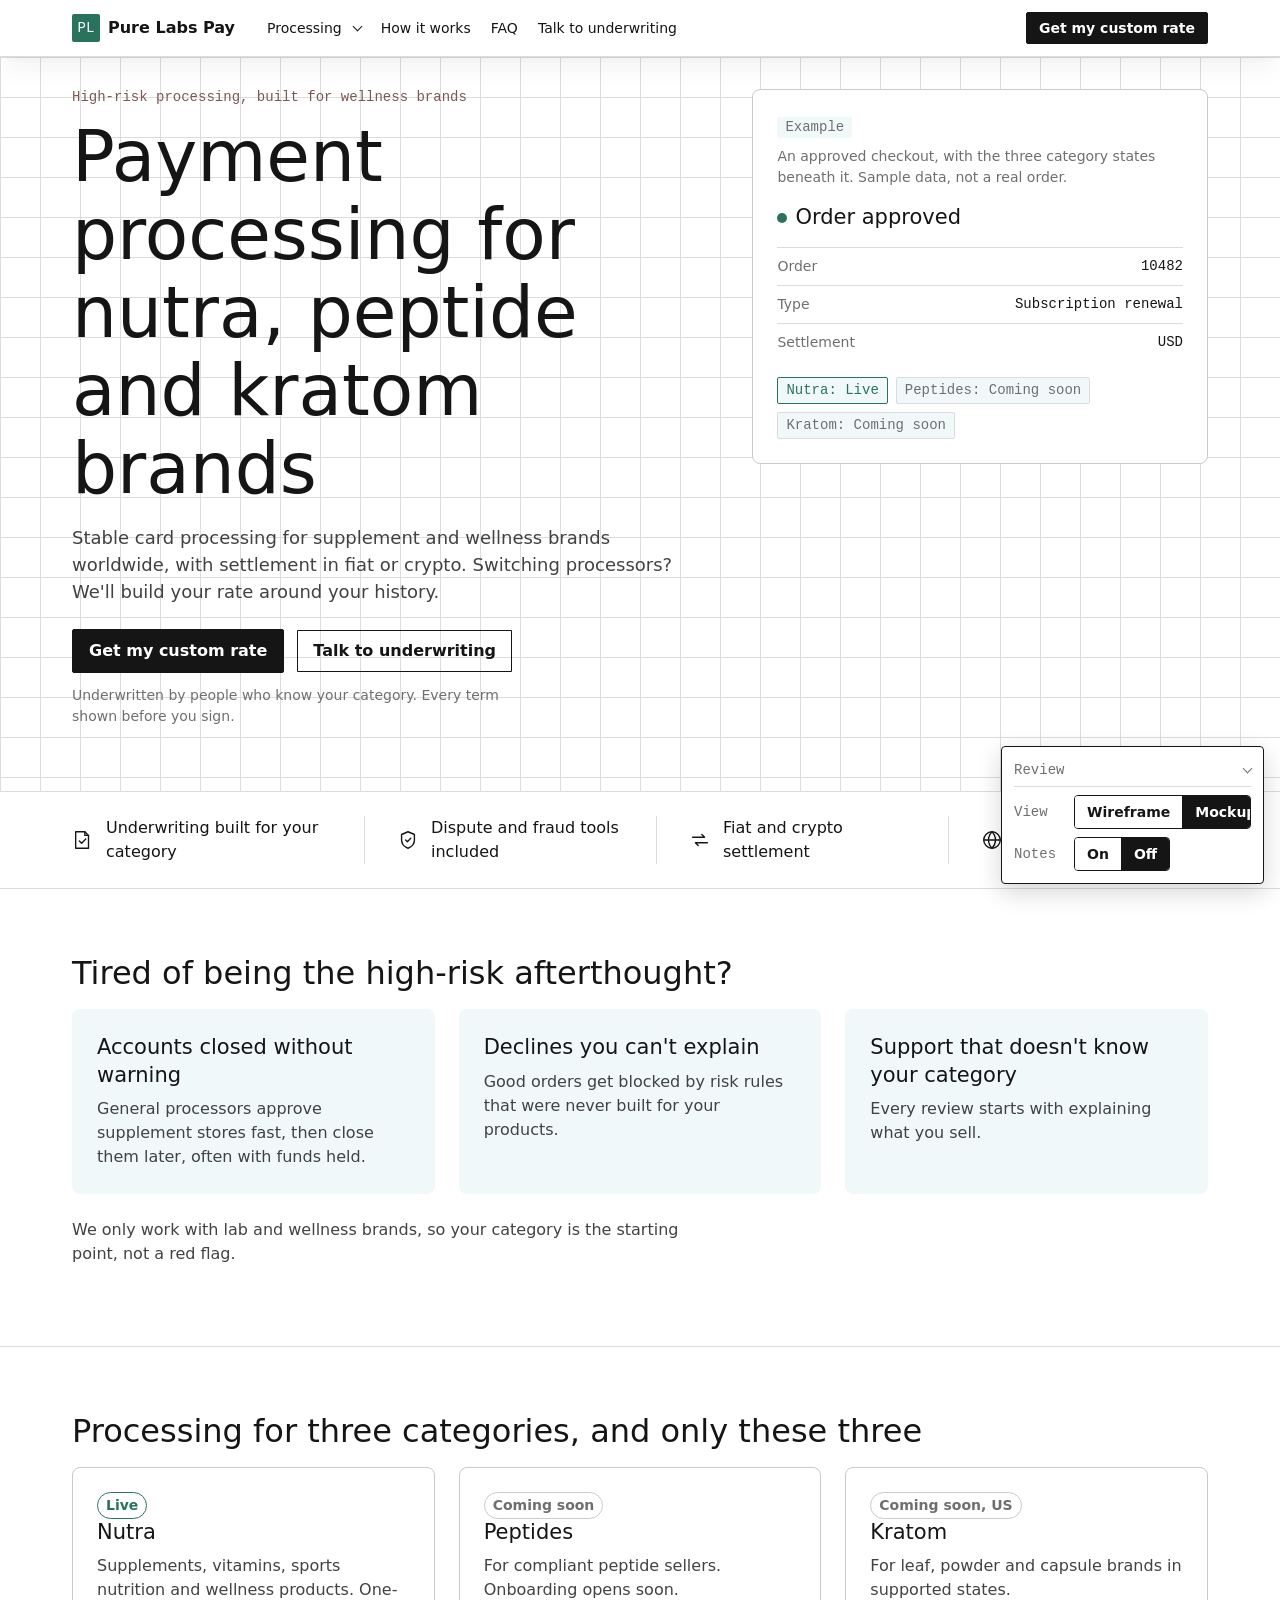
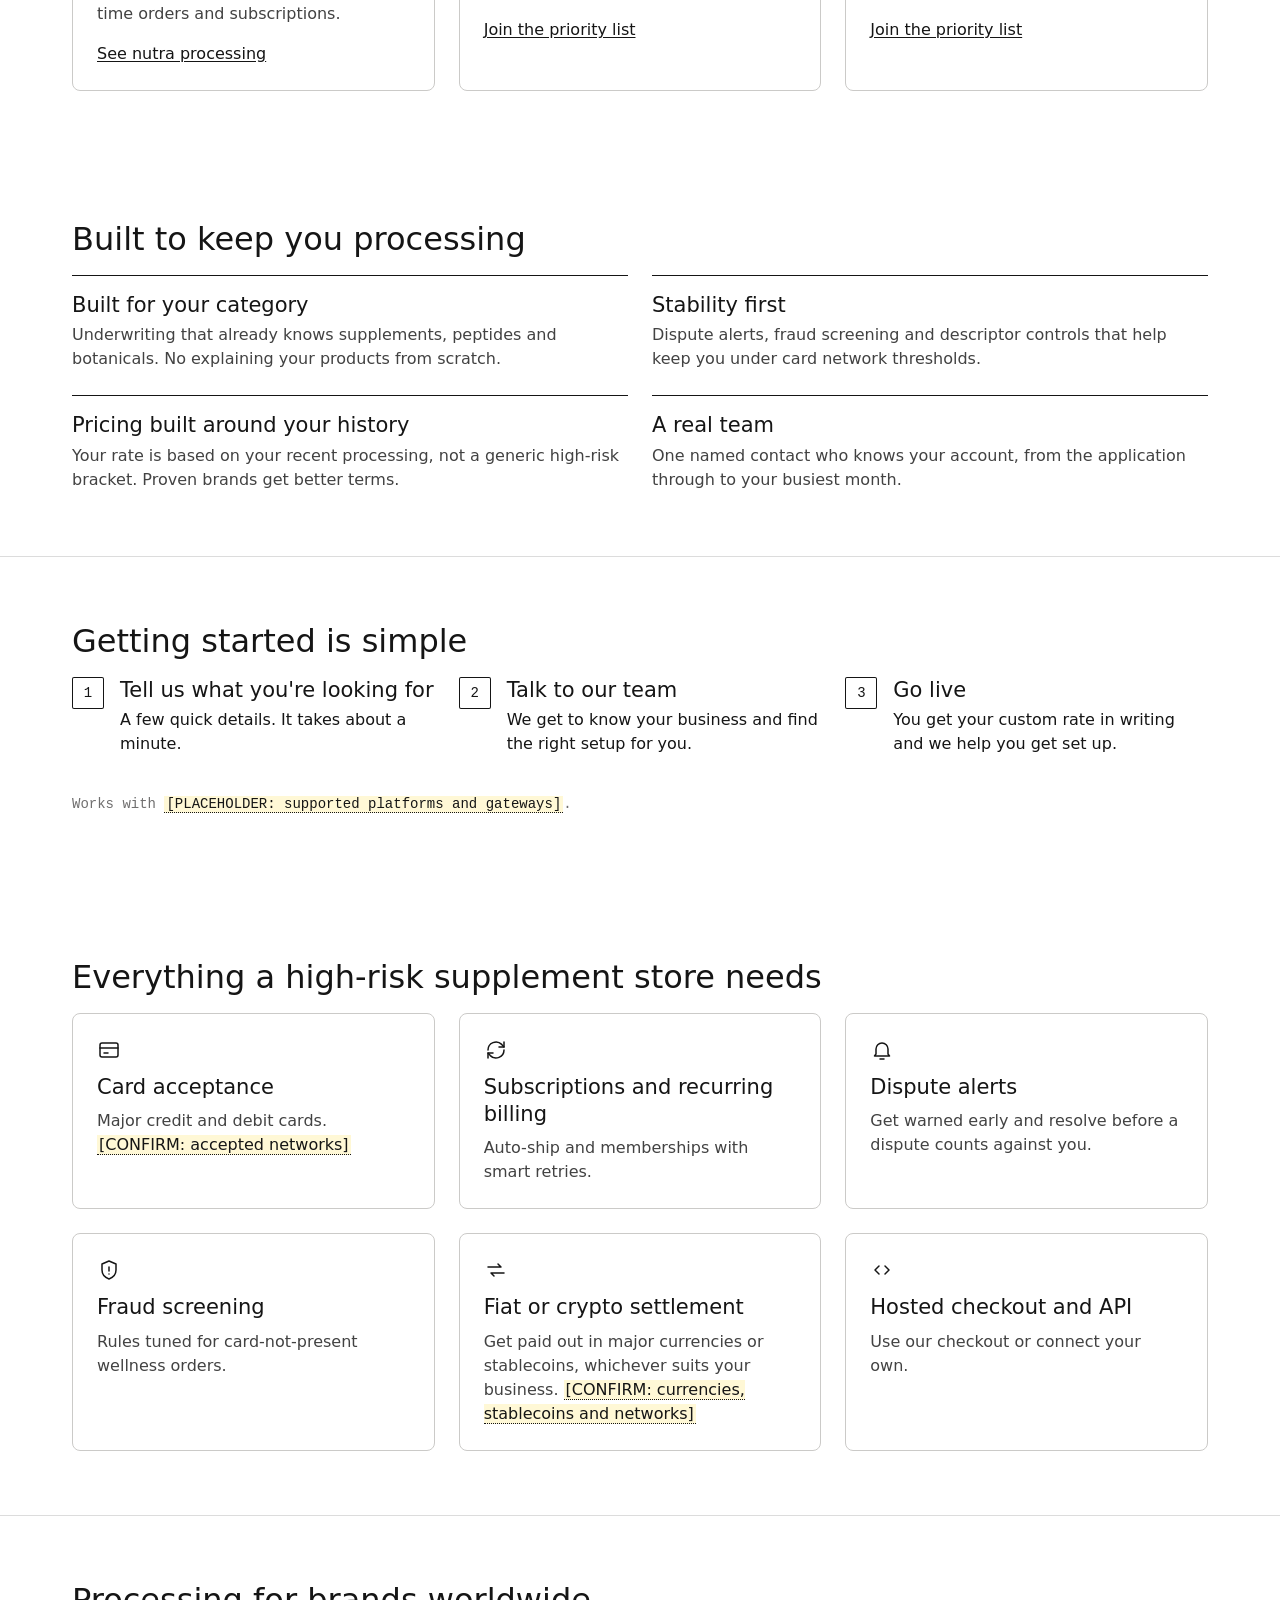
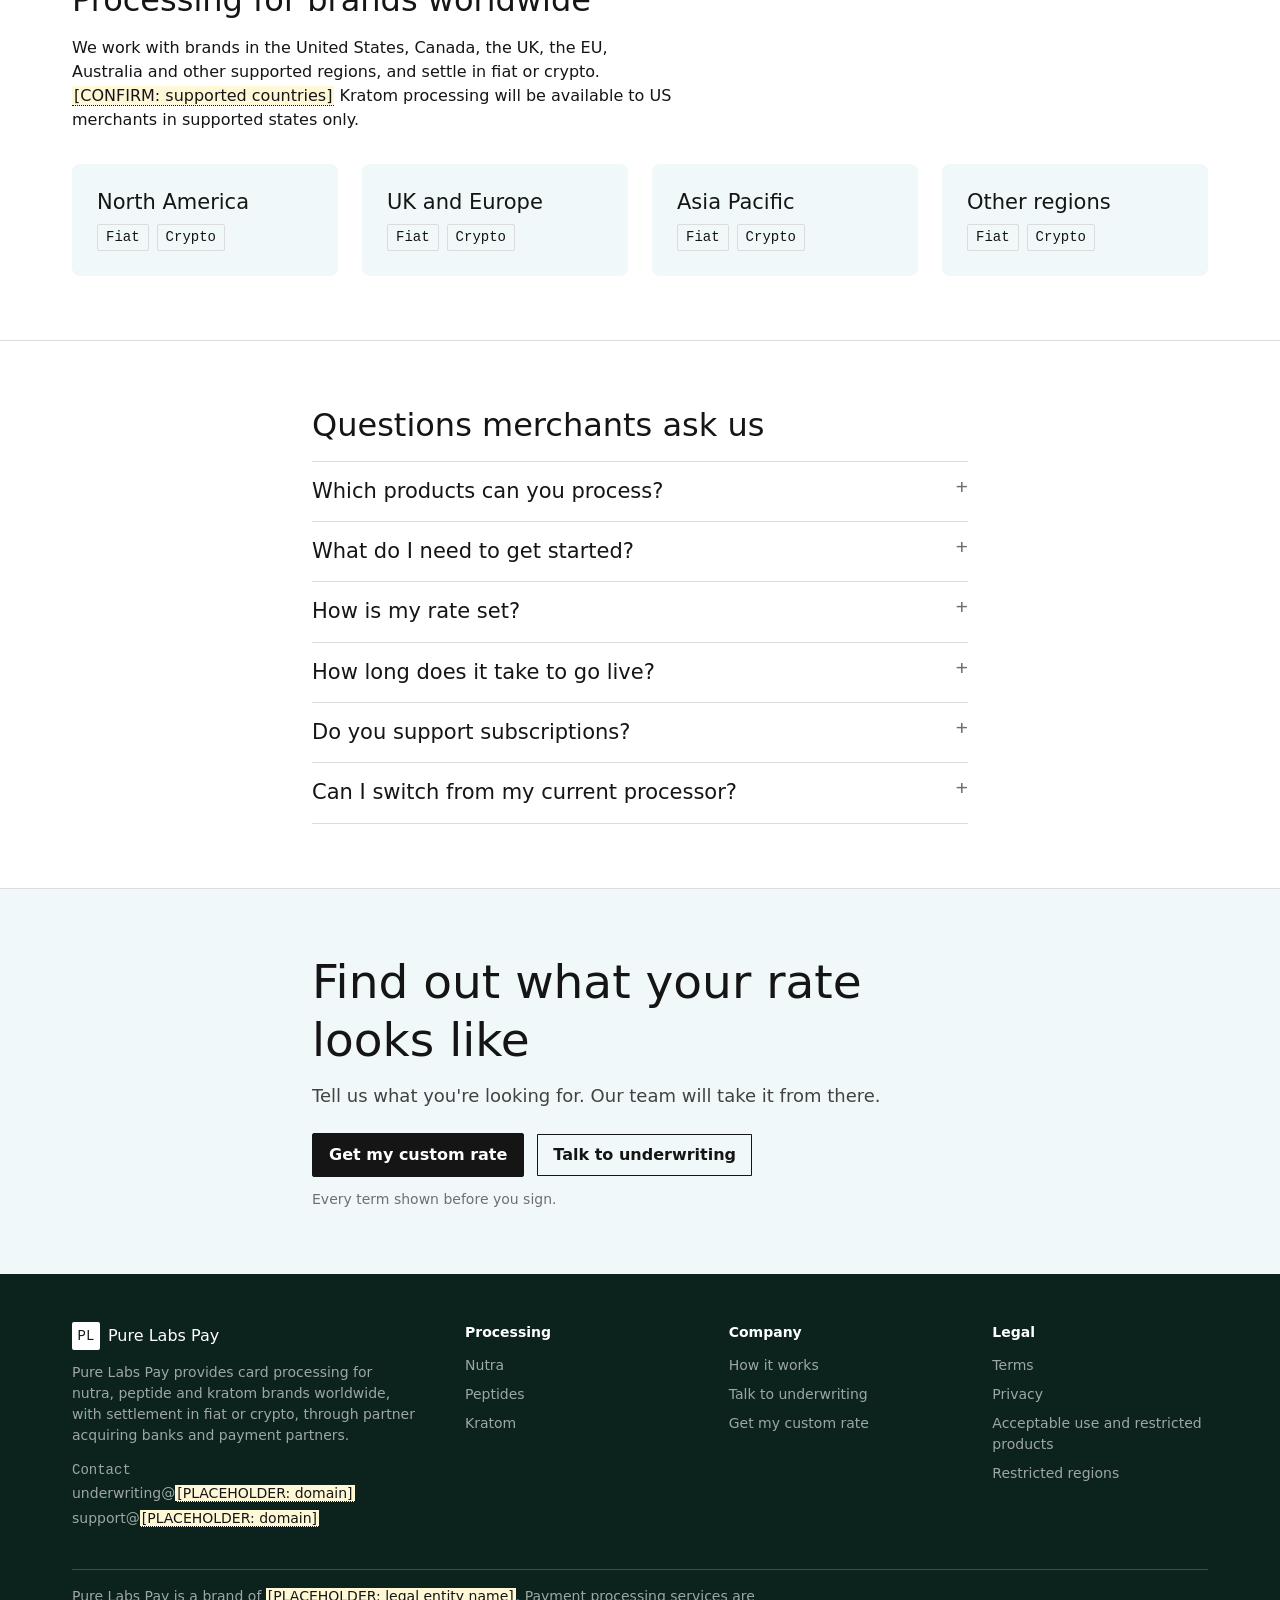
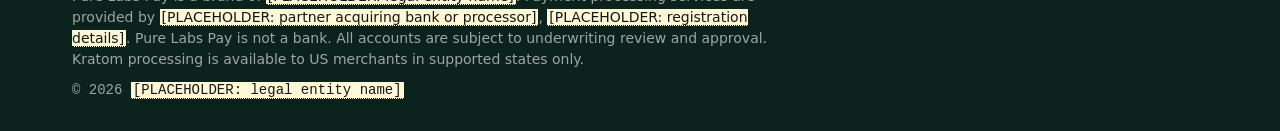
<file: index.html>
<!DOCTYPE html>
<html lang="en">
<head>
  <meta charset="utf-8">
  <meta name="viewport" content="width=device-width, initial-scale=1">
  <title>High Risk Payment Processing for Supplements | Pure Labs Pay</title>
  <meta name="description" content="Merchant accounts for nutra brands worldwide, with settlement in fiat or crypto. Peptide and kratom processing coming soon. Get your custom rate.">
  <!-- SEO -->
  <!-- Replace the [PLACEHOLDER: domain] base in these four places, in
       sitemap.xml, robots.txt, llms.txt and in SITE_BASE in js/main.js. -->
  <link rel="canonical" href="https://[PLACEHOLDER: domain]/index.html">
  <meta property="og:type" content="website">
  <meta property="og:site_name" content="Pure Labs Pay">
  <meta property="og:title" content="High Risk Payment Processing for Supplements | Pure Labs Pay">
  <meta property="og:description" content="Merchant accounts for nutra brands worldwide, with settlement in fiat or crypto. Peptide and kratom processing coming soon. Get your custom rate.">
  <meta property="og:url" content="https://[PLACEHOLDER: domain]/index.html">
  <meta property="og:image" content="https://[PLACEHOLDER: domain]/assets/og-index.png">
  <meta property="og:image:alt" content="Pure Labs Pay, payment processing for nutra, peptide and kratom brands">
  <meta name="twitter:card" content="summary_large_image">
  <meta name="twitter:title" content="High Risk Payment Processing for Supplements | Pure Labs Pay">
  <meta name="twitter:description" content="Merchant accounts for nutra brands worldwide, with settlement in fiat or crypto. Peptide and kratom processing coming soon. Get your custom rate.">
  <meta name="twitter:image" content="https://[PLACEHOLDER: domain]/assets/og-index.png">
  <!-- [PLACEHOLDER: Open Graph image, 1200 by 630, per assets/README.md] -->
  <!-- /SEO -->
  <!-- The design system's faces are mt-neue-display, mt-neue-text, mt-sans and
       mt-mono, which are licensed and not ours. The stacks in css/styles.css
       name each face first, then the substitutes the reference gives: Manrope
       for the two neue cuts, Inter for the sans, IBM Plex Mono for the mono.
       This link stays commented out so the build opens straight from the
       filesystem with no external request. Enable it, or self host, or drop in
       the licensed faces, for production.
       <link rel="preconnect" href="https://fonts.googleapis.com">
       <link rel="preconnect" href="https://fonts.gstatic.com" crossorigin>
       <link rel="stylesheet" href="https://fonts.googleapis.com/css2?family=Manrope:wght@400;500&family=Inter:wght@300;400;500;600&family=IBM+Plex+Mono:wght@500&display=swap">
  -->
  <link rel="stylesheet" href="css/styles.css">
</head>
<!-- data-mode is set here so the page is styled before main.js runs, then
     main.js applies ?mode= or the stored choice. Default is mockup. -->
<body data-mode="mockup">
  <!-- Shared chrome is rendered by js/main.js into these mounts, because the
       build has no build step. The noscript list keeps the site navigable
       with scripting off. -->
  <div id="site-header">
    <noscript>
      <nav aria-label="Main">
        <ul>
          <li><a href="index.html">Home</a></li>
          <li><a href="nutra.html">Nutra</a></li>
          <li><a href="peptides.html">Peptides</a></li>
          <li><a href="kratom.html">Kratom</a></li>
          <li><a href="apply.html">Get my custom rate</a></li>
          <li><a href="contact.html">Talk to underwriting</a></li>
        </ul>
      </nav>
    </noscript>
  </div>

  <main id="main" class="main">

    <!-- 1. Hero -->
    <section class="section hero graph-field" data-note="Intent: say what we process and who for in one line, then hand the visitor the two paths, apply or talk to a person. Nutra leads, because it is the live category. | SEO: primary keyword high risk payment processor for supplements, carried in the meta title. Merchant history is signalled once, in the switching line, and never stated as a requirement. | Dev: copy stack left, product mock right on desktop, stacked on mobile. The faint grid is the graph field from the design system. No photography.">
      <div class="container">
        <div class="split">
          <div class="hero__copy">
            <p class="eyebrow">High-risk processing, built for wellness brands</p>
            <h1>Payment processing for nutra, peptide and kratom brands</h1>
            <p class="lead">Stable card processing for supplement and wellness brands worldwide, with settlement in fiat or crypto. Switching processors? We'll build your rate around your history.</p>
            <div class="btn-row">
              <a class="btn btn--primary" href="apply.html">Get my custom rate</a>
              <a class="btn btn--secondary" href="contact.html">Talk to underwriting</a>
            </div>
            <span class="trust-line">Underwritten by people who know your category. Every term shown before you sign.</span>
          </div>

          <figure class="checkout-card" data-note="Intent: show a clean approval and the category state in one object, instead of a stock photo. | Dev: sample data only, labelled Example, built in markup with no image file. The green dot is the one accent marker the design system allows here. Never show a real merchant order, a real amount or a card network mark.">
            <figcaption class="mock-caption">
              <span class="checkout-card__tag">Example</span>
              <span class="mock-caption__text">An approved checkout, with the three category states beneath it. Sample data, not a real order.</span>
            </figcaption>
            <p class="checkout-card__status"><span class="checkout-card__dot" aria-hidden="true"></span>Order approved</p>
            <dl class="checkout-card__rows">
              <div class="checkout-card__row"><dt>Order</dt><dd>10482</dd></div>
              <div class="checkout-card__row"><dt>Type</dt><dd>Subscription renewal</dd></div>
              <div class="checkout-card__row"><dt>Settlement</dt><dd>USD</dd></div>
            </dl>
            <ul class="chip-row">
              <li class="chip chip--live">Nutra: Live</li>
              <li class="chip chip--muted">Peptides: Coming soon</li>
              <li class="chip chip--muted">Kratom: Coming soon</li>
            </ul>
          </figure>
        </div>
      </div>
    </section>

    <!-- 2. Trust strip, the reusable block -->
    <div data-block="trust-strip"></div>

    <!-- 3. Problem -->
    <section class="section" id="problem" data-note="Intent: name what already happened to this visitor, in their words, before offering anything. Three failures, then the line that says we are the opposite. | SEO: no keyword target, this section earns the read. | Dev: three ice narrative cards. No statistics and no named processors.">
      <div class="container">
        <h2>Tired of being the high-risk afterthought?</h2>
        <div class="feature-grid feature-grid--3">
          <div class="card card--ice">
            <h3 class="card__title">Accounts closed without warning</h3>
            <p>General processors approve supplement stores fast, then close them later, often with funds held.</p>
          </div>
          <div class="card card--ice">
            <h3 class="card__title">Declines you can't explain</h3>
            <p>Good orders get blocked by risk rules that were never built for your products.</p>
          </div>
          <div class="card card--ice">
            <h3 class="card__title">Support that doesn't know your category</h3>
            <p>Every review starts with explaining what you sell.</p>
          </div>
        </div>
        <p class="section-close">We only work with lab and wellness brands, so your category is the starting point, not a red flag.</p>
      </div>
    </section>

    <!-- 4. Verticals -->
    <section class="section section--bordered" id="verticals" data-note="Intent: the three categories and their real state, so nobody applies for something that is not open yet. | SEO: internal links to the three category pages, which carry the category keywords. | Dev: status pills come straight from the rollout state in CLAUDE.md. The two coming soon cards link to the priority list anchor, not the apply form.">
      <div class="container">
        <h2>Processing for three categories, and only these three</h2>
        <div class="feature-grid feature-grid--3">
          <div class="card">
            <p class="chip-row"><span class="pill pill--live">Live</span></p>
            <h3 class="card__title">Nutra</h3>
            <p>Supplements, vitamins, sports nutrition and wellness products. One-time orders and subscriptions.</p>
            <p><a href="nutra.html">See nutra processing</a></p>
          </div>
          <div class="card">
            <p class="chip-row"><span class="pill pill--soon">Coming soon</span></p>
            <h3 class="card__title">Peptides</h3>
            <p>For compliant peptide sellers. Onboarding opens soon.</p>
            <p><a href="peptides.html#priority-list">Join the priority list</a></p>
          </div>
          <div class="card">
            <p class="chip-row"><span class="pill pill--soon">Coming soon, US</span></p>
            <h3 class="card__title">Kratom</h3>
            <p>For leaf, powder and capsule brands in supported states.</p>
            <p><a href="kratom.html#priority-list">Join the priority list</a></p>
          </div>
        </div>
      </div>
    </section>

    <!-- 5. Pillars -->
    <section class="section" id="pillars" data-note="Intent: the four reasons to choose us, in the order from the positioning. Pricing is described by what it is based on, never by a number. | SEO: no keyword target. | Dev: hairline rules rather than boxes, so the page keeps its ledger texture. Pillar three must never gain a rate, a bracket or a percentage.">
      <div class="container">
        <h2>Built to keep you processing</h2>
        <div class="feature-grid">
          <div class="pillar">
            <h3>Built for your category</h3>
            <p>Underwriting that already knows supplements, peptides and botanicals. No explaining your products from scratch.</p>
          </div>
          <div class="pillar">
            <h3>Stability first</h3>
            <p>Dispute alerts, fraud screening and descriptor controls that help keep you under card network thresholds.</p>
          </div>
          <div class="pillar">
            <h3>Pricing built around your history</h3>
            <p>Your rate is based on your recent processing, not a generic high-risk bracket. Proven brands get better terms.</p>
          </div>
          <div class="pillar">
            <h3>A real team</h3>
            <p>One named contact who knows your account, from the application through to your busiest month.</p>
          </div>
        </div>
      </div>
    </section>

    <!-- 6. How it works, the reusable block, shared with the category pages -->
    <div data-block="how-it-works"></div>

    <!-- 7. Features -->
    <section class="section" id="features" data-note="Intent: the capability list a store owner scans for before they will fill in a form. Capabilities only, no terms, no numbers. | SEO: no keyword target, though the tiles carry product language a reader expects. | Dev: six tiles with line icons drawn in markup. The two CONFIRM items hold until the team signs off on networks and settlement currencies.">
      <div class="container">
        <h2>Everything a high-risk supplement store needs</h2>
        <div class="feature-grid feature-grid--3">
        <div class="card">
          <svg class="tile__icon" viewBox="0 0 24 24" fill="none" stroke="currentColor" stroke-width="1.5" stroke-linecap="round" stroke-linejoin="round" aria-hidden="true" focusable="false"><rect x="3" y="5" width="18" height="14" rx="2"/><path d="M3 10h18"/><path d="M7 15h4"/></svg>
          <h3 class="card__title">Card acceptance</h3>
          <p>Major credit and debit cards. <span class="ph-text">[CONFIRM: accepted networks]</span></p>
        </div>
        <div class="card">
          <svg class="tile__icon" viewBox="0 0 24 24" fill="none" stroke="currentColor" stroke-width="1.5" stroke-linecap="round" stroke-linejoin="round" aria-hidden="true" focusable="false"><path d="M4 12a8 8 0 0 1 13.7-5.6L20 9"/><path d="M20 4v5h-5"/><path d="M20 12a8 8 0 0 1-13.7 5.6L4 15"/><path d="M4 20v-5h5"/></svg>
          <h3 class="card__title">Subscriptions and recurring billing</h3>
          <p>Auto-ship and memberships with smart retries.</p>
        </div>
        <div class="card">
          <svg class="tile__icon" viewBox="0 0 24 24" fill="none" stroke="currentColor" stroke-width="1.5" stroke-linecap="round" stroke-linejoin="round" aria-hidden="true" focusable="false"><path d="M18 16v-5a6 6 0 0 0-12 0v5l-1.5 2h15z"/><path d="M10 21h4"/></svg>
          <h3 class="card__title">Dispute alerts</h3>
          <p>Get warned early and resolve before a dispute counts against you.</p>
        </div>
        <div class="card">
          <svg class="tile__icon" viewBox="0 0 24 24" fill="none" stroke="currentColor" stroke-width="1.5" stroke-linecap="round" stroke-linejoin="round" aria-hidden="true" focusable="false"><path d="M12 3l7 3v6c0 4.5-3 7.5-7 9-4-1.5-7-4.5-7-9V6z"/><path d="M12 9v4"/><path d="M12 16h.01"/></svg>
          <h3 class="card__title">Fraud screening</h3>
          <p>Rules tuned for card-not-present wellness orders.</p>
        </div>
        <div class="card">
          <svg class="tile__icon" viewBox="0 0 24 24" fill="none" stroke="currentColor" stroke-width="1.5" stroke-linecap="round" stroke-linejoin="round" aria-hidden="true" focusable="false"><path d="M4 9h13l-3-3"/><path d="M20 15H7l3 3"/></svg>
          <h3 class="card__title">Fiat or crypto settlement</h3>
          <p>Get paid out in major currencies or stablecoins, whichever suits your business. <span class="ph-text">[CONFIRM: currencies, stablecoins and networks]</span></p>
        </div>
        <div class="card">
          <svg class="tile__icon" viewBox="0 0 24 24" fill="none" stroke="currentColor" stroke-width="1.5" stroke-linecap="round" stroke-linejoin="round" aria-hidden="true" focusable="false"><path d="M9 8l-4 4 4 4"/><path d="M15 8l4 4-4 4"/></svg>
          <h3 class="card__title">Hosted checkout and API</h3>
          <p>Use our checkout or connect your own.</p>
        </div>
        </div>
      </div>
    </section>

    <!-- 8. Markets -->
    <section class="section section--bordered" id="markets" data-note="Intent: set the geography honestly, including the kratom restriction, so nobody applies from a market we cannot serve. | SEO: carries the secondary keywords high risk merchant account USA and high risk merchant account Canada when the copy is finalised. | Dev: four region tiles, each showing both settlement options. The kratom restriction stays in the paragraph above, because it is a category rule rather than a region rule.">
      <div class="container">
        <h2>Processing for brands worldwide</h2>
        <p class="section-intro">We work with brands in the United States, Canada, the UK, the EU, Australia and other supported regions, and settle in fiat or crypto. <span class="ph-text">[CONFIRM: supported countries]</span> Kratom processing will be available to US merchants in supported states only.</p>
        <div class="feature-grid feature-grid--4">
          <div class="card card--ice">
            <h3 class="card__title">North America</h3>
            <ul class="chip-row"><li class="chip">Fiat</li><li class="chip">Crypto</li></ul>
          </div>
          <div class="card card--ice">
            <h3 class="card__title">UK and Europe</h3>
            <ul class="chip-row"><li class="chip">Fiat</li><li class="chip">Crypto</li></ul>
          </div>
          <div class="card card--ice">
            <h3 class="card__title">Asia Pacific</h3>
            <ul class="chip-row"><li class="chip">Fiat</li><li class="chip">Crypto</li></ul>
          </div>
          <div class="card card--ice">
            <h3 class="card__title">Other regions</h3>
            <ul class="chip-row"><li class="chip">Fiat</li><li class="chip">Crypto</li></ul>
          </div>
        </div>
      </div>
    </section>

    <!-- 9. Testimonials. Hidden while CONFIG.showTestimonials is false, and
         shown as a placeholder when notes are on, so reviewers can see the slot. -->
    <section class="section" id="testimonials" data-testimonials hidden data-note="Intent: merchant proof, once there is proof to show. | SEO: no keyword target. | Dev: renders only when CONFIG.showTestimonials is true. While the flag is false this section is hidden on the page and appears only in notes mode, as the placeholder below. No quote ships without written approval from the merchant.">
      <div class="container container--narrow">
        <h2><span class="ph-text">[PLACEHOLDER: testimonials section heading]</span></h2>
        <div class="ph ph--4x3">
          <span class="ph__label">[PLACEHOLDER: 2 to 3 approved merchant quotes]</span>
        </div>
        <p class="meta-line mt-4">Hidden on the page while CONFIG.showTestimonials is false.</p>
      </div>
    </section>

    <!-- 10. FAQ -->
    <section class="section section--bordered" id="faq" data-note="Intent: answer what a shut down merchant actually asks, without publishing a single term. The rate answer says how a rate is built, never what it is. | SEO: anchor target for the FAQ link, and the questions carry long tail queries. | Dev: native details and summary, so it works with no script and is keyboard navigable. Keep answers free of times, percentages and limits.">
      <div class="container container--narrow">
        <h2>Questions merchants ask us</h2>
        <div class="faq">
        <details class="faq__item">
          <summary>Which products can you process?</summary>
          <div class="faq__body"><p>Nutra and supplement brands can apply today. Peptide and kratom processing is opening soon, and you can join the priority list now. See our acceptable use page for products we don't support.</p></div>
        </details>
        <details class="faq__item">
          <summary>What do I need to get started?</summary>
          <div class="faq__body"><p>Just your name, email, website and rough monthly volume. Our team takes it from there and walks you through anything else we need.</p></div>
        </details>
        <details class="faq__item">
          <summary>How is my rate set?</summary>
          <div class="faq__body"><p>Every rate is custom. We look at your category, your processing history, volume and dispute levels. You see every term in writing before you sign.</p></div>
        </details>
        <details class="faq__item">
          <summary>How long does it take to go live?</summary>
          <div class="faq__body"><p>It depends on your business and setup. Our team gives you a clear timeline once we've talked.</p></div>
        </details>
        <details class="faq__item">
          <summary>Do you support subscriptions?</summary>
          <div class="faq__body"><p>Yes. We support auto-ship and memberships, and we'll help you set up clear billing descriptors and cancellation flows that cut disputes.</p></div>
        </details>
        <details class="faq__item">
          <summary>Can I switch from my current processor?</summary>
          <div class="faq__body"><p>Yes, most of our merchants do. Keep your current setup running while we review, then switch once your account is live.</p></div>
        </details>
        </div>
      </div>
    </section>

    <!-- 11. Closing call to action, the reusable block -->
    <div data-block="final-cta"></div>

  </main>

  <div id="site-footer">
    <noscript>
      <nav aria-label="Footer">
        <ul>
          <li><a href="nutra.html">Nutra</a></li>
          <li><a href="peptides.html">Peptides</a></li>
          <li><a href="kratom.html">Kratom</a></li>
          <li><a href="apply.html">Get my custom rate</a></li>
          <li><a href="contact.html">Talk to underwriting</a></li>
          <li><a href="legal/terms.html">Terms</a></li>
          <li><a href="legal/privacy.html">Privacy</a></li>
          <li><a href="legal/acceptable-use.html">Acceptable use and restricted products</a></li>
          <li><a href="legal/restricted-regions.html">Restricted regions</a></li>
        </ul>
      </nav>
    </noscript>
  </div>

  <script src="js/main.js"></script>
</body>
</html>
</file>
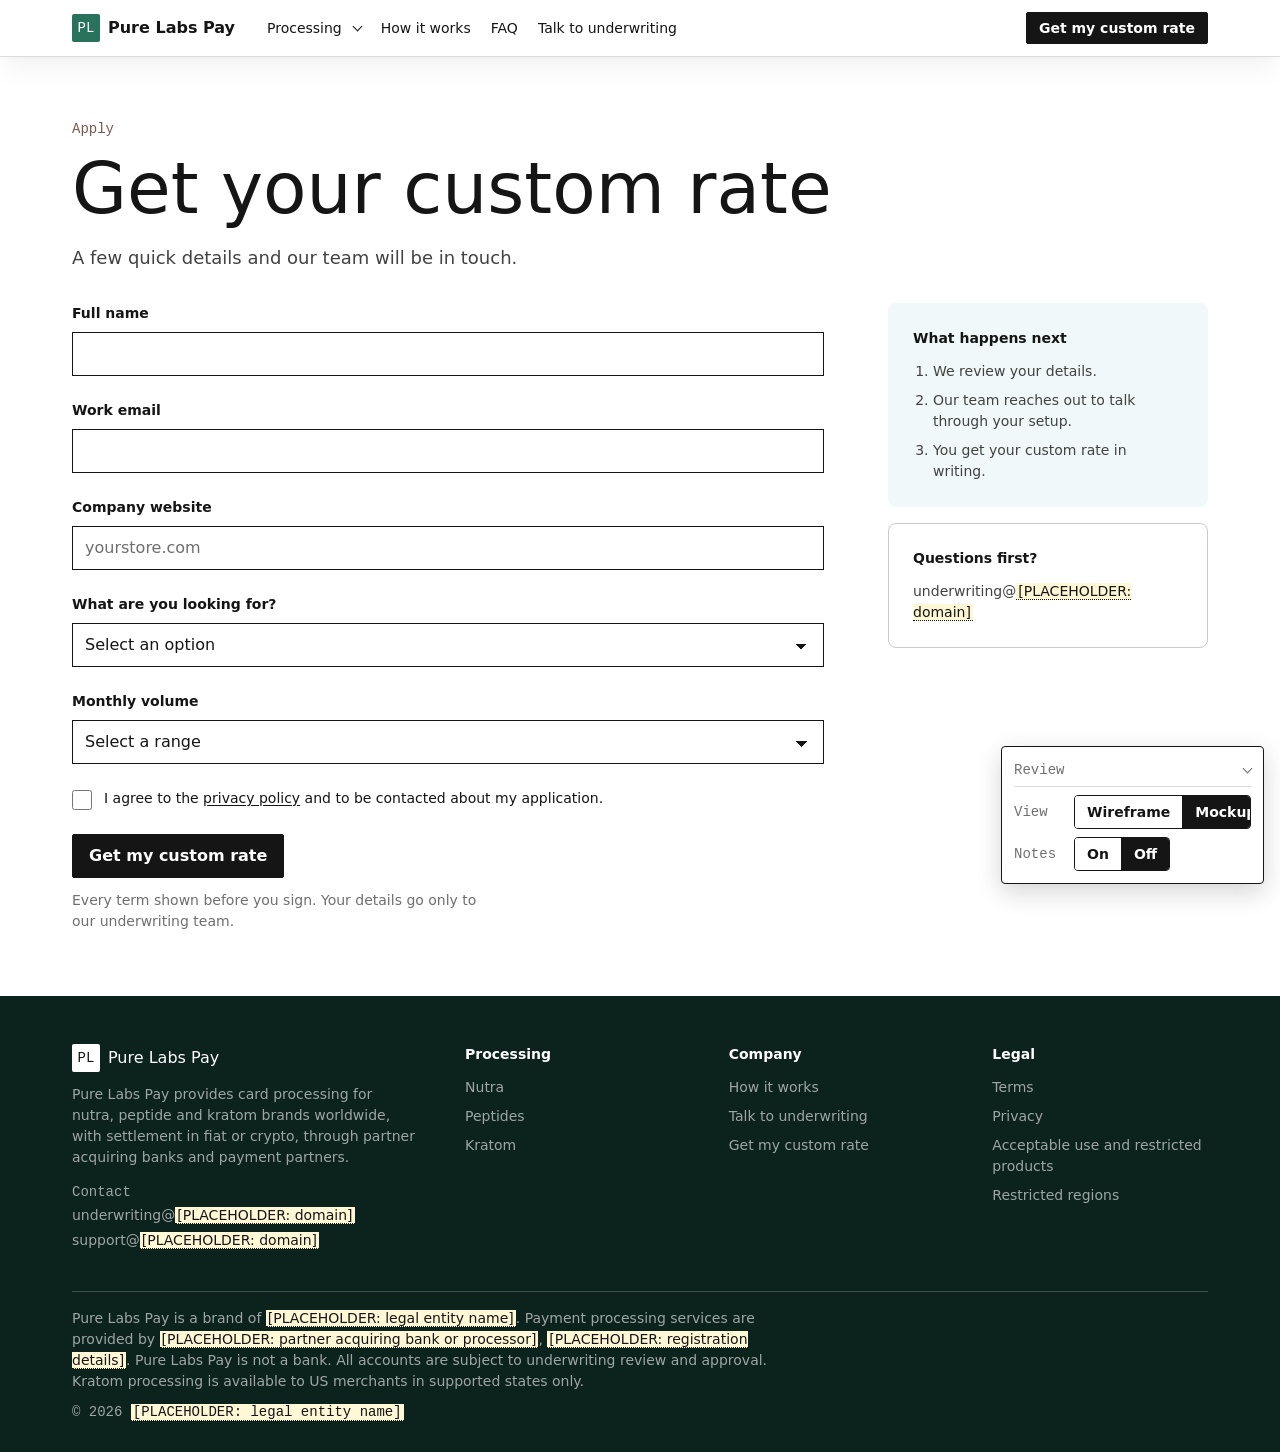
<file: apply.html>
<!DOCTYPE html>
<html lang="en">
<head>
  <meta charset="utf-8">
  <meta name="viewport" content="width=device-width, initial-scale=1">
  <title>Get Your Custom Rate | Pure Labs Pay</title>
  <meta name="description" content="Tell us about your business and your current processing. We'll review your details and come back with a custom rate.">
  <!-- SEO -->
  <!-- Replace the [PLACEHOLDER: domain] base in these four places, in
       sitemap.xml, robots.txt, llms.txt and in SITE_BASE in js/main.js. -->
  <link rel="canonical" href="https://[PLACEHOLDER: domain]/apply.html">
  <meta property="og:type" content="website">
  <meta property="og:site_name" content="Pure Labs Pay">
  <meta property="og:title" content="Get Your Custom Rate | Pure Labs Pay">
  <meta property="og:description" content="Tell us about your business and your current processing. We'll review your details and come back with a custom rate.">
  <meta property="og:url" content="https://[PLACEHOLDER: domain]/apply.html">
  <meta property="og:image" content="https://[PLACEHOLDER: domain]/assets/og-apply.png">
  <meta property="og:image:alt" content="Pure Labs Pay, payment processing for nutra, peptide and kratom brands">
  <meta name="twitter:card" content="summary_large_image">
  <meta name="twitter:title" content="Get Your Custom Rate | Pure Labs Pay">
  <meta name="twitter:description" content="Tell us about your business and your current processing. We'll review your details and come back with a custom rate.">
  <meta name="twitter:image" content="https://[PLACEHOLDER: domain]/assets/og-apply.png">
  <!-- [PLACEHOLDER: Open Graph image, 1200 by 630, per assets/README.md] -->
  <!-- /SEO -->
  <!-- The design system's faces are mt-neue-display, mt-neue-text, mt-sans and
       mt-mono, which are licensed and not ours. The stacks in css/styles.css
       name each face first, then the substitutes the reference gives: Manrope
       for the two neue cuts, Inter for the sans, IBM Plex Mono for the mono.
       This link stays commented out so the build opens straight from the
       filesystem with no external request. Enable it, or self host, or drop in
       the licensed faces, for production.
       <link rel="preconnect" href="https://fonts.googleapis.com">
       <link rel="preconnect" href="https://fonts.gstatic.com" crossorigin>
       <link rel="stylesheet" href="https://fonts.googleapis.com/css2?family=Manrope:wght@400;500&family=Inter:wght@300;400;500;600&family=IBM+Plex+Mono:wght@500&display=swap">
  -->
  <link rel="stylesheet" href="css/styles.css">
</head>
<!-- data-mode is set here so the page is styled before main.js runs, then
     main.js applies ?mode= or the stored choice. Default is mockup. -->
<body data-mode="mockup">
  <!-- Shared chrome is rendered by js/main.js into these mounts, because the
       build has no build step. The noscript list keeps the site navigable
       with scripting off. -->
  <div id="site-header">
    <noscript>
      <nav aria-label="Main">
        <ul>
          <li><a href="index.html">Home</a></li>
          <li><a href="nutra.html">Nutra</a></li>
          <li><a href="peptides.html">Peptides</a></li>
          <li><a href="kratom.html">Kratom</a></li>
          <li><a href="apply.html">Get my custom rate</a></li>
          <li><a href="contact.html">Talk to underwriting</a></li>
        </ul>
      </nav>
    </noscript>
  </div>

  <main id="main" class="main">

    <section class="section" data-note="Intent: capture the lead in under a minute. Rule B stage one: five fields, no qualifying questions, no document list. The team qualifies internally and sends the private application afterwards. | SEO: not a keyword target. Indexable but thin on purpose. | Dev: the form is the shared lead-form block from js/main.js. ?vertical=nutra, peptides or kratom sets the category silently, and a category that is not open yet switches the payload source to waitlist and shows the priority list note.">
      <div class="container">
        <p class="eyebrow">Apply</p>
        <h1>Get your custom rate</h1>
        <p class="lead">A few quick details and our team will be in touch.</p>

        <div class="apply-layout mt-6">
          <div>
            <div data-block="lead-form"
                 data-submit-label="Get my custom rate"
                 data-trust="Every term shown before you sign. Your details go only to our underwriting team."
                 data-success-title="Thanks, we&#39;ve got your details"
                 data-success-text="An underwriter will review them and email you the next step. &lt;span class=&quot;ph-text&quot;&gt;[PLACEHOLDER: response time, if committed]&lt;/span&gt;"></div>
          </div>

          <aside class="apply-aside" data-note="Intent: answer what happens next while the visitor is still deciding whether to finish. Three steps, no document list, because nothing is asked for at this stage. | SEO: no keyword target. | Dev: sticky from 1024px, stacked above the form on mobile. The address is selectable text, not a mailto, while the domain is a placeholder.">
            <div class="card card--ice">
              <h2>What happens next</h2>
              <ol>
                <li>We review your details.</li>
                <li>Our team reaches out to talk through your setup.</li>
                <li>You get your custom rate in writing.</li>
              </ol>
            </div>

            <div class="card card--flat">
              <h2>Questions first?</h2>
              <p class="apply-aside__contact">underwriting@<span class="ph-text">[PLACEHOLDER: domain]</span></p>
            </div>
          </aside>
        </div>
      </div>
    </section>

  </main>

  <div id="site-footer">
    <noscript>
      <nav aria-label="Footer">
        <ul>
          <li><a href="nutra.html">Nutra</a></li>
          <li><a href="peptides.html">Peptides</a></li>
          <li><a href="kratom.html">Kratom</a></li>
          <li><a href="apply.html">Get my custom rate</a></li>
          <li><a href="contact.html">Talk to underwriting</a></li>
          <li><a href="legal/terms.html">Terms</a></li>
          <li><a href="legal/privacy.html">Privacy</a></li>
          <li><a href="legal/acceptable-use.html">Acceptable use and restricted products</a></li>
          <li><a href="legal/restricted-regions.html">Restricted regions</a></li>
        </ul>
      </nav>
    </noscript>
  </div>

  <script src="js/main.js"></script>
</body>
</html>
</file>
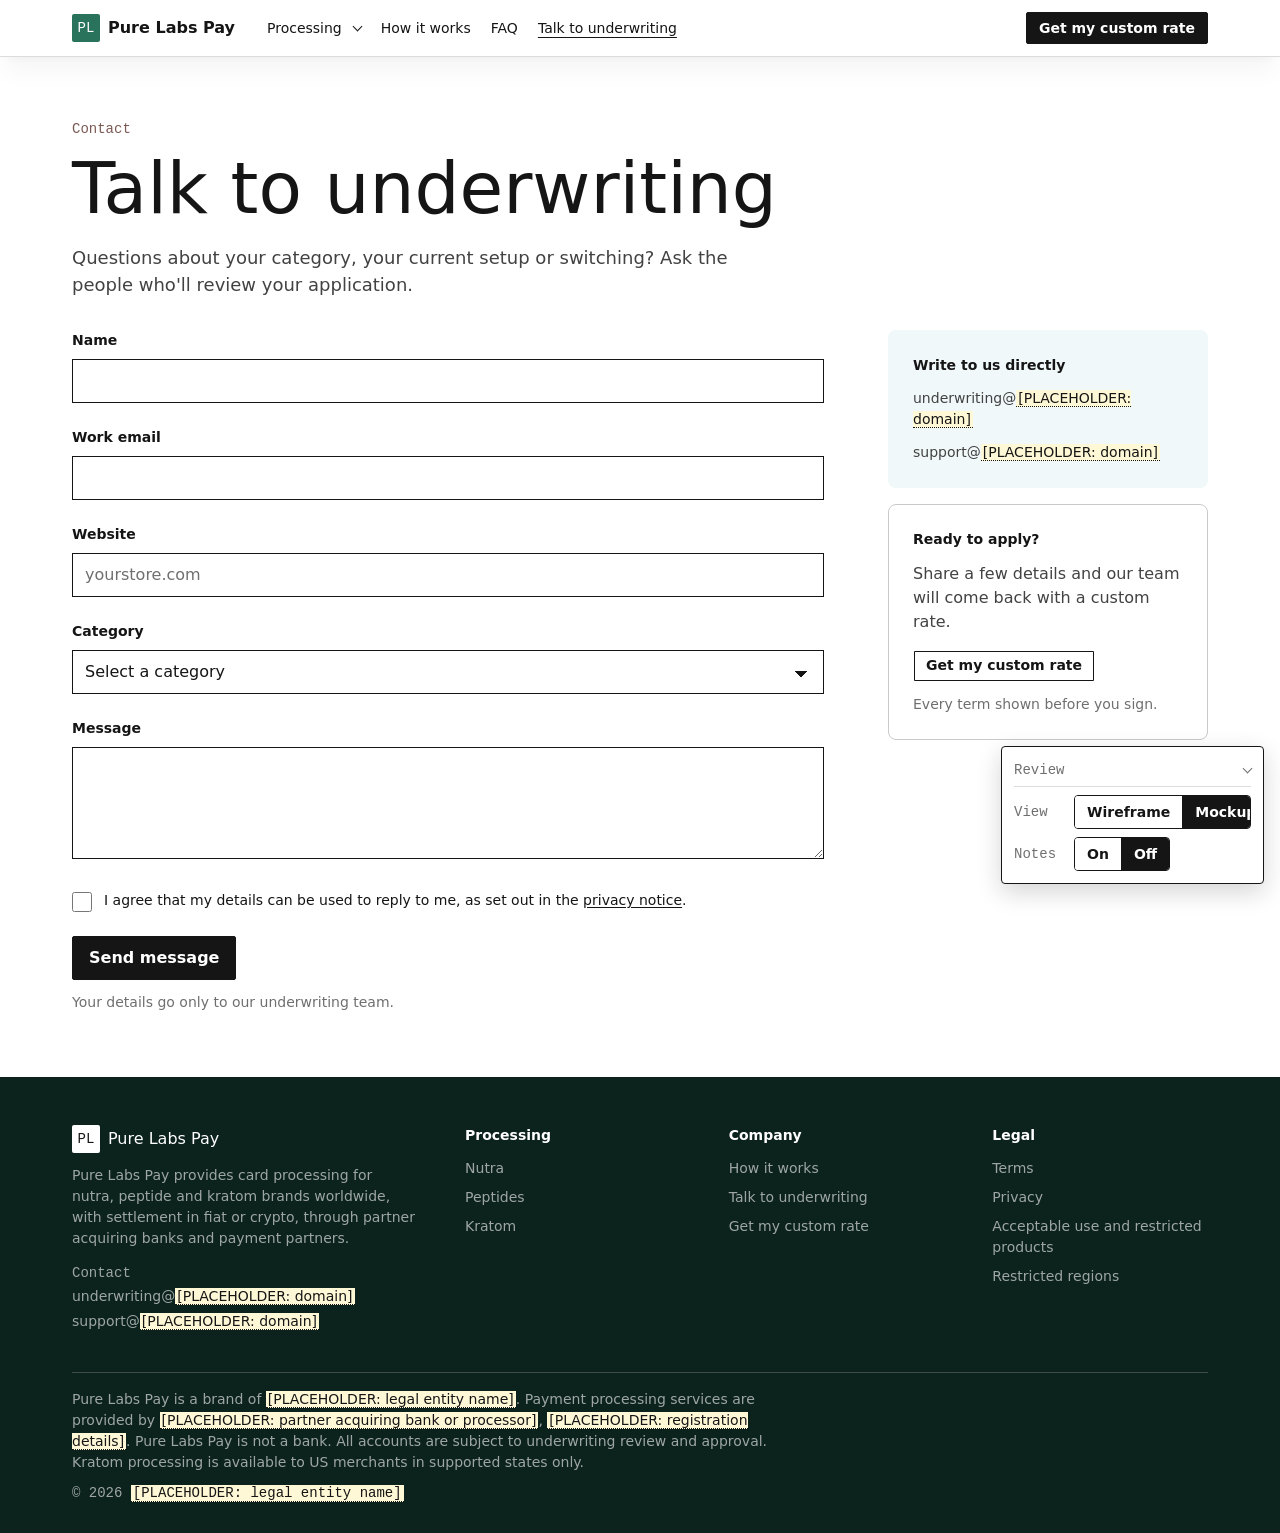
<file: contact.html>
<!DOCTYPE html>
<html lang="en">
<head>
  <meta charset="utf-8">
  <meta name="viewport" content="width=device-width, initial-scale=1">
  <title>Talk to Underwriting | Pure Labs Pay</title>
  <meta name="description" content="Questions about your category, your current setup or switching? Ask the people who'll review your application.">
  <!-- SEO -->
  <!-- Replace the [PLACEHOLDER: domain] base in these four places, in
       sitemap.xml, robots.txt, llms.txt and in SITE_BASE in js/main.js. -->
  <link rel="canonical" href="https://[PLACEHOLDER: domain]/contact.html">
  <meta property="og:type" content="website">
  <meta property="og:site_name" content="Pure Labs Pay">
  <meta property="og:title" content="Talk to Underwriting | Pure Labs Pay">
  <meta property="og:description" content="Questions about your category, your current setup or switching? Ask the people who'll review your application.">
  <meta property="og:url" content="https://[PLACEHOLDER: domain]/contact.html">
  <meta property="og:image" content="https://[PLACEHOLDER: domain]/assets/og-contact.png">
  <meta property="og:image:alt" content="Pure Labs Pay, payment processing for nutra, peptide and kratom brands">
  <meta name="twitter:card" content="summary_large_image">
  <meta name="twitter:title" content="Talk to Underwriting | Pure Labs Pay">
  <meta name="twitter:description" content="Questions about your category, your current setup or switching? Ask the people who'll review your application.">
  <meta name="twitter:image" content="https://[PLACEHOLDER: domain]/assets/og-contact.png">
  <!-- [PLACEHOLDER: Open Graph image, 1200 by 630, per assets/README.md] -->
  <!-- /SEO -->
  <!-- The design system's faces are mt-neue-display, mt-neue-text, mt-sans and
       mt-mono, which are licensed and not ours. The stacks in css/styles.css
       name each face first, then the substitutes the reference gives: Manrope
       for the two neue cuts, Inter for the sans, IBM Plex Mono for the mono.
       This link stays commented out so the build opens straight from the
       filesystem with no external request. Enable it, or self host, or drop in
       the licensed faces, for production.
       <link rel="preconnect" href="https://fonts.googleapis.com">
       <link rel="preconnect" href="https://fonts.gstatic.com" crossorigin>
       <link rel="stylesheet" href="https://fonts.googleapis.com/css2?family=Manrope:wght@400;500&family=Inter:wght@300;400;500;600&family=IBM+Plex+Mono:wght@500&display=swap">
  -->
  <link rel="stylesheet" href="css/styles.css">
</head>
<!-- data-mode is set here so the page is styled before main.js runs, then
     main.js applies ?mode= or the stored choice. Default is mockup. -->
<body data-mode="mockup">
  <!-- Shared chrome is rendered by js/main.js into these mounts, because the
       build has no build step. The noscript list keeps the site navigable
       with scripting off. -->
  <div id="site-header">
    <noscript>
      <nav aria-label="Main">
        <ul>
          <li><a href="index.html">Home</a></li>
          <li><a href="nutra.html">Nutra</a></li>
          <li><a href="peptides.html">Peptides</a></li>
          <li><a href="kratom.html">Kratom</a></li>
          <li><a href="apply.html">Get my custom rate</a></li>
          <li><a href="contact.html">Talk to underwriting</a></li>
        </ul>
      </nav>
    </noscript>
  </div>

  <main id="main" class="main">

    <section class="section" data-note="Intent: the path for a merchant who wants a person before a form. Shorter than the application on purpose, and it says who answers. | SEO: not a keyword target. | Dev: shared form engine, five fields and a consent box. Nothing posts while CONFIG.FORM_ENDPOINT is empty. No commercial terms anywhere on this page.">
      <div class="container">
        <p class="eyebrow">Contact</p>
        <h1>Talk to underwriting</h1>
        <p class="lead">Questions about your category, your current setup or switching? Ask the people who'll review your application.</p>

        <div class="apply-layout mt-6">
          <div>
            <form class="form" id="contact-form" data-form="contact" data-vertical-from="vertical" novalidate data-note-outside data-note="Dev: field names are the payload keys. The vertical answer lands in the payload as the vertical, the same key the category pages use.">

              <div class="field">
                <label class="field__label" for="ct-name">Name</label>
                <input class="input" type="text" id="ct-name" name="fullName" autocomplete="name" required>
                <p class="field__error">Enter your name.</p>
              </div>

              <div class="field">
                <label class="field__label" for="ct-email">Work email</label>
                <input class="input" type="email" id="ct-email" name="workEmail" autocomplete="email" required>
                <p class="field__error">Enter an email address we can reply to.</p>
              </div>

              <div class="field">
                <label class="field__label" for="ct-website">Website</label>
                <input class="input" type="text" inputmode="url" id="ct-website" name="website" placeholder="yourstore.com" required>
                <p class="field__error">Enter the website where you sell.</p>
              </div>

              <div class="field">
                <label class="field__label" for="ct-vertical">Category</label>
                <select class="select" id="ct-vertical" name="vertical" required>
                  <option value="">Select a category</option>
                  <option value="Nutra">Nutra</option>
                  <option value="Peptides">Peptides</option>
                  <option value="Kratom">Kratom</option>
                  <option value="Other">Other</option>
                </select>
                <p class="field__error">Select the category you sell in.</p>
              </div>

              <div class="field">
                <label class="field__label" for="ct-message">Message</label>
                <textarea class="textarea" id="ct-message" name="message" required></textarea>
                <p class="field__error">Tell us what you would like to ask.</p>
              </div>

              <div class="field">
                <label class="checkbox">
                  <input type="checkbox" name="consent" value="yes" required>
                  <span>I agree that my details can be used to reply to me, as set out in the <a href="legal/privacy.html">privacy notice</a>.</span>
                </label>
                <p class="field__error">Please agree before sending your message.</p>
              </div>

              <div>
                <button class="btn btn--primary" type="submit">Send message</button>
                <span class="trust-line">Your details go only to our underwriting team.</span>
              </div>
            </form>

            <div class="form-success" data-success data-for="contact-form" role="status" tabindex="-1" hidden>
              <h2>Thanks</h2>
              <p>We'll reply by email.</p>
            </div>
          </div>

          <aside class="apply-aside" data-note="Intent: give a direct address for anyone who would rather write than fill in a form, and point the ready applicants at the application. | Dev: addresses are selectable text, not mailto links, while the domain is a placeholder.">
            <div class="card card--ice">
              <h2>Write to us directly</h2>
              <p class="apply-aside__contact">underwriting@<span class="ph-text">[PLACEHOLDER: domain]</span></p>
              <p class="apply-aside__contact">support@<span class="ph-text">[PLACEHOLDER: domain]</span></p>
            </div>

            <div class="card">
              <h2>Ready to apply?</h2>
              <p>Share a few details and our team will come back with a custom rate.</p>
              <a class="btn btn--secondary btn--compact" href="apply.html">Get my custom rate</a>
              <span class="trust-line">Every term shown before you sign.</span>
            </div>
          </aside>
        </div>
      </div>
    </section>

  </main>

  <div id="site-footer">
    <noscript>
      <nav aria-label="Footer">
        <ul>
          <li><a href="nutra.html">Nutra</a></li>
          <li><a href="peptides.html">Peptides</a></li>
          <li><a href="kratom.html">Kratom</a></li>
          <li><a href="apply.html">Get my custom rate</a></li>
          <li><a href="contact.html">Talk to underwriting</a></li>
          <li><a href="legal/terms.html">Terms</a></li>
          <li><a href="legal/privacy.html">Privacy</a></li>
          <li><a href="legal/acceptable-use.html">Acceptable use and restricted products</a></li>
          <li><a href="legal/restricted-regions.html">Restricted regions</a></li>
        </ul>
      </nav>
    </noscript>
  </div>

  <script src="js/main.js"></script>
</body>
</html>
</file>
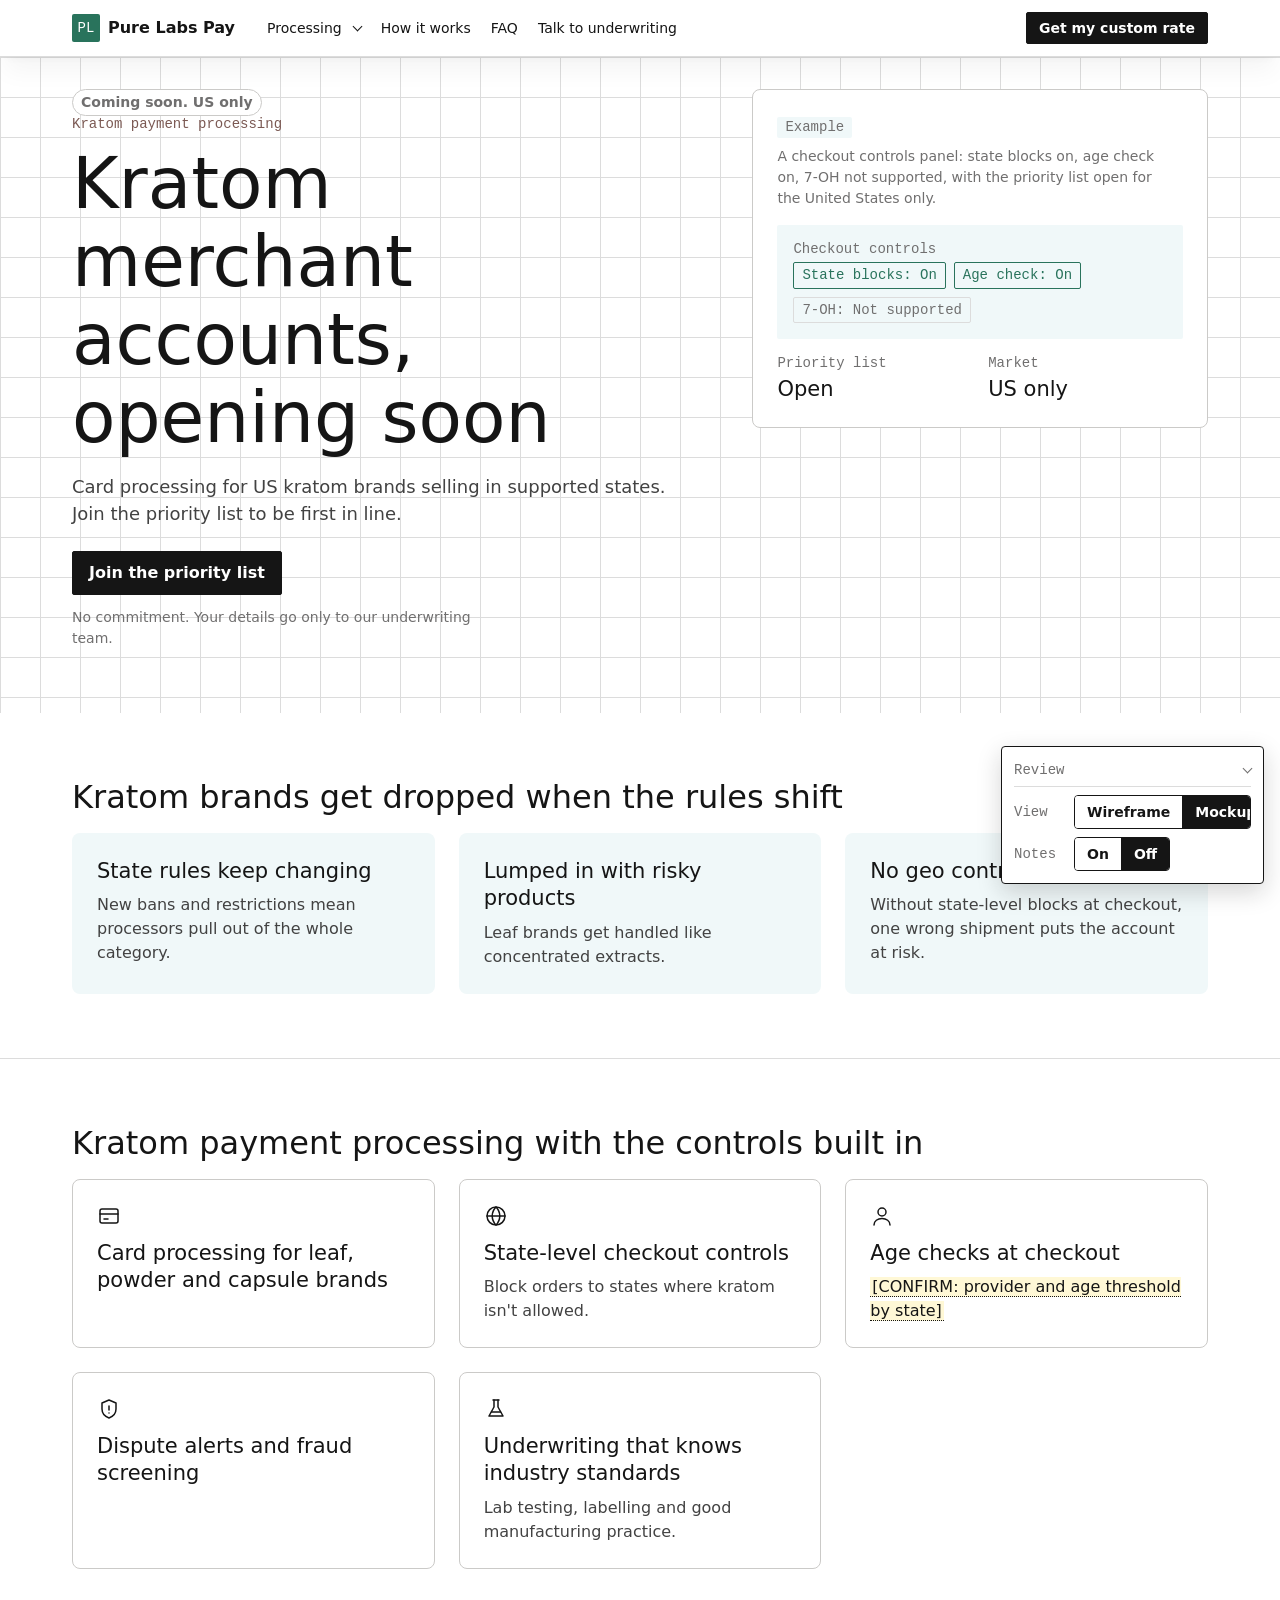
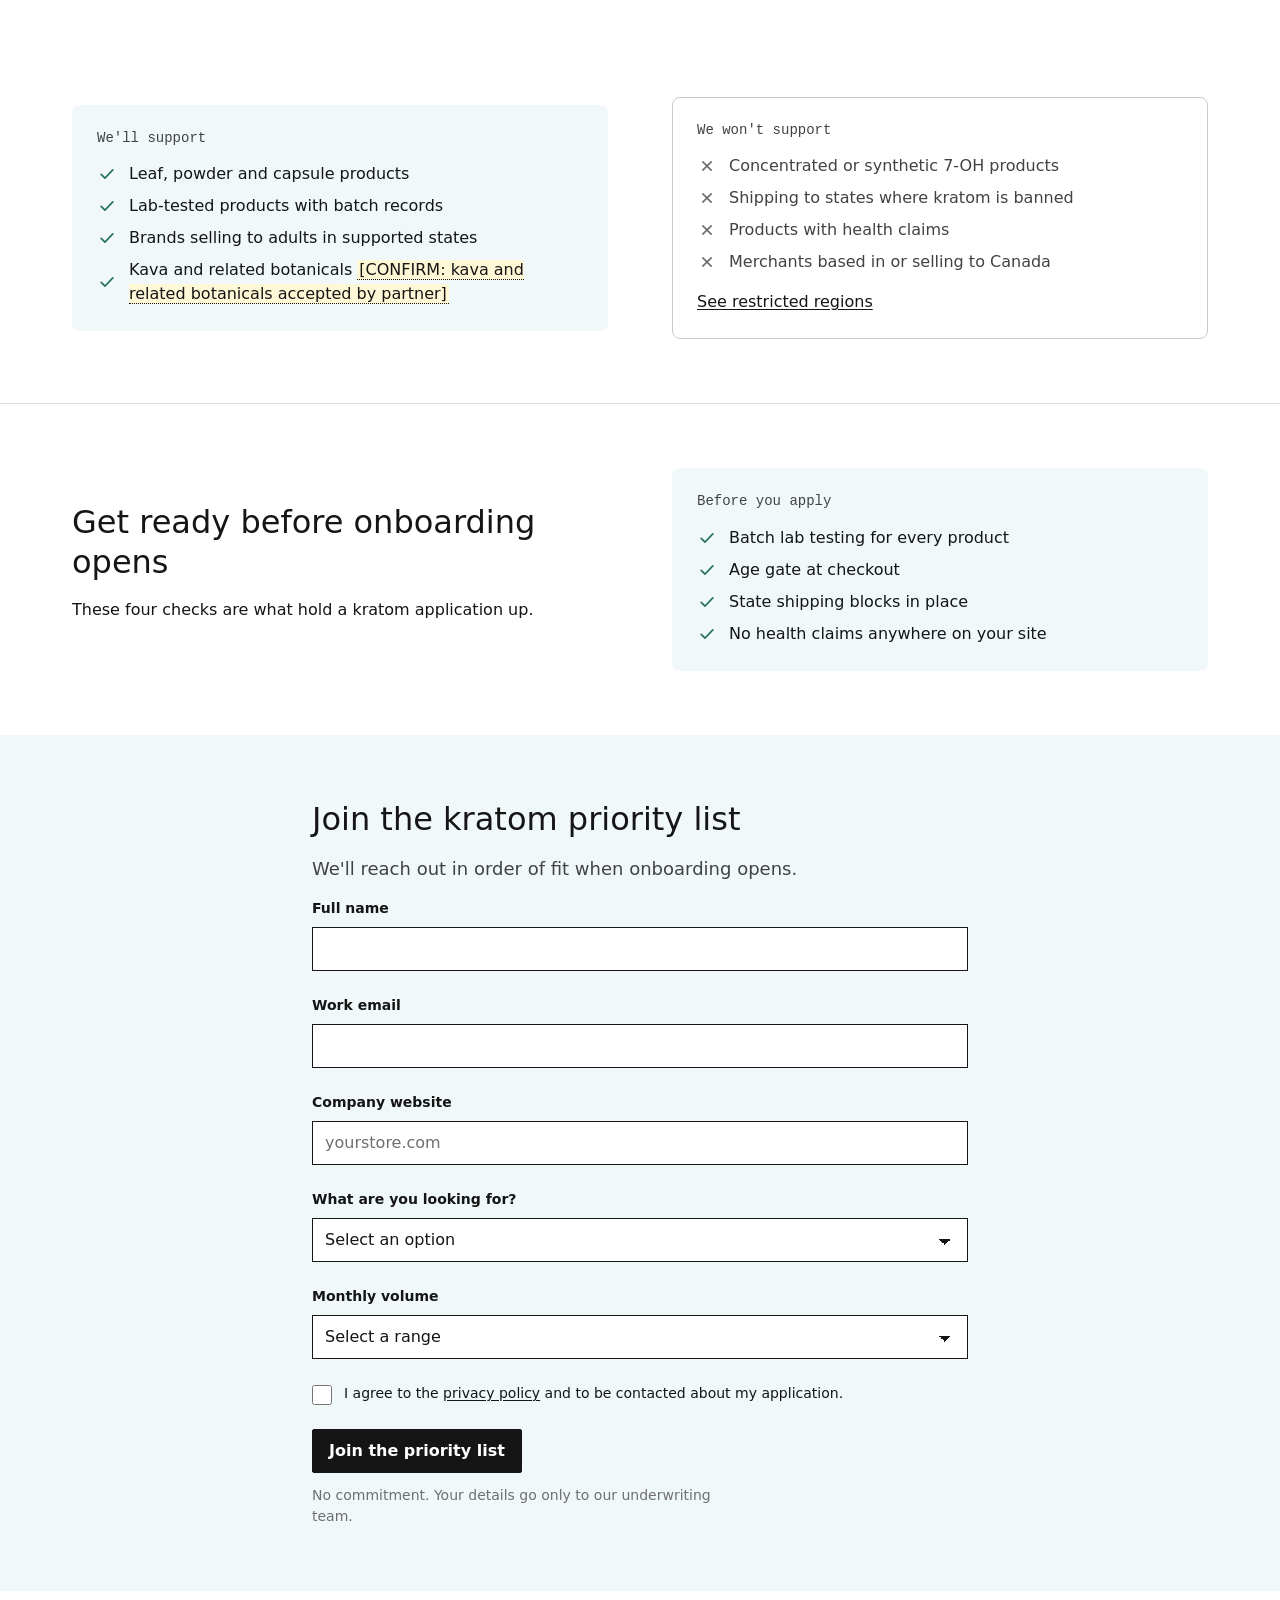
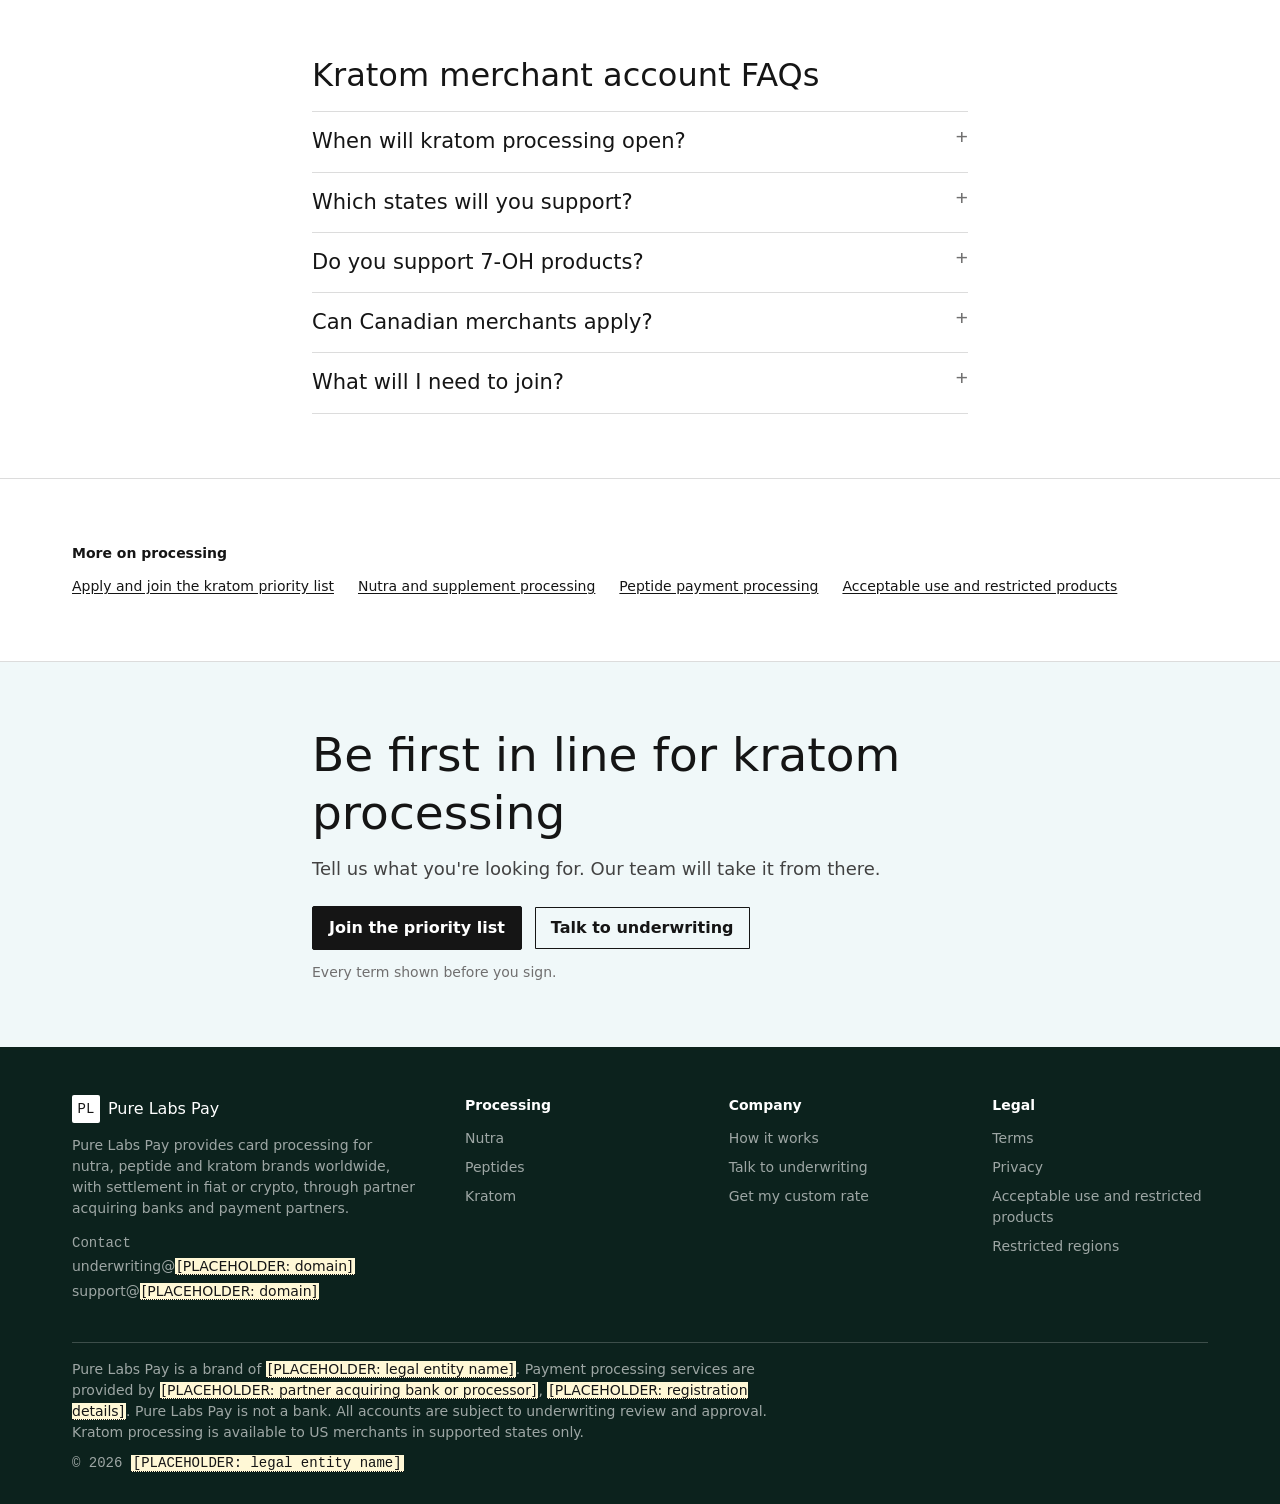
<file: kratom.html>
<!DOCTYPE html>
<html lang="en">
<head>
  <meta charset="utf-8">
  <meta name="viewport" content="width=device-width, initial-scale=1">
  <title>Kratom Merchant Account and Card Processing | Pure Labs Pay</title>
  <meta name="description" content="Kratom payment processing for US brands is opening soon. Join the priority list and be first in line when onboarding opens.">
  <!-- SEO -->
  <!-- Replace the [PLACEHOLDER: domain] base in these four places, in
       sitemap.xml, robots.txt, llms.txt and in SITE_BASE in js/main.js. -->
  <link rel="canonical" href="https://[PLACEHOLDER: domain]/kratom.html">
  <meta property="og:type" content="website">
  <meta property="og:site_name" content="Pure Labs Pay">
  <meta property="og:title" content="Kratom Merchant Account and Card Processing | Pure Labs Pay">
  <meta property="og:description" content="Kratom payment processing for US brands is opening soon. Join the priority list and be first in line when onboarding opens.">
  <meta property="og:url" content="https://[PLACEHOLDER: domain]/kratom.html">
  <meta property="og:image" content="https://[PLACEHOLDER: domain]/assets/og-kratom.png">
  <meta property="og:image:alt" content="Pure Labs Pay, payment processing for nutra, peptide and kratom brands">
  <meta name="twitter:card" content="summary_large_image">
  <meta name="twitter:title" content="Kratom Merchant Account and Card Processing | Pure Labs Pay">
  <meta name="twitter:description" content="Kratom payment processing for US brands is opening soon. Join the priority list and be first in line when onboarding opens.">
  <meta name="twitter:image" content="https://[PLACEHOLDER: domain]/assets/og-kratom.png">
  <!-- [PLACEHOLDER: Open Graph image, 1200 by 630, per assets/README.md] -->
  <!-- /SEO -->
  <!-- The design system's faces are mt-neue-display, mt-neue-text, mt-sans and
       mt-mono, which are licensed and not ours. The stacks in css/styles.css
       name each face first, then the substitutes the reference gives: Manrope
       for the two neue cuts, Inter for the sans, IBM Plex Mono for the mono.
       This link stays commented out so the build opens straight from the
       filesystem with no external request. Enable it, or self host, or drop in
       the licensed faces, for production.
       <link rel="preconnect" href="https://fonts.googleapis.com">
       <link rel="preconnect" href="https://fonts.gstatic.com" crossorigin>
       <link rel="stylesheet" href="https://fonts.googleapis.com/css2?family=Manrope:wght@400;500&family=Inter:wght@300;400;500;600&family=IBM+Plex+Mono:wght@500&display=swap">
  -->
  <link rel="stylesheet" href="css/styles.css">
</head>
<!-- data-mode is set here so the page is styled before main.js runs, then
     main.js applies ?mode= or the stored choice. Default is mockup. -->
<body data-mode="mockup">
  <!-- Shared chrome is rendered by js/main.js into these mounts, because the
       build has no build step. The noscript list keeps the site navigable
       with scripting off. -->
  <div id="site-header">
    <noscript>
      <nav aria-label="Main">
        <ul>
          <li><a href="index.html">Home</a></li>
          <li><a href="nutra.html">Nutra</a></li>
          <li><a href="peptides.html">Peptides</a></li>
          <li><a href="kratom.html">Kratom</a></li>
          <li><a href="apply.html">Get my custom rate</a></li>
          <li><a href="contact.html">Talk to underwriting</a></li>
        </ul>
      </nav>
    </noscript>
  </div>

  <main id="main" class="main">

    <!-- 1. Hero -->
    <section class="section hero graph-field" data-note="Intent: say in the first line that this is United States only and not open yet, so nobody from Canada or a restricted state fills in a form for nothing. | SEO: primary keyword kratom merchant account in the H1 and the meta title, secondary kratom payment processing in the eyebrow and the FAQ H2. Page stays indexable, no noindex. | Dev: the only action is the priority list. No health claims anywhere on this page, and 7-OH appears only as not supported.">
      <div class="container">
        <div class="split">
          <div class="hero__copy">
            <p class="chip-row mb-2"><span class="pill pill--soon">Coming soon. US only</span></p>
            <p class="eyebrow">Kratom payment processing</p>
            <h1>Kratom merchant accounts, opening soon</h1>
            <p class="lead">Card processing for US kratom brands selling in supported states. Join the priority list to be first in line.</p>
            <div class="btn-row">
              <a class="btn btn--primary" href="#priority-list">Join the priority list</a>
            </div>
            <span class="trust-line">No commitment. Your details go only to our underwriting team.</span>
          </div>

          <figure class="dash-card" data-note="Intent: show the shape of the controls this category needs, which is also the argument for choosing a specialist. | Dev: sample states only, labelled Example. No product imagery and no health language. The state count is deliberately absent, because the list is not confirmed yet.">
            <figcaption class="mock-caption">
              <span class="checkout-card__tag">Example</span>
              <span class="mock-caption__text">A checkout controls panel: state blocks on, age check on, 7-OH not supported, with the priority list open for the United States only.</span>
            </figcaption>
            <div class="dash-card__panel">
              <p class="dash-card__label">Checkout controls</p>
              <ul class="chip-row">
                <li class="chip chip--live">State blocks: On</li>
                <li class="chip chip--live">Age check: On</li>
                <li class="chip chip--muted">7-OH: Not supported</li>
              </ul>
            </div>
            <div class="dash-card__grid">
              <div>
                <p class="dash-card__label">Priority list</p>
                <p class="dash-card__value">Open</p>
              </div>
              <div>
                <p class="dash-card__label">Market</p>
                <p class="dash-card__value">US only</p>
              </div>
            </div>
          </figure>
        </div>
      </div>
    </section>

    <!-- 2. Problem -->
    <section class="section" id="problem" data-note="Intent: name why this category loses processors, which is mostly about rules moving rather than the merchant doing anything wrong. | SEO: no keyword target. | Dev: three ice cards. No statistics, no named states, nothing that dates quickly.">
      <div class="container">
        <h2>Kratom brands get dropped when the rules shift</h2>
        <div class="feature-grid feature-grid--3">
          <div class="card card--ice">
            <h3 class="card__title">State rules keep changing</h3>
            <p>New bans and restrictions mean processors pull out of the whole category.</p>
          </div>
          <div class="card card--ice">
            <h3 class="card__title">Lumped in with risky products</h3>
            <p>Leaf brands get handled like concentrated extracts.</p>
          </div>
          <div class="card card--ice">
            <h3 class="card__title">No geo controls</h3>
            <p>Without state-level blocks at checkout, one wrong shipment puts the account at risk.</p>
          </div>
        </div>
      </div>
    </section>

    <!-- 3. What we are building -->
    <section class="section section--bordered" id="building" data-note="Intent: describe the controls that make this category underwritable, in capability terms only. | SEO: carries the secondary keyword kratom payment processing in the H2. | Dev: five tiles. The age check tile holds a CONFIRM until the provider and the per state threshold are settled. Nothing here promises a date.">
      <div class="container">
        <h2>Kratom payment processing with the controls built in</h2>
        <div class="feature-grid feature-grid--3">
          <div class="card">
            <svg class="tile__icon" viewBox="0 0 24 24" fill="none" stroke="currentColor" stroke-width="1.5" stroke-linecap="round" stroke-linejoin="round" aria-hidden="true" focusable="false"><rect x="3" y="5" width="18" height="14" rx="2"/><path d="M3 10h18"/><path d="M7 15h4"/></svg>
            <h3 class="card__title">Card processing for leaf, powder and capsule brands</h3>
          </div>
          <div class="card">
            <svg class="tile__icon" viewBox="0 0 24 24" fill="none" stroke="currentColor" stroke-width="1.5" stroke-linecap="round" stroke-linejoin="round" aria-hidden="true" focusable="false"><circle cx="12" cy="12" r="9"/><path d="M3 12h18"/><path d="M12 3c2.5 2.6 3.8 5.6 3.8 9S14.5 18.4 12 21c-2.5-2.6-3.8-5.6-3.8-9S9.5 5.6 12 3z"/></svg>
            <h3 class="card__title">State-level checkout controls</h3>
            <p>Block orders to states where kratom isn't allowed.</p>
          </div>
          <div class="card">
            <svg class="tile__icon" viewBox="0 0 24 24" fill="none" stroke="currentColor" stroke-width="1.5" stroke-linecap="round" stroke-linejoin="round" aria-hidden="true" focusable="false"><circle cx="12" cy="8" r="4"/><path d="M4 21c0-4 3.6-6.5 8-6.5s8 2.5 8 6.5"/></svg>
            <h3 class="card__title">Age checks at checkout</h3>
            <p><span class="ph-text">[CONFIRM: provider and age threshold by state]</span></p>
          </div>
          <div class="card">
            <svg class="tile__icon" viewBox="0 0 24 24" fill="none" stroke="currentColor" stroke-width="1.5" stroke-linecap="round" stroke-linejoin="round" aria-hidden="true" focusable="false"><path d="M12 3l7 3v6c0 4.5-3 7.5-7 9-4-1.5-7-4.5-7-9V6z"/><path d="M12 9v4"/><path d="M12 16h.01"/></svg>
            <h3 class="card__title">Dispute alerts and fraud screening</h3>
          </div>
          <div class="card">
            <svg class="tile__icon" viewBox="0 0 24 24" fill="none" stroke="currentColor" stroke-width="1.5" stroke-linecap="round" stroke-linejoin="round" aria-hidden="true" focusable="false"><path d="M9 3h6"/><path d="M10 3v7l-5 9h14l-5-9V3"/><path d="M7.5 15h9"/></svg>
            <h3 class="card__title">Underwriting that knows industry standards</h3>
            <p>Lab testing, labelling and good manufacturing practice.</p>
          </div>
        </div>
      </div>
    </section>

    <!-- 4. Supported and not supported -->
    <section class="section" id="supported" data-note="Intent: draw the line in public, before anyone applies. The right hand column is the one that protects both sides, and it is where 7-OH is named, as not supported and nowhere else. | SEO: no keyword target, though it answers what will you accept queries. | Dev: two columns, ticks and crosses. The kava line holds a CONFIRM. Canada is excluded here and in the FAQ, because kratom is a United States only category.">
      <div class="container">
        <div class="split">
          <div class="card card--ice">
            <p class="compare__label">We'll support</p>
            <ul class="checklist">
              <li><svg class="checklist__tick" viewBox="0 0 24 24" fill="none" stroke="currentColor" stroke-width="2" stroke-linecap="round" stroke-linejoin="round" aria-hidden="true" focusable="false"><path d="M5 12.5l4.5 4.5L19 7"/></svg><span>Leaf, powder and capsule products</span></li>
              <li><svg class="checklist__tick" viewBox="0 0 24 24" fill="none" stroke="currentColor" stroke-width="2" stroke-linecap="round" stroke-linejoin="round" aria-hidden="true" focusable="false"><path d="M5 12.5l4.5 4.5L19 7"/></svg><span>Lab-tested products with batch records</span></li>
              <li><svg class="checklist__tick" viewBox="0 0 24 24" fill="none" stroke="currentColor" stroke-width="2" stroke-linecap="round" stroke-linejoin="round" aria-hidden="true" focusable="false"><path d="M5 12.5l4.5 4.5L19 7"/></svg><span>Brands selling to adults in supported states</span></li>
              <li><svg class="checklist__tick" viewBox="0 0 24 24" fill="none" stroke="currentColor" stroke-width="2" stroke-linecap="round" stroke-linejoin="round" aria-hidden="true" focusable="false"><path d="M5 12.5l4.5 4.5L19 7"/></svg><span>Kava and related botanicals <span class="ph-text">[CONFIRM: kava and related botanicals accepted by partner]</span></span></li>
            </ul>
          </div>
          <div class="card">
            <p class="compare__label">We won't support</p>
            <ul class="checklist checklist--no">
              <li><svg class="checklist__tick checklist__tick--no" viewBox="0 0 24 24" fill="none" stroke="currentColor" stroke-width="2" stroke-linecap="round" stroke-linejoin="round" aria-hidden="true" focusable="false"><path d="M7 7l10 10"/><path d="M17 7L7 17"/></svg><span>Concentrated or synthetic 7-OH products</span></li>
              <li><svg class="checklist__tick checklist__tick--no" viewBox="0 0 24 24" fill="none" stroke="currentColor" stroke-width="2" stroke-linecap="round" stroke-linejoin="round" aria-hidden="true" focusable="false"><path d="M7 7l10 10"/><path d="M17 7L7 17"/></svg><span>Shipping to states where kratom is banned</span></li>
              <li><svg class="checklist__tick checklist__tick--no" viewBox="0 0 24 24" fill="none" stroke="currentColor" stroke-width="2" stroke-linecap="round" stroke-linejoin="round" aria-hidden="true" focusable="false"><path d="M7 7l10 10"/><path d="M17 7L7 17"/></svg><span>Products with health claims</span></li>
              <li><svg class="checklist__tick checklist__tick--no" viewBox="0 0 24 24" fill="none" stroke="currentColor" stroke-width="2" stroke-linecap="round" stroke-linejoin="round" aria-hidden="true" focusable="false"><path d="M7 7l10 10"/><path d="M17 7L7 17"/></svg><span>Merchants based in or selling to Canada</span></li>
            </ul>
            <p class="mt-4"><a href="legal/restricted-regions.html">See restricted regions</a></p>
          </div>
        </div>
      </div>
    </section>

    <!-- 5. Get ready now -->
    <section class="section section--bordered" id="get-ready" data-note="Intent: give a waiting brand the five things that decide whether they onboard quickly, which also sets the underwriting bar before anyone reaches the form. | SEO: no keyword target. | Dev: five ticks. Item four is the no health claims rule stated as a requirement of their own site, which is the one place that rule is named out loud.">
      <div class="container">
        <div class="split">
          <div>
            <h2>Get ready before onboarding opens</h2>
            <p>These four checks are what hold a kratom application up.</p>
          </div>
          <div class="card card--ice">
            <p class="compare__label">Before you apply</p>
            <ul class="checklist">
              <li><svg class="checklist__tick" viewBox="0 0 24 24" fill="none" stroke="currentColor" stroke-width="2" stroke-linecap="round" stroke-linejoin="round" aria-hidden="true" focusable="false"><path d="M5 12.5l4.5 4.5L19 7"/></svg><span>Batch lab testing for every product</span></li>
              <li><svg class="checklist__tick" viewBox="0 0 24 24" fill="none" stroke="currentColor" stroke-width="2" stroke-linecap="round" stroke-linejoin="round" aria-hidden="true" focusable="false"><path d="M5 12.5l4.5 4.5L19 7"/></svg><span>Age gate at checkout</span></li>
              <li><svg class="checklist__tick" viewBox="0 0 24 24" fill="none" stroke="currentColor" stroke-width="2" stroke-linecap="round" stroke-linejoin="round" aria-hidden="true" focusable="false"><path d="M5 12.5l4.5 4.5L19 7"/></svg><span>State shipping blocks in place</span></li>
              <li><svg class="checklist__tick" viewBox="0 0 24 24" fill="none" stroke="currentColor" stroke-width="2" stroke-linecap="round" stroke-linejoin="round" aria-hidden="true" focusable="false"><path d="M5 12.5l4.5 4.5L19 7"/></svg><span>No health claims anywhere on your site</span></li>
            </ul>
          </div>
        </div>
      </div>
    </section>

    <!-- 6. Priority list form -->
    <section class="section section--alt" id="priority-list" data-note="Intent: the one action on this page. Rule B stage one: five fields, no qualifying questions, and no state or legality questions, which belong in the private application. | SEO: no keyword target, this is the conversion. | Dev: the shared lead-form block. The payload carries vertical kratom and source waitlist without asking.">
      <div class="container container--narrow">
        <h2>Join the kratom priority list</h2>
        <p class="lead">We'll reach out in order of fit when onboarding opens.</p>

        <div data-block="lead-form"
             data-vertical="kratom"
             data-submit-label="Join the priority list"
             data-trust="No commitment. Your details go only to our underwriting team."
             data-success-title="You&#39;re on the list"
             data-success-text="We'll email you when kratom onboarding opens."></div>
      </div>
    </section>

    <!-- 7. FAQ -->
    <section class="section" id="faq" data-note="Intent: answer when, where, what is excluded and what Canada can expect, without a single health claim. | SEO: the H2 carries the secondary keyword kratom payment processing, and the questions carry long tail queries. | Dev: native details and summary. 7-OH appears here only as not supported. The date answer holds a PLACEHOLDER rather than guessing.">
      <div class="container container--narrow">
        <h2>Kratom merchant account FAQs</h2>
        <div class="faq">
          <details class="faq__item">
            <summary>When will kratom processing open?</summary>
            <div class="faq__body"><p>Priority list members hear first. <span class="ph-text">[PLACEHOLDER: target date]</span></p></div>
          </details>
          <details class="faq__item">
            <summary>Which states will you support?</summary>
            <div class="faq__body"><p>States where kratom sales are legal. We'll keep our restricted regions page current as laws change.</p></div>
          </details>
          <details class="faq__item">
            <summary>Do you support 7-OH products?</summary>
            <div class="faq__body"><p>No. Concentrated and synthetic 7-OH products won't be supported.</p></div>
          </details>
          <details class="faq__item">
            <summary>Can Canadian merchants apply?</summary>
            <div class="faq__body"><p>Not for kratom. Health Canada doesn't allow kratom to be sold for consumption. Canadian nutra brands can apply today.</p></div>
          </details>
          <details class="faq__item">
            <summary>What will I need to join?</summary>
            <div class="faq__body"><p>Just a few details. When onboarding opens, our team walks you through the rest.</p></div>
          </details>
        </div>
      </div>
    </section>

    <!-- Related links, for crawlers and for a reader who is in the wrong category -->
    <section class="section section--tight section--bordered" data-note="Intent: give a reader in the wrong category a way out, and give crawlers the links between the three categories and the acceptable use page. | SEO: internal linking. The apply link carries ?vertical=kratom, so step one of the application arrives already answered. | Dev: plain list, no cards, so it reads as navigation rather than another pitch.">
      <div class="container">
        <h2 class="h-minor">More on processing</h2>
        <ul class="link-row">
            <li><a href="apply.html?vertical=kratom">Apply and join the kratom priority list</a></li>
            <li><a href="nutra.html">Nutra and supplement processing</a></li>
            <li><a href="peptides.html">Peptide payment processing</a></li>
            <li><a href="legal/acceptable-use.html">Acceptable use and restricted products</a></li>
        </ul>
      </div>
    </section>

    <!-- 8. Closing call to action, the reusable block with this page's heading -->
    <div data-block="final-cta" data-heading="Be first in line for kratom processing" data-primary-label="Join the priority list" data-primary-href="#priority-list"></div>

  </main>

  <div id="site-footer">
    <noscript>
      <nav aria-label="Footer">
        <ul>
          <li><a href="nutra.html">Nutra</a></li>
          <li><a href="peptides.html">Peptides</a></li>
          <li><a href="kratom.html">Kratom</a></li>
          <li><a href="apply.html">Get my custom rate</a></li>
          <li><a href="contact.html">Talk to underwriting</a></li>
          <li><a href="legal/terms.html">Terms</a></li>
          <li><a href="legal/privacy.html">Privacy</a></li>
          <li><a href="legal/acceptable-use.html">Acceptable use and restricted products</a></li>
          <li><a href="legal/restricted-regions.html">Restricted regions</a></li>
        </ul>
      </nav>
    </noscript>
  </div>

  <script src="js/main.js"></script>
</body>
</html>
</file>
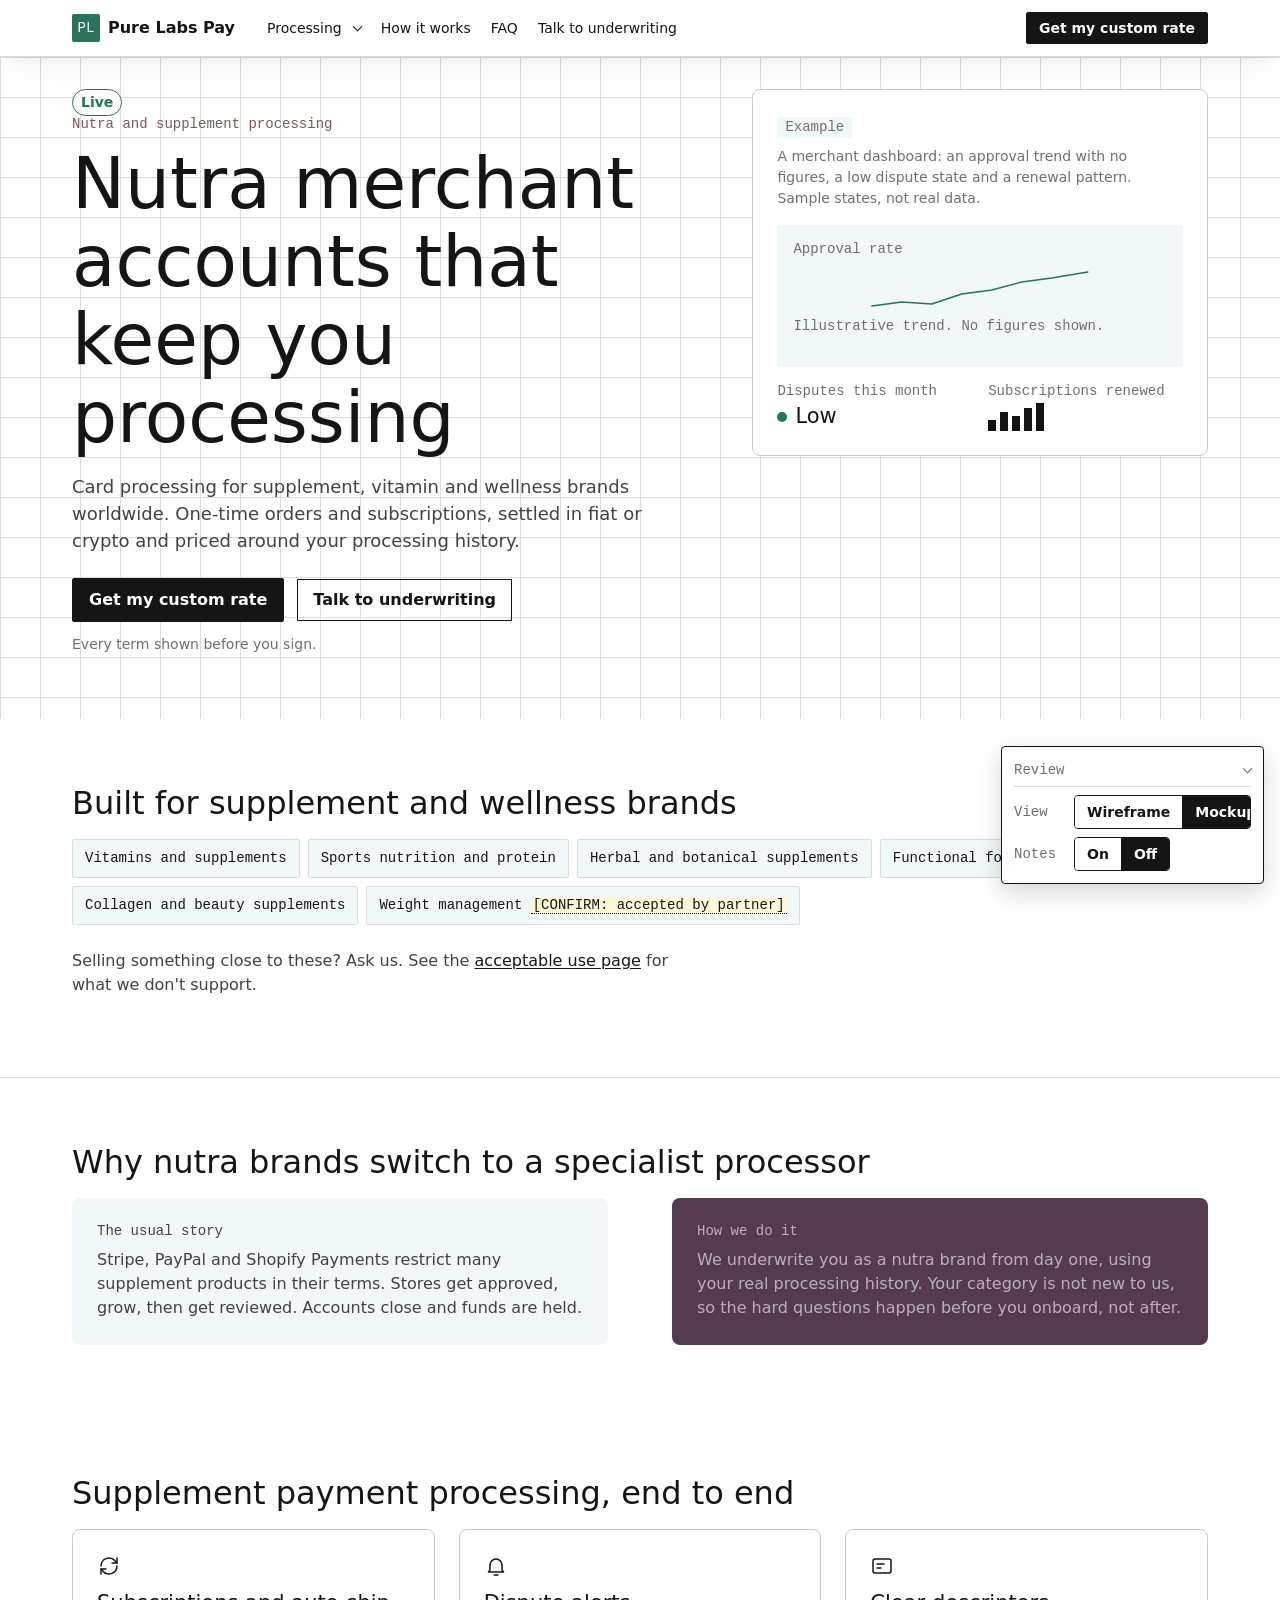
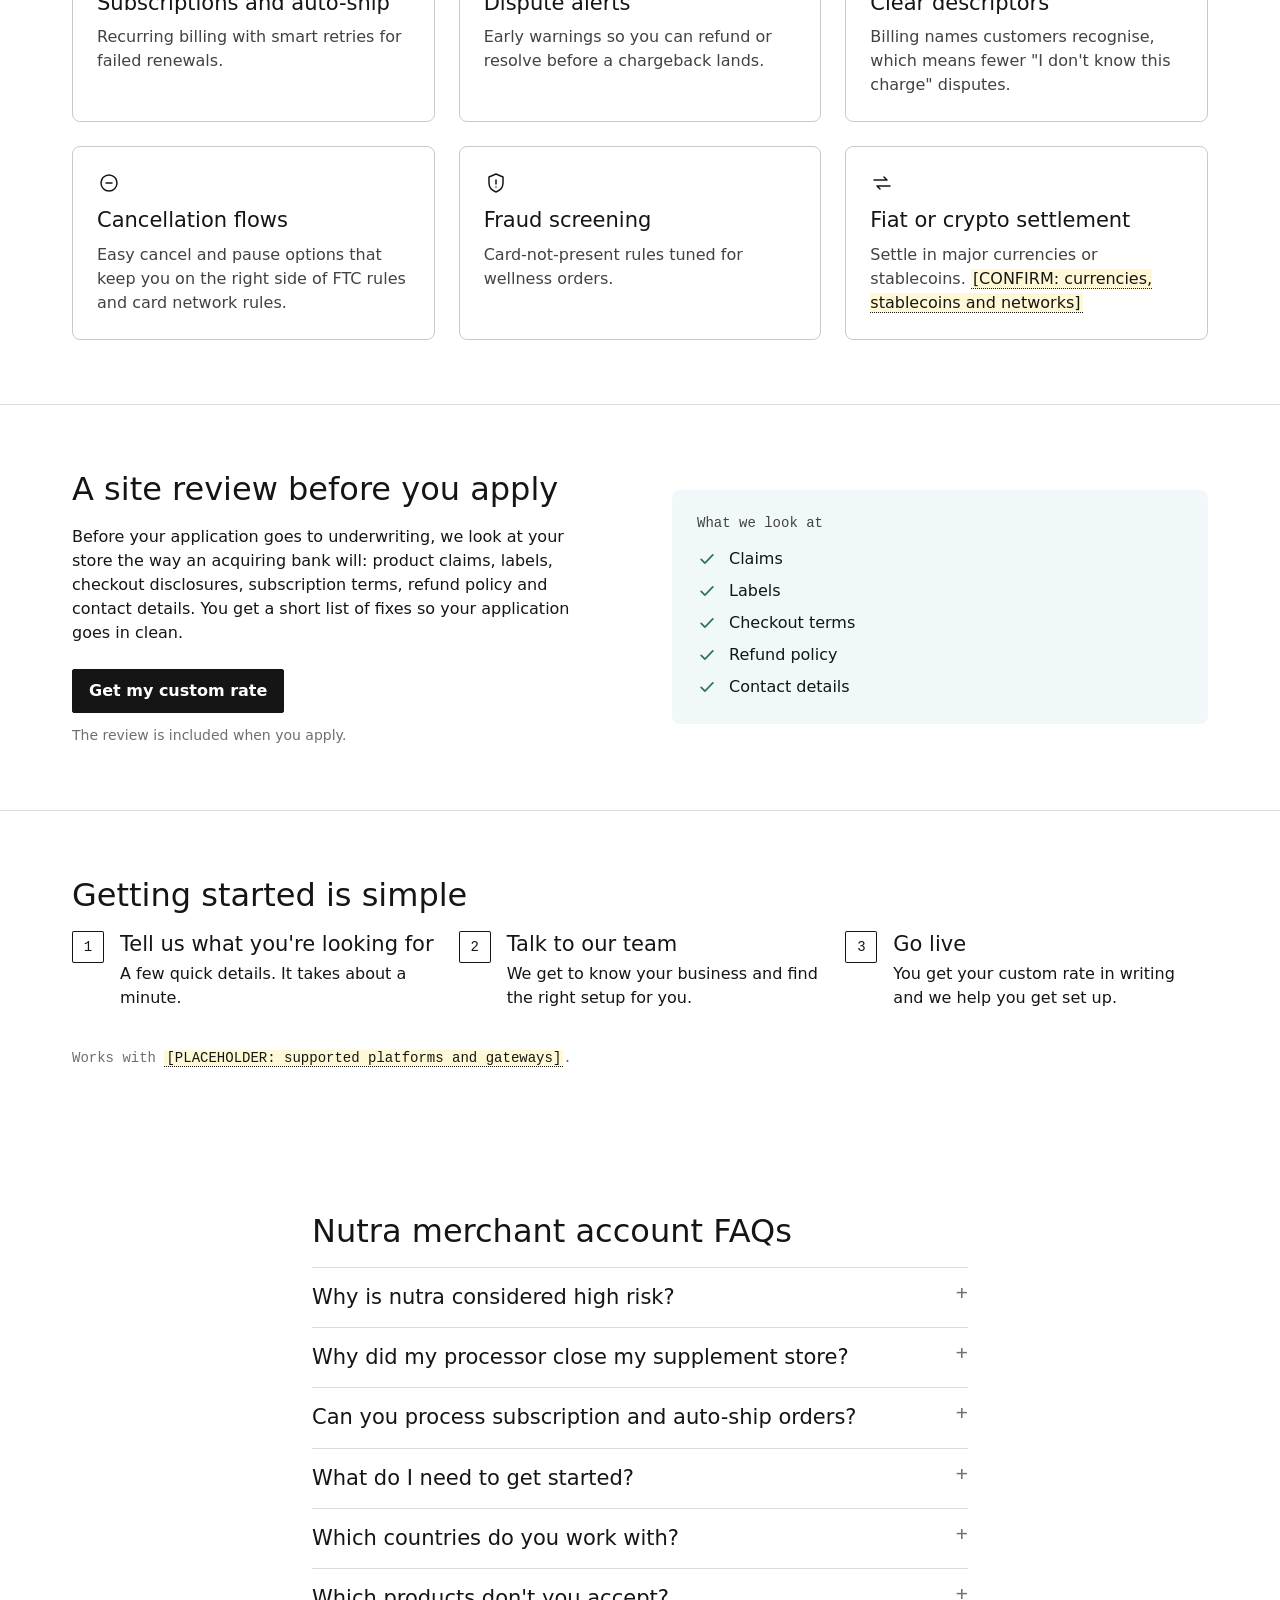
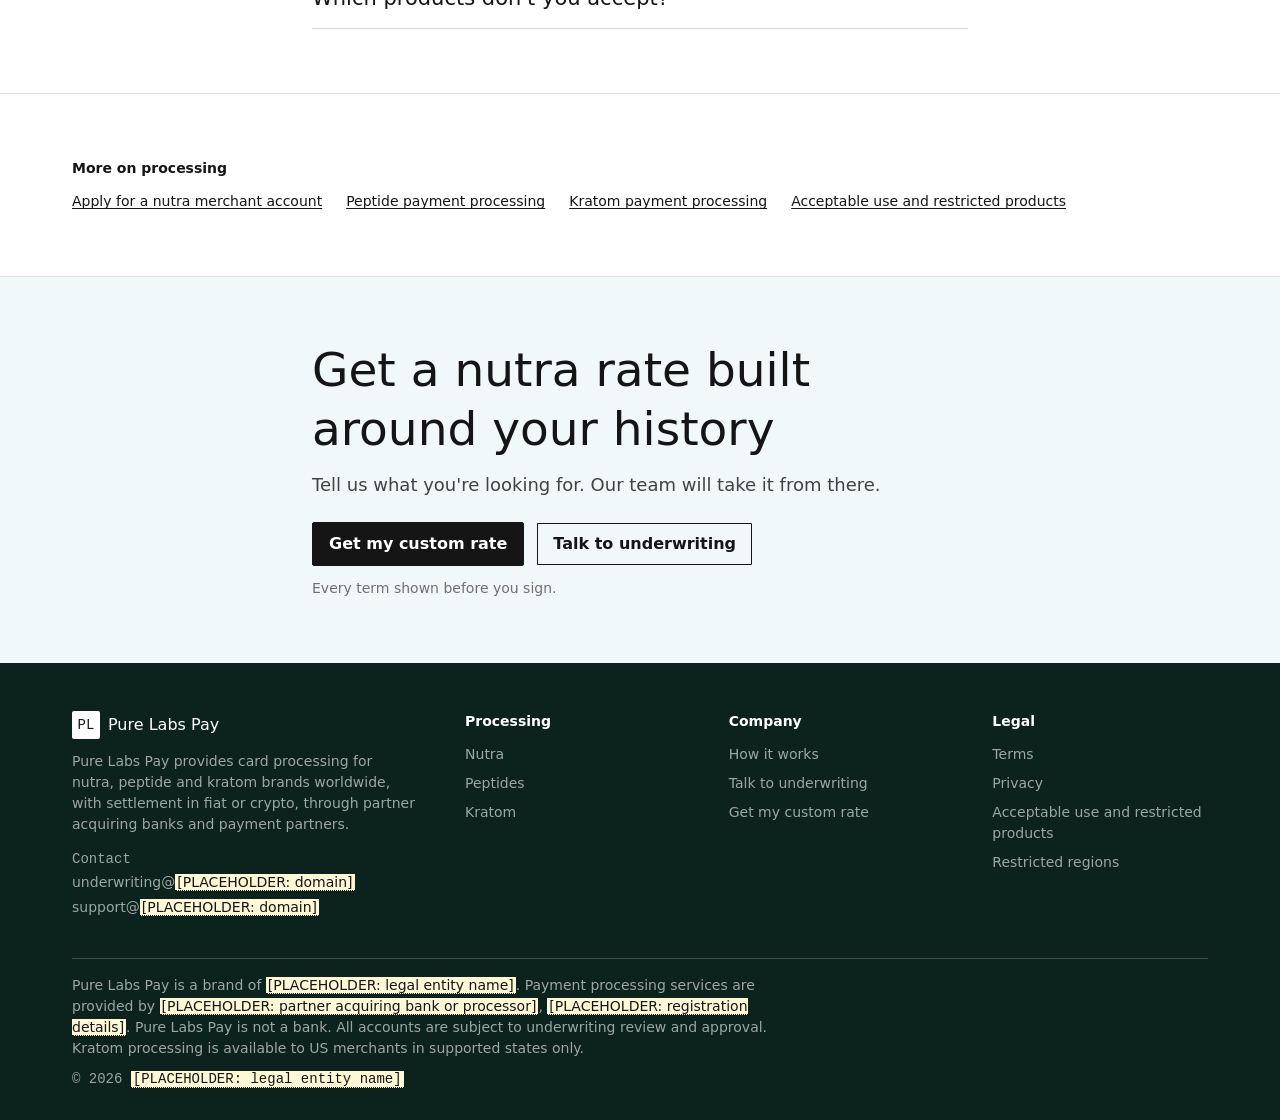
<file: nutra.html>
<!DOCTYPE html>
<html lang="en">
<head>
  <meta charset="utf-8">
  <meta name="viewport" content="width=device-width, initial-scale=1">
  <title>Nutra Merchant Account for Supplement Brands | Pure Labs Pay</title>
  <meta name="description" content="Stable card processing for nutraceutical and supplement brands. Subscriptions, dispute tools and a custom rate based on your processing history.">
  <!-- SEO -->
  <!-- Replace the [PLACEHOLDER: domain] base in these four places, in
       sitemap.xml, robots.txt, llms.txt and in SITE_BASE in js/main.js. -->
  <link rel="canonical" href="https://[PLACEHOLDER: domain]/nutra.html">
  <meta property="og:type" content="website">
  <meta property="og:site_name" content="Pure Labs Pay">
  <meta property="og:title" content="Nutra Merchant Account for Supplement Brands | Pure Labs Pay">
  <meta property="og:description" content="Stable card processing for nutraceutical and supplement brands. Subscriptions, dispute tools and a custom rate based on your processing history.">
  <meta property="og:url" content="https://[PLACEHOLDER: domain]/nutra.html">
  <meta property="og:image" content="https://[PLACEHOLDER: domain]/assets/og-nutra.png">
  <meta property="og:image:alt" content="Pure Labs Pay, payment processing for nutra, peptide and kratom brands">
  <meta name="twitter:card" content="summary_large_image">
  <meta name="twitter:title" content="Nutra Merchant Account for Supplement Brands | Pure Labs Pay">
  <meta name="twitter:description" content="Stable card processing for nutraceutical and supplement brands. Subscriptions, dispute tools and a custom rate based on your processing history.">
  <meta name="twitter:image" content="https://[PLACEHOLDER: domain]/assets/og-nutra.png">
  <!-- [PLACEHOLDER: Open Graph image, 1200 by 630, per assets/README.md] -->
  <!-- /SEO -->
  <!-- The design system's faces are mt-neue-display, mt-neue-text, mt-sans and
       mt-mono, which are licensed and not ours. The stacks in css/styles.css
       name each face first, then the substitutes the reference gives: Manrope
       for the two neue cuts, Inter for the sans, IBM Plex Mono for the mono.
       This link stays commented out so the build opens straight from the
       filesystem with no external request. Enable it, or self host, or drop in
       the licensed faces, for production.
       <link rel="preconnect" href="https://fonts.googleapis.com">
       <link rel="preconnect" href="https://fonts.gstatic.com" crossorigin>
       <link rel="stylesheet" href="https://fonts.googleapis.com/css2?family=Manrope:wght@400;500&family=Inter:wght@300;400;500;600&family=IBM+Plex+Mono:wght@500&display=swap">
  -->
  <link rel="stylesheet" href="css/styles.css">
</head>
<!-- data-mode is set here so the page is styled before main.js runs, then
     main.js applies ?mode= or the stored choice. Default is mockup. -->
<body data-mode="mockup">
  <!-- Shared chrome is rendered by js/main.js into these mounts, because the
       build has no build step. The noscript list keeps the site navigable
       with scripting off. -->
  <div id="site-header">
    <noscript>
      <nav aria-label="Main">
        <ul>
          <li><a href="index.html">Home</a></li>
          <li><a href="nutra.html">Nutra</a></li>
          <li><a href="peptides.html">Peptides</a></li>
          <li><a href="kratom.html">Kratom</a></li>
          <li><a href="apply.html">Get my custom rate</a></li>
          <li><a href="contact.html">Talk to underwriting</a></li>
        </ul>
      </nav>
    </noscript>
  </div>

  <main id="main" class="main">

    <!-- 1. Hero -->
    <section class="section hero graph-field" data-note="Intent: the live category, so this page carries the full apply path. State what we process, who for, and that pricing follows the merchant's own history. | SEO: primary keyword nutra merchant account, in the H1, the meta title and the FAQ H2. Secondary supplement payment processing sits in the features H2. | Dev: copy left, dashboard mock right on desktop, stacked on mobile. The Live pill comes from the rollout state in CLAUDE.md.">
      <div class="container">
        <div class="split">
          <div class="hero__copy">
            <p class="chip-row mb-2"><span class="pill pill--live">Live</span></p>
            <p class="eyebrow">Nutra and supplement processing</p>
            <h1>Nutra merchant accounts that keep you processing</h1>
            <p class="lead">Card processing for supplement, vitamin and wellness brands worldwide. One-time orders and subscriptions, settled in fiat or crypto and priced around your processing history.</p>
            <div class="btn-row">
              <a class="btn btn--primary" href="apply.html?vertical=nutra">Get my custom rate</a>
              <a class="btn btn--secondary" href="contact.html">Talk to underwriting</a>
            </div>
            <span class="trust-line">Every term shown before you sign.</span>
          </div>

          <figure class="dash-card" data-note="Intent: show the three things a nutra owner watches, in a calm product object rather than a photo. | Dev: sample states only, labelled Example, built in markup with no image file. No figures anywhere: the trend line has no axis and no values, disputes read as a state, renewals as a shape. Never put a percentage, a count or a real merchant's data in here.">
            <figcaption class="mock-caption">
              <span class="checkout-card__tag">Example</span>
              <span class="mock-caption__text">A merchant dashboard: an approval trend with no figures, a low dispute state and a renewal pattern. Sample states, not real data.</span>
            </figcaption>
            <div class="dash-card__panel">
              <p class="dash-card__label">Approval rate</p>
              <svg class="sparkline" viewBox="0 0 220 56" fill="none" stroke="currentColor" stroke-width="1.5" stroke-linecap="round" stroke-linejoin="round" role="img" aria-label="Example trend line, rising, with no figures shown" focusable="false">
                <path d="M2 44 L32 40 L62 42 L92 32 L122 28 L152 20 L182 16 L218 10"/>
              </svg>
              <p class="meta-line">Illustrative trend. No figures shown.</p>
            </div>
            <div class="dash-card__grid">
              <div>
                <p class="dash-card__label">Disputes this month</p>
                <p class="dash-card__value"><span class="checkout-card__dot" aria-hidden="true"></span>Low</p>
              </div>
              <div>
                <p class="dash-card__label">Subscriptions renewed</p>
                <p class="bars" role="img" aria-label="Example renewal pattern, no figures shown"><span></span><span></span><span></span><span></span><span></span></p>
              </div>
            </div>
          </figure>
        </div>
      </div>
    </section>

    <!-- 2. Who it is for -->
    <section class="section" id="who-its-for" data-note="Intent: let a supplement owner find their own product type in one glance, and invite the near misses to ask rather than guess. | SEO: carries the supplement and nutraceutical language a reader expects on this page. | Dev: monospace label chips, the system's own technical label style. The weight management chip holds a CONFIRM until the partner confirms the category.">
      <div class="container">
        <h2>Built for supplement and wellness brands</h2>
        <ul class="chip-grid">
          <li class="chip chip--lg">Vitamins and supplements</li>
          <li class="chip chip--lg">Sports nutrition and protein</li>
          <li class="chip chip--lg">Herbal and botanical supplements</li>
          <li class="chip chip--lg">Functional foods and drinks</li>
          <li class="chip chip--lg">Collagen and beauty supplements</li>
          <li class="chip chip--lg">Weight management <span class="ph-text">[CONFIRM: accepted by partner]</span></li>
        </ul>
        <p class="section-close">Selling something close to these? Ask us. See the <a href="legal/acceptable-use.html">acceptable use page</a> for what we don't support.</p>
      </div>
    </section>

    <!-- 3. Why brands switch -->
    <section class="section section--bordered" id="why-switch" data-note="Intent: name the pattern the visitor has already lived through, then answer it directly. Two columns so the contrast is the argument. | SEO: no keyword target. | Dev: ice card for the usual story, plum card for our answer, the system's contrasting surface. The named processors in the left column are a factual claim about published terms, logged as a CONFIRM for counsel.">
      <div class="container">
        <h2>Why nutra brands switch to a specialist processor</h2>
        <div class="split">
          <div class="card card--ice">
            <p class="compare__label">The usual story</p>
            <p>Stripe, PayPal and Shopify Payments restrict many supplement products in their terms. Stores get approved, grow, then get reviewed. Accounts close and funds are held.</p>
          </div>
          <div class="card card--plum">
            <p class="compare__label">How we do it</p>
            <p>We underwrite you as a nutra brand from day one, using your real processing history. Your category is not new to us, so the hard questions happen before you onboard, not after.</p>
          </div>
        </div>
      </div>
    </section>

    <!-- 4. Features -->
    <section class="section" id="features" data-note="Intent: the capability list a supplement owner checks before they will fill in a form. Capabilities only, never terms. | SEO: carries the secondary keyword supplement payment processing in the H2. | Dev: six tiles with line icons drawn in markup. The settlement currencies CONFIRM holds until the team signs off.">
      <div class="container">
        <h2>Supplement payment processing, end to end</h2>
        <div class="feature-grid feature-grid--3">
          <div class="card">
            <svg class="tile__icon" viewBox="0 0 24 24" fill="none" stroke="currentColor" stroke-width="1.5" stroke-linecap="round" stroke-linejoin="round" aria-hidden="true" focusable="false"><path d="M4 12a8 8 0 0 1 13.7-5.6L20 9"/><path d="M20 4v5h-5"/><path d="M20 12a8 8 0 0 1-13.7 5.6L4 15"/><path d="M4 20v-5h5"/></svg>
            <h3 class="card__title">Subscriptions and auto-ship</h3>
            <p>Recurring billing with smart retries for failed renewals.</p>
          </div>
          <div class="card">
            <svg class="tile__icon" viewBox="0 0 24 24" fill="none" stroke="currentColor" stroke-width="1.5" stroke-linecap="round" stroke-linejoin="round" aria-hidden="true" focusable="false"><path d="M18 16v-5a6 6 0 0 0-12 0v5l-1.5 2h15z"/><path d="M10 21h4"/></svg>
            <h3 class="card__title">Dispute alerts</h3>
            <p>Early warnings so you can refund or resolve before a chargeback lands.</p>
          </div>
          <div class="card">
            <svg class="tile__icon" viewBox="0 0 24 24" fill="none" stroke="currentColor" stroke-width="1.5" stroke-linecap="round" stroke-linejoin="round" aria-hidden="true" focusable="false"><rect x="3" y="5" width="18" height="14" rx="2"/><path d="M7 10h7"/><path d="M7 14h4"/></svg>
            <h3 class="card__title">Clear descriptors</h3>
            <p>Billing names customers recognise, which means fewer "I don't know this charge" disputes.</p>
          </div>
          <div class="card">
            <svg class="tile__icon" viewBox="0 0 24 24" fill="none" stroke="currentColor" stroke-width="1.5" stroke-linecap="round" stroke-linejoin="round" aria-hidden="true" focusable="false"><circle cx="12" cy="12" r="8"/><path d="M9 12h6"/></svg>
            <h3 class="card__title">Cancellation flows</h3>
            <p>Easy cancel and pause options that keep you on the right side of FTC rules and card network rules.</p>
          </div>
          <div class="card">
            <svg class="tile__icon" viewBox="0 0 24 24" fill="none" stroke="currentColor" stroke-width="1.5" stroke-linecap="round" stroke-linejoin="round" aria-hidden="true" focusable="false"><path d="M12 3l7 3v6c0 4.5-3 7.5-7 9-4-1.5-7-4.5-7-9V6z"/><path d="M12 9v4"/><path d="M12 16h.01"/></svg>
            <h3 class="card__title">Fraud screening</h3>
            <p>Card-not-present rules tuned for wellness orders.</p>
          </div>
          <div class="card">
            <svg class="tile__icon" viewBox="0 0 24 24" fill="none" stroke="currentColor" stroke-width="1.5" stroke-linecap="round" stroke-linejoin="round" aria-hidden="true" focusable="false"><path d="M4 9h13l-3-3"/><path d="M20 15H7l3 3"/></svg>
            <h3 class="card__title">Fiat or crypto settlement</h3>
            <p>Settle in major currencies or stablecoins. <span class="ph-text">[CONFIRM: currencies, stablecoins and networks]</span></p>
          </div>
        </div>
      </div>
    </section>

    <!-- 5. Site review -->
    <section class="section section--bordered" id="site-review" data-note="Intent: turn the part merchants dread, the review, into something that is done with them rather than to them. It also sets expectations before underwriting sees the store. | SEO: no keyword target. | Dev: five ticks in the accent green, the system's small marker colour. The trust line says the review is included, which is a service statement and not a commercial term.">
      <div class="container">
        <div class="split">
          <div>
            <h2>A site review before you apply</h2>
            <p>Before your application goes to underwriting, we look at your store the way an acquiring bank will: product claims, labels, checkout disclosures, subscription terms, refund policy and contact details. You get a short list of fixes so your application goes in clean.</p>
            <div class="btn-row mt-5">
              <a class="btn btn--primary" href="apply.html?vertical=nutra">Get my custom rate</a>
            </div>
            <span class="trust-line">The review is included when you apply.</span>
          </div>
          <div class="card card--ice">
            <p class="compare__label">What we look at</p>
            <ul class="checklist">
              <li><svg class="checklist__tick" viewBox="0 0 24 24" fill="none" stroke="currentColor" stroke-width="2" stroke-linecap="round" stroke-linejoin="round" aria-hidden="true" focusable="false"><path d="M5 12.5l4.5 4.5L19 7"/></svg>Claims</li>
              <li><svg class="checklist__tick" viewBox="0 0 24 24" fill="none" stroke="currentColor" stroke-width="2" stroke-linecap="round" stroke-linejoin="round" aria-hidden="true" focusable="false"><path d="M5 12.5l4.5 4.5L19 7"/></svg>Labels</li>
              <li><svg class="checklist__tick" viewBox="0 0 24 24" fill="none" stroke="currentColor" stroke-width="2" stroke-linecap="round" stroke-linejoin="round" aria-hidden="true" focusable="false"><path d="M5 12.5l4.5 4.5L19 7"/></svg>Checkout terms</li>
              <li><svg class="checklist__tick" viewBox="0 0 24 24" fill="none" stroke="currentColor" stroke-width="2" stroke-linecap="round" stroke-linejoin="round" aria-hidden="true" focusable="false"><path d="M5 12.5l4.5 4.5L19 7"/></svg>Refund policy</li>
              <li><svg class="checklist__tick" viewBox="0 0 24 24" fill="none" stroke="currentColor" stroke-width="2" stroke-linecap="round" stroke-linejoin="round" aria-hidden="true" focusable="false"><path d="M5 12.5l4.5 4.5L19 7"/></svg>Contact details</li>
            </ul>
          </div>
        </div>
      </div>
    </section>

    <!-- 6. How it works, the same block the home page uses -->
    <div data-block="how-it-works"></div>

    <!-- 7. FAQ -->
    <section class="section" id="faq" data-note="Intent: answer the two questions this visitor arrives with, why the category is called high risk and why their last processor dropped them, without naming a single term. | SEO: the H2 carries the primary keyword nutra merchant account, and the questions carry long tail queries. | Dev: native details and summary. The restricted list CONFIRM holds until the partner list lands, and nothing here states a rate, a time or a limit.">
      <div class="container container--narrow">
        <h2>Nutra merchant account FAQs</h2>
        <div class="faq">
          <details class="faq__item">
            <summary>Why is nutra considered high risk?</summary>
            <div class="faq__body"><p>Subscriptions can lead to disputes, health claims draw regulator attention, and most orders are card-not-present. That's why general processors restrict the category. We price and manage for it instead.</p></div>
          </details>
          <details class="faq__item">
            <summary>Why did my processor close my supplement store?</summary>
            <div class="faq__body"><p>Usually a terms review, a spike in disputes, or product claims flagged after approval. A processor that underwrites nutra from the start avoids most of these surprises.</p></div>
          </details>
          <details class="faq__item">
            <summary>Can you process subscription and auto-ship orders?</summary>
            <div class="faq__body"><p>Yes. We support recurring billing and help you set it up with clear terms and descriptors to keep disputes low.</p></div>
          </details>
          <details class="faq__item">
            <summary>What do I need to get started?</summary>
            <div class="faq__body"><p>Just a few details: your name, email, website and rough monthly volume. Our team walks you through the rest.</p></div>
          </details>
          <details class="faq__item">
            <summary>Which countries do you work with?</summary>
            <div class="faq__body"><p>Brands in the United States, Canada, the UK, the EU, Australia and other supported regions. <span class="ph-text">[CONFIRM: supported countries]</span></p></div>
          </details>
          <details class="faq__item">
            <summary>Which products don't you accept?</summary>
            <div class="faq__body"><p>Products with disease or drug claims, prescription-only ingredients, and ingredients banned by the FDA or Health Canada. Our acceptable use page has the full list. <span class="ph-text">[CONFIRM: partner restricted list]</span></p></div>
          </details>
        </div>
      </div>
    </section>

    <!-- Related links, for crawlers and for a reader who is in the wrong category -->
    <section class="section section--tight section--bordered" data-note="Intent: give a reader in the wrong category a way out, and give crawlers the links between the three categories and the acceptable use page. | SEO: internal linking. The apply link carries ?vertical=nutra, so step one of the application arrives already answered. | Dev: plain list, no cards, so it reads as navigation rather than another pitch.">
      <div class="container">
        <h2 class="h-minor">More on processing</h2>
        <ul class="link-row">
            <li><a href="apply.html?vertical=nutra">Apply for a nutra merchant account</a></li>
            <li><a href="peptides.html">Peptide payment processing</a></li>
            <li><a href="kratom.html">Kratom payment processing</a></li>
            <li><a href="legal/acceptable-use.html">Acceptable use and restricted products</a></li>
        </ul>
      </div>
    </section>

    <!-- 8. Closing call to action, the reusable block with this page's heading -->
    <div data-block="final-cta" data-heading="Get a nutra rate built around your history" data-primary-href="apply.html?vertical=nutra"></div>

  </main>

  <div id="site-footer">
    <noscript>
      <nav aria-label="Footer">
        <ul>
          <li><a href="nutra.html">Nutra</a></li>
          <li><a href="peptides.html">Peptides</a></li>
          <li><a href="kratom.html">Kratom</a></li>
          <li><a href="apply.html">Get my custom rate</a></li>
          <li><a href="contact.html">Talk to underwriting</a></li>
          <li><a href="legal/terms.html">Terms</a></li>
          <li><a href="legal/privacy.html">Privacy</a></li>
          <li><a href="legal/acceptable-use.html">Acceptable use and restricted products</a></li>
          <li><a href="legal/restricted-regions.html">Restricted regions</a></li>
        </ul>
      </nav>
    </noscript>
  </div>

  <script src="js/main.js"></script>
</body>
</html>
</file>
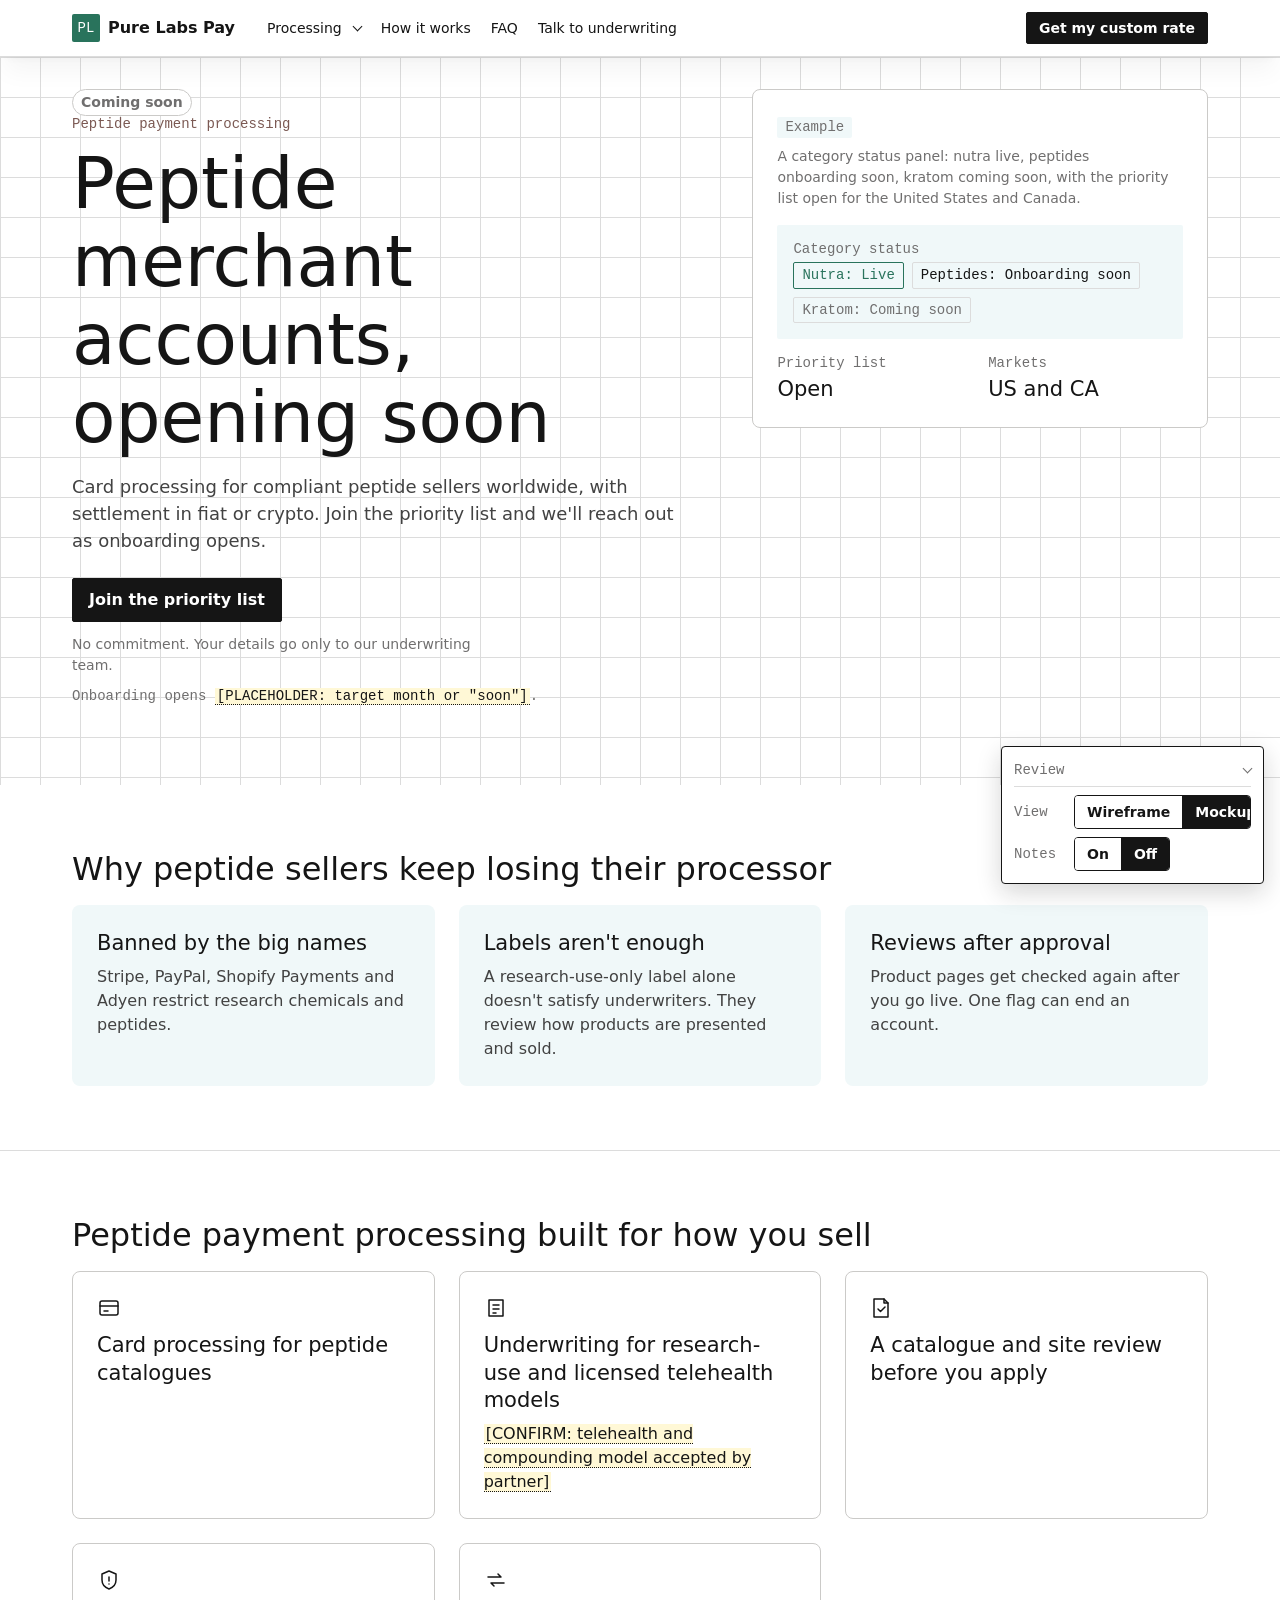
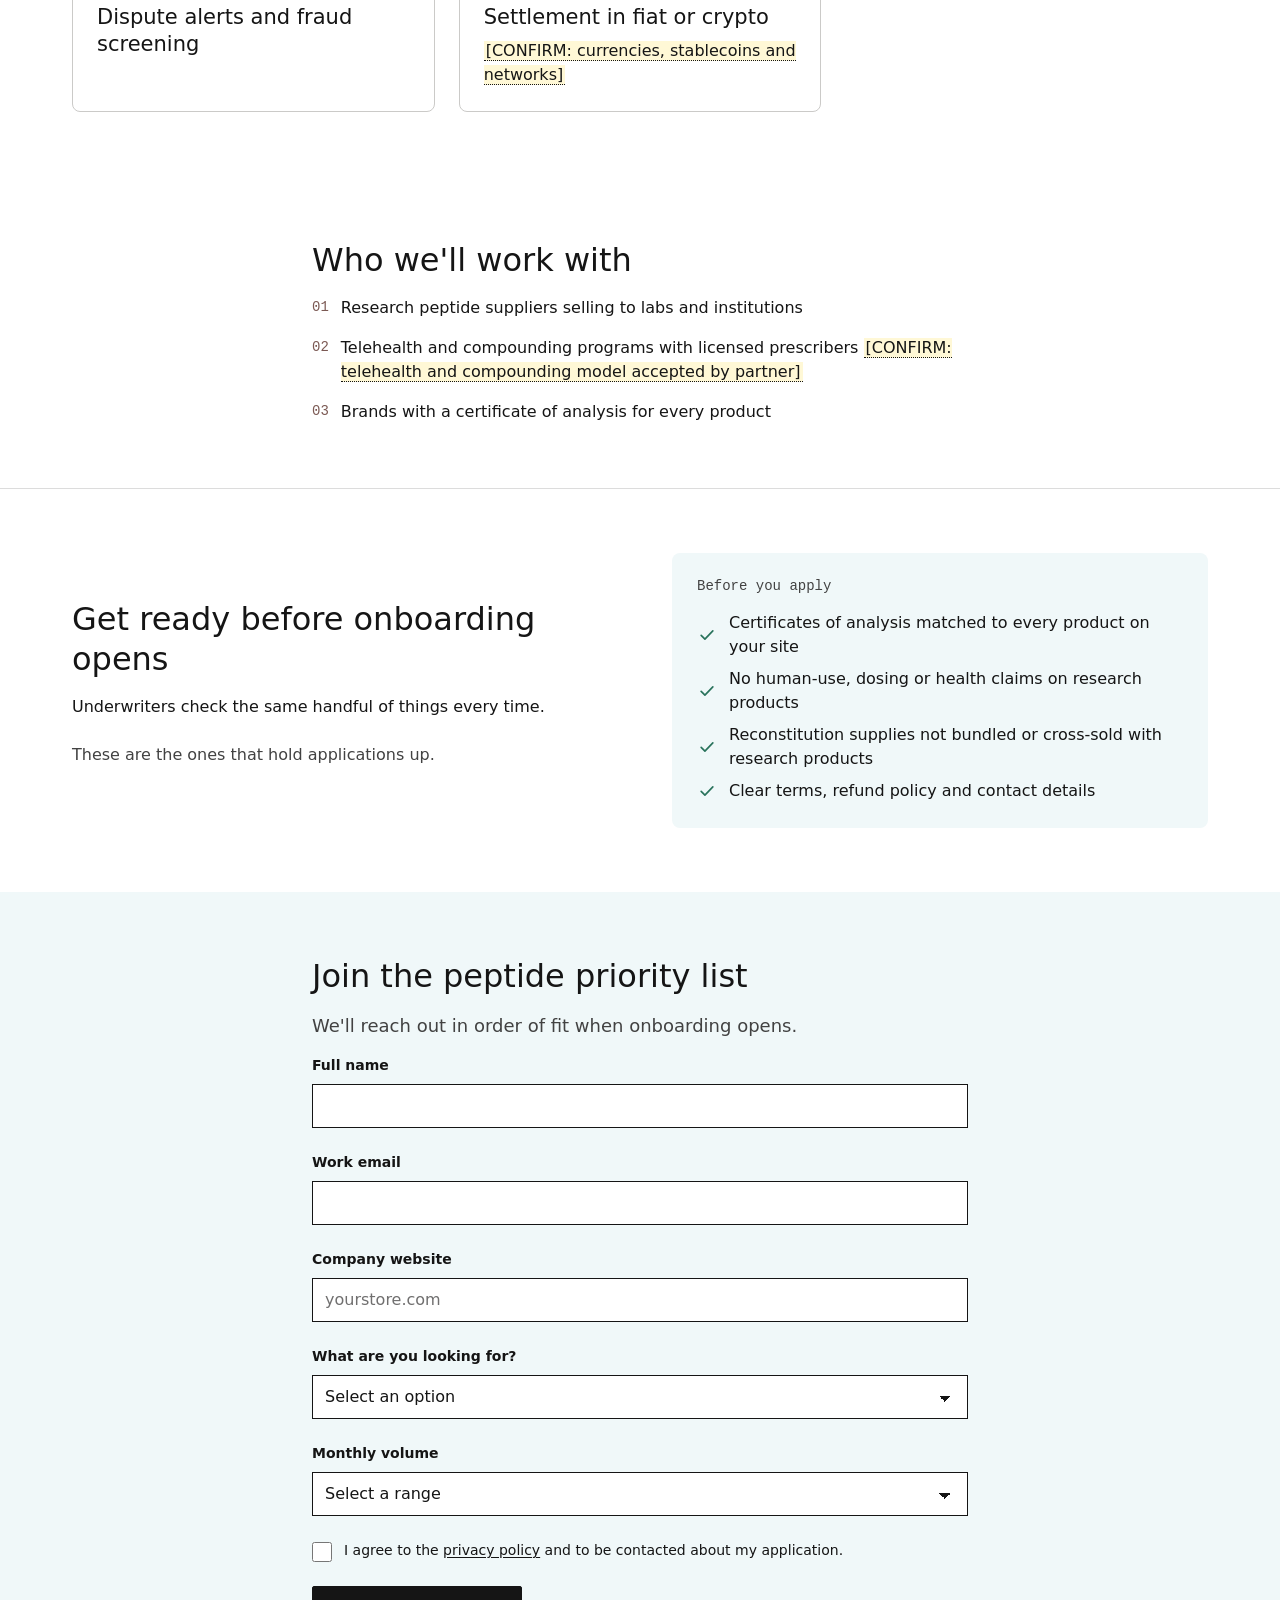
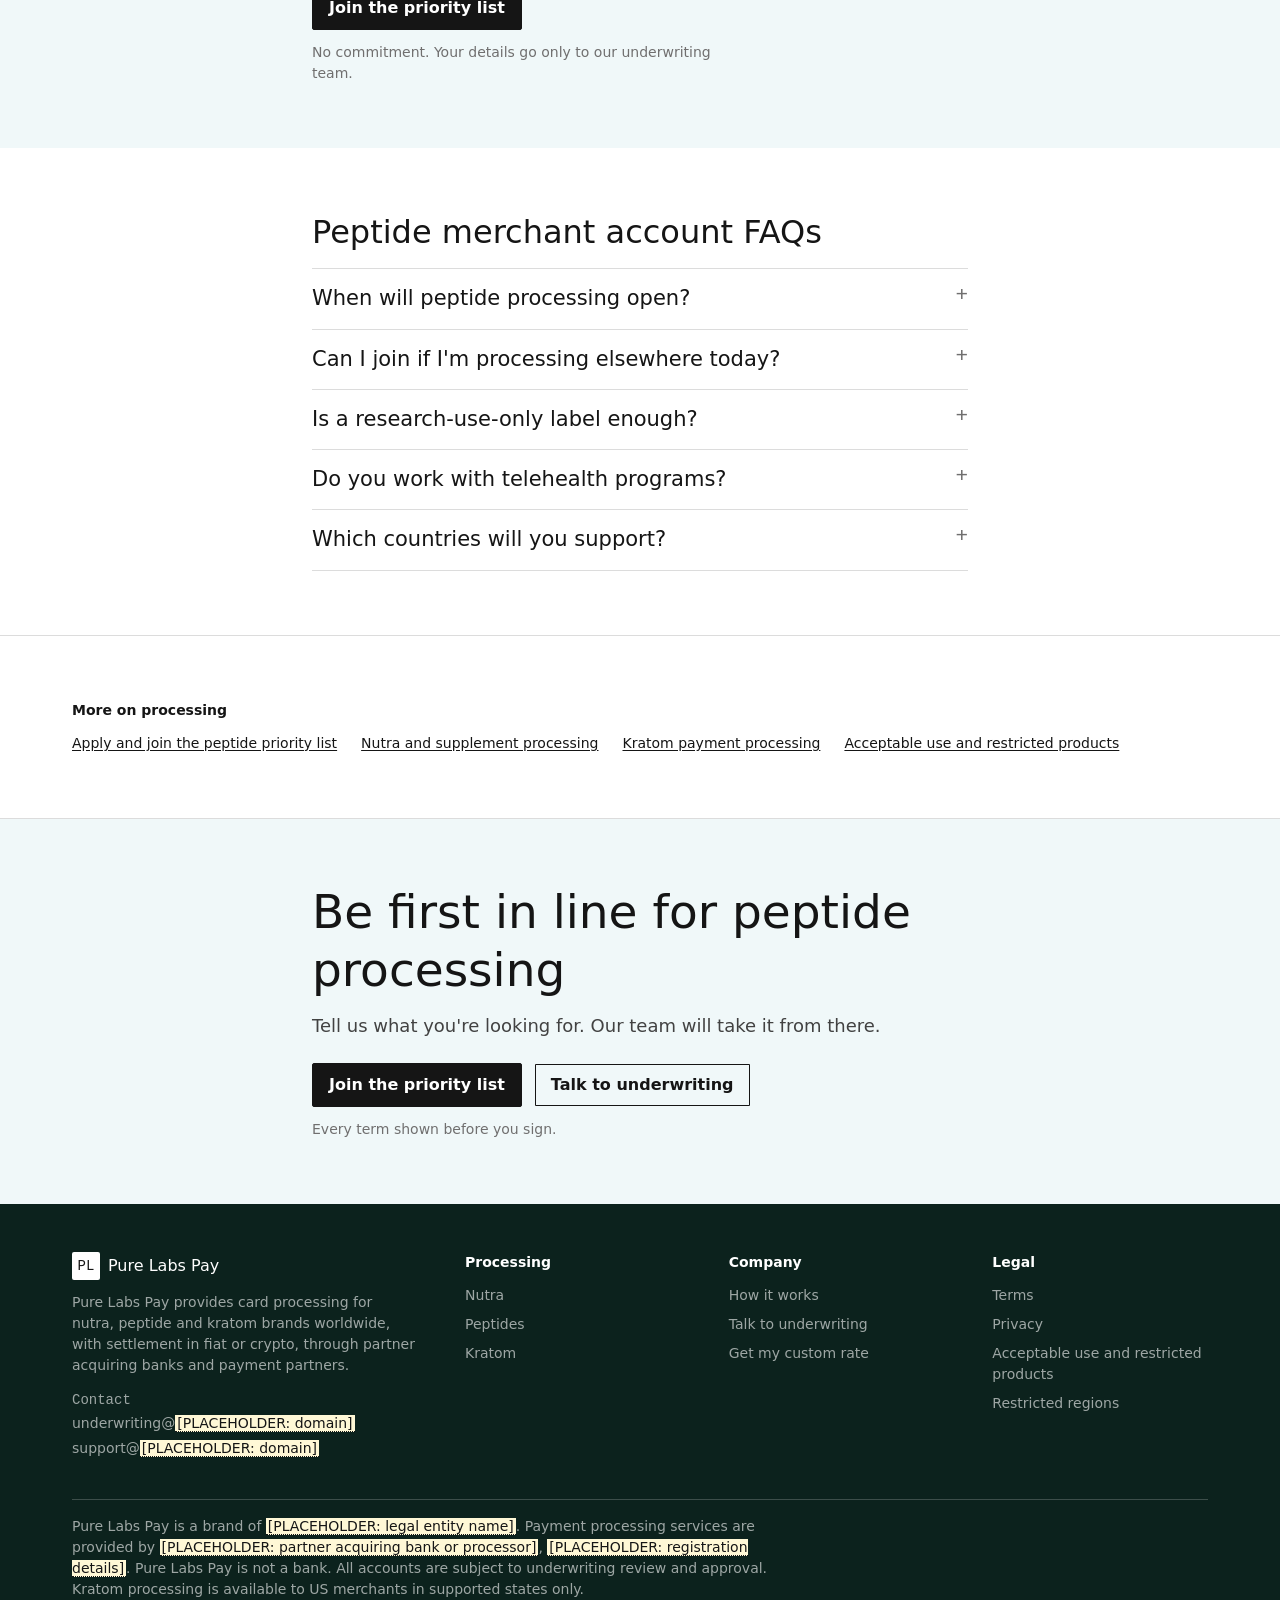
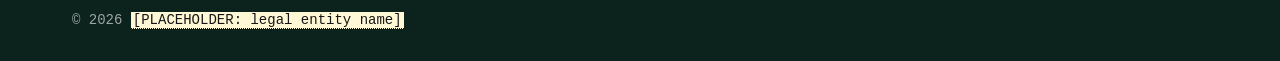
<file: peptides.html>
<!DOCTYPE html>
<html lang="en">
<head>
  <meta charset="utf-8">
  <meta name="viewport" content="width=device-width, initial-scale=1">
  <title>Peptide Merchant Account and Payment Processing | Pure Labs Pay</title>
  <meta name="description" content="Card processing for peptide sellers is opening soon. Join the priority list for a peptide merchant account built for compliant brands.">
  <!-- SEO -->
  <!-- Replace the [PLACEHOLDER: domain] base in these four places, in
       sitemap.xml, robots.txt, llms.txt and in SITE_BASE in js/main.js. -->
  <link rel="canonical" href="https://[PLACEHOLDER: domain]/peptides.html">
  <meta property="og:type" content="website">
  <meta property="og:site_name" content="Pure Labs Pay">
  <meta property="og:title" content="Peptide Merchant Account and Payment Processing | Pure Labs Pay">
  <meta property="og:description" content="Card processing for peptide sellers is opening soon. Join the priority list for a peptide merchant account built for compliant brands.">
  <meta property="og:url" content="https://[PLACEHOLDER: domain]/peptides.html">
  <meta property="og:image" content="https://[PLACEHOLDER: domain]/assets/og-peptides.png">
  <meta property="og:image:alt" content="Pure Labs Pay, payment processing for nutra, peptide and kratom brands">
  <meta name="twitter:card" content="summary_large_image">
  <meta name="twitter:title" content="Peptide Merchant Account and Payment Processing | Pure Labs Pay">
  <meta name="twitter:description" content="Card processing for peptide sellers is opening soon. Join the priority list for a peptide merchant account built for compliant brands.">
  <meta name="twitter:image" content="https://[PLACEHOLDER: domain]/assets/og-peptides.png">
  <!-- [PLACEHOLDER: Open Graph image, 1200 by 630, per assets/README.md] -->
  <!-- /SEO -->
  <!-- The design system's faces are mt-neue-display, mt-neue-text, mt-sans and
       mt-mono, which are licensed and not ours. The stacks in css/styles.css
       name each face first, then the substitutes the reference gives: Manrope
       for the two neue cuts, Inter for the sans, IBM Plex Mono for the mono.
       This link stays commented out so the build opens straight from the
       filesystem with no external request. Enable it, or self host, or drop in
       the licensed faces, for production.
       <link rel="preconnect" href="https://fonts.googleapis.com">
       <link rel="preconnect" href="https://fonts.gstatic.com" crossorigin>
       <link rel="stylesheet" href="https://fonts.googleapis.com/css2?family=Manrope:wght@400;500&family=Inter:wght@300;400;500;600&family=IBM+Plex+Mono:wght@500&display=swap">
  -->
  <link rel="stylesheet" href="css/styles.css">
</head>
<!-- data-mode is set here so the page is styled before main.js runs, then
     main.js applies ?mode= or the stored choice. Default is mockup. -->
<body data-mode="mockup">
  <!-- Shared chrome is rendered by js/main.js into these mounts, because the
       build has no build step. The noscript list keeps the site navigable
       with scripting off. -->
  <div id="site-header">
    <noscript>
      <nav aria-label="Main">
        <ul>
          <li><a href="index.html">Home</a></li>
          <li><a href="nutra.html">Nutra</a></li>
          <li><a href="peptides.html">Peptides</a></li>
          <li><a href="kratom.html">Kratom</a></li>
          <li><a href="apply.html">Get my custom rate</a></li>
          <li><a href="contact.html">Talk to underwriting</a></li>
        </ul>
      </nav>
    </noscript>
  </div>

  <main id="main" class="main">

    <!-- 1. Hero -->
    <section class="section hero graph-field" data-note="Intent: say plainly that this is not open yet, and give the one action that is available, the priority list. Nobody should leave thinking they can apply today. | SEO: primary keyword peptide merchant account in the H1 and the meta title, secondary peptide payment processing in the eyebrow and the FAQ H2. Page stays indexable, no noindex. | Dev: the only hero action is the waitlist anchor. Get my custom rate stays in the header and the footer, per the rollout priority in CLAUDE.md. Research use framing throughout, no claims about people, no quantities, no outcomes.">
      <div class="container">
        <div class="split">
          <div class="hero__copy">
            <p class="chip-row mb-2"><span class="pill pill--soon">Coming soon</span></p>
            <p class="eyebrow">Peptide payment processing</p>
            <h1>Peptide merchant accounts, opening soon</h1>
            <p class="lead">Card processing for compliant peptide sellers worldwide, with settlement in fiat or crypto. Join the priority list and we'll reach out as onboarding opens.</p>
            <div class="btn-row">
              <a class="btn btn--primary" href="#priority-list">Join the priority list</a>
            </div>
            <span class="trust-line">No commitment. Your details go only to our underwriting team.</span>
            <p class="meta-line hero__meta">Onboarding opens <span class="ph-text">[PLACEHOLDER: target month or "soon"]</span>.</p>
          </div>

          <figure class="dash-card" data-note="Intent: show the state of the category at a glance, open versus opening, without implying anything about the products themselves. | Dev: sample states only, labelled Example, built in markup. No product imagery on this page at all, and nothing that could read as a product for people.">
            <figcaption class="mock-caption">
              <span class="checkout-card__tag">Example</span>
              <span class="mock-caption__text">A category status panel: nutra live, peptides onboarding soon, kratom coming soon, with the priority list open for the United States and Canada.</span>
            </figcaption>
            <div class="dash-card__panel">
              <p class="dash-card__label">Category status</p>
              <ul class="chip-row">
                <li class="chip chip--live">Nutra: Live</li>
                <li class="chip">Peptides: Onboarding soon</li>
                <li class="chip chip--muted">Kratom: Coming soon</li>
              </ul>
            </div>
            <div class="dash-card__grid">
              <div>
                <p class="dash-card__label">Priority list</p>
                <p class="dash-card__value">Open</p>
              </div>
              <div>
                <p class="dash-card__label">Markets</p>
                <p class="dash-card__value">US and CA</p>
              </div>
            </div>
          </figure>
        </div>
      </div>
    </section>

    <!-- 2. Problem -->
    <section class="section" id="problem" data-note="Intent: name the pattern this seller has already lived through, so the waitlist reads as a fix rather than a delay. | SEO: no keyword target. | Dev: three ice cards. The named processors are a factual claim about published terms, logged as a CONFIRM for counsel. No statistics anywhere.">
      <div class="container">
        <h2>Why peptide sellers keep losing their processor</h2>
        <div class="feature-grid feature-grid--3">
          <div class="card card--ice">
            <h3 class="card__title">Banned by the big names</h3>
            <p>Stripe, PayPal, Shopify Payments and Adyen restrict research chemicals and peptides.</p>
          </div>
          <div class="card card--ice">
            <h3 class="card__title">Labels aren't enough</h3>
            <p>A research-use-only label alone doesn't satisfy underwriters. They review how products are presented and sold.</p>
          </div>
          <div class="card card--ice">
            <h3 class="card__title">Reviews after approval</h3>
            <p>Product pages get checked again after you go live. One flag can end an account.</p>
          </div>
        </div>
      </div>
    </section>

    <!-- 3. What we are building -->
    <section class="section section--bordered" id="building" data-note="Intent: describe the product that is coming, in capability terms only, so expectations are set before onboarding opens. | SEO: carries the secondary keyword peptide payment processing in the H2. | Dev: five tiles, two of them holding CONFIRM markers until the partner confirms the telehealth model and the settlement currencies. Nothing here promises a date.">
      <div class="container">
        <h2>Peptide payment processing built for how you sell</h2>
        <div class="feature-grid feature-grid--3">
          <div class="card">
            <svg class="tile__icon" viewBox="0 0 24 24" fill="none" stroke="currentColor" stroke-width="1.5" stroke-linecap="round" stroke-linejoin="round" aria-hidden="true" focusable="false"><rect x="3" y="5" width="18" height="14" rx="2"/><path d="M3 10h18"/><path d="M7 15h4"/></svg>
            <h3 class="card__title">Card processing for peptide catalogues</h3>
          </div>
          <div class="card">
            <svg class="tile__icon" viewBox="0 0 24 24" fill="none" stroke="currentColor" stroke-width="1.5" stroke-linecap="round" stroke-linejoin="round" aria-hidden="true" focusable="false"><path d="M5 4h14v16H5z"/><path d="M9 9h6"/><path d="M9 13h6"/><path d="M9 17h3"/></svg>
            <h3 class="card__title">Underwriting for research-use and licensed telehealth models</h3>
            <p><span class="ph-text">[CONFIRM: telehealth and compounding model accepted by partner]</span></p>
          </div>
          <div class="card">
            <svg class="tile__icon" viewBox="0 0 24 24" fill="none" stroke="currentColor" stroke-width="1.5" stroke-linecap="round" stroke-linejoin="round" aria-hidden="true" focusable="false"><path d="M4 3h10l4 4v14H4z"/><path d="M14 3v4h4"/><path d="M8 13l2.5 2.5L15 11"/></svg>
            <h3 class="card__title">A catalogue and site review before you apply</h3>
          </div>
          <div class="card">
            <svg class="tile__icon" viewBox="0 0 24 24" fill="none" stroke="currentColor" stroke-width="1.5" stroke-linecap="round" stroke-linejoin="round" aria-hidden="true" focusable="false"><path d="M12 3l7 3v6c0 4.5-3 7.5-7 9-4-1.5-7-4.5-7-9V6z"/><path d="M12 9v4"/><path d="M12 16h.01"/></svg>
            <h3 class="card__title">Dispute alerts and fraud screening</h3>
          </div>
          <div class="card">
            <svg class="tile__icon" viewBox="0 0 24 24" fill="none" stroke="currentColor" stroke-width="1.5" stroke-linecap="round" stroke-linejoin="round" aria-hidden="true" focusable="false"><path d="M4 9h13l-3-3"/><path d="M20 15H7l3 3"/></svg>
            <h3 class="card__title">Settlement in fiat or crypto</h3>
            <p><span class="ph-text">[CONFIRM: currencies, stablecoins and networks]</span></p>
          </div>
        </div>
      </div>
    </section>

    <!-- 4. Who it is for -->
    <section class="section" id="who-its-for" data-note="Intent: let a seller place themselves in one of three models before they fill in the form, which is also how the sales model question on the form is framed. | SEO: carries research peptides payment processor language. | Dev: the telehealth line holds a CONFIRM. Research supply and licensed prescriber models are described as channels, never with quantities, outcomes or patient facing wording.">
      <div class="container container--narrow">
        <h2>Who we'll work with</h2>
        <ul class="list-plain">
          <li><span class="list-plain__marker">01</span><span>Research peptide suppliers selling to labs and institutions</span></li>
          <li><span class="list-plain__marker">02</span><span>Telehealth and compounding programs with licensed prescribers <span class="ph-text">[CONFIRM: telehealth and compounding model accepted by partner]</span></span></li>
          <li><span class="list-plain__marker">03</span><span>Brands with a certificate of analysis for every product</span></li>
        </ul>
      </div>
    </section>

    <!-- 5. Get ready now -->
    <section class="section section--bordered" id="get-ready" data-note="Intent: give the seller something useful to do while they wait, and quietly set the underwriting bar before they ever reach a form. | SEO: no keyword target. | Dev: five ticks in the accent green. The second item is the research use rule stated as a requirement of their own site, which is the one place that rule can be named out loud.">
      <div class="container">
        <div class="split">
          <div>
            <h2>Get ready before onboarding opens</h2>
            <p>Underwriters check the same handful of things every time.</p>
            <p class="section-close">These are the ones that hold applications up.</p>
          </div>
          <div class="card card--ice">
            <p class="compare__label">Before you apply</p>
            <ul class="checklist">
              <li><svg class="checklist__tick" viewBox="0 0 24 24" fill="none" stroke="currentColor" stroke-width="2" stroke-linecap="round" stroke-linejoin="round" aria-hidden="true" focusable="false"><path d="M5 12.5l4.5 4.5L19 7"/></svg><span>Certificates of analysis matched to every product on your site</span></li>
              <li><svg class="checklist__tick" viewBox="0 0 24 24" fill="none" stroke="currentColor" stroke-width="2" stroke-linecap="round" stroke-linejoin="round" aria-hidden="true" focusable="false"><path d="M5 12.5l4.5 4.5L19 7"/></svg><span>No human-use, dosing or health claims on research products</span></li>
              <li><svg class="checklist__tick" viewBox="0 0 24 24" fill="none" stroke="currentColor" stroke-width="2" stroke-linecap="round" stroke-linejoin="round" aria-hidden="true" focusable="false"><path d="M5 12.5l4.5 4.5L19 7"/></svg><span>Reconstitution supplies not bundled or cross-sold with research products</span></li>
              <li><svg class="checklist__tick" viewBox="0 0 24 24" fill="none" stroke="currentColor" stroke-width="2" stroke-linecap="round" stroke-linejoin="round" aria-hidden="true" focusable="false"><path d="M5 12.5l4.5 4.5L19 7"/></svg><span>Clear terms, refund policy and contact details</span></li>
            </ul>
          </div>
        </div>
      </div>
    </section>

    <!-- 6. Priority list form -->
    <section class="section section--alt" id="priority-list" data-note="Intent: the one action on this page. Rule B stage one: five fields, no qualifying questions. | SEO: no keyword target, this is the conversion. | Dev: the shared lead-form block. The category is set here, so the payload carries vertical peptides and source waitlist without asking.">
      <div class="container container--narrow">
        <h2>Join the peptide priority list</h2>
        <p class="lead">We'll reach out in order of fit when onboarding opens.</p>

        <div data-block="lead-form"
             data-vertical="peptides"
             data-submit-label="Join the priority list"
             data-trust="No commitment. Your details go only to our underwriting team."
             data-success-title="You&#39;re on the list"
             data-success-text="We'll be in touch when peptide onboarding opens."></div>
      </div>
    </section>

    <!-- 7. FAQ -->
    <section class="section" id="faq" data-note="Intent: answer the three questions a waiting seller asks, when, whether a label is enough, and whether their model fits. | SEO: the H2 carries the secondary keyword peptide payment processing, and the questions carry long tail queries. | Dev: native details and summary. The date answer holds a PLACEHOLDER rather than guessing, and no answer states a term, a time or a limit.">
      <div class="container container--narrow">
        <h2>Peptide merchant account FAQs</h2>
        <div class="faq">
          <details class="faq__item">
            <summary>When will peptide processing open?</summary>
            <div class="faq__body"><p>We're finalising onboarding with our processing partners. Priority list members hear first. <span class="ph-text">[PLACEHOLDER: target date]</span></p></div>
          </details>
          <details class="faq__item">
            <summary>Can I join if I'm processing elsewhere today?</summary>
            <div class="faq__body"><p>Yes. Most brands on the list are processing elsewhere and want a more stable home.</p></div>
          </details>
          <details class="faq__item">
            <summary>Is a research-use-only label enough?</summary>
            <div class="faq__body"><p>No. Underwriters look at your whole site, including product descriptions, images and what you sell together. We'll review this with you before you apply.</p></div>
          </details>
          <details class="faq__item">
            <summary>Do you work with telehealth programs?</summary>
            <div class="faq__body"><p>We plan to support telehealth and compounding programs with licensed prescribers. <span class="ph-text">[CONFIRM: telehealth and compounding model accepted by partner]</span></p></div>
          </details>
          <details class="faq__item">
            <summary>Which countries will you support?</summary>
            <div class="faq__body"><p>Brands in the United States, Canada, the UK, the EU, Australia and other supported regions. <span class="ph-text">[CONFIRM: supported countries]</span></p></div>
          </details>
        </div>
      </div>
    </section>

    <!-- Related links, for crawlers and for a reader who is in the wrong category -->
    <section class="section section--tight section--bordered" data-note="Intent: give a reader in the wrong category a way out, and give crawlers the links between the three categories and the acceptable use page. | SEO: internal linking. The apply link carries ?vertical=peptides, so step one of the application arrives already answered. | Dev: plain list, no cards, so it reads as navigation rather than another pitch.">
      <div class="container">
        <h2 class="h-minor">More on processing</h2>
        <ul class="link-row">
            <li><a href="apply.html?vertical=peptides">Apply and join the peptide priority list</a></li>
            <li><a href="nutra.html">Nutra and supplement processing</a></li>
            <li><a href="kratom.html">Kratom payment processing</a></li>
            <li><a href="legal/acceptable-use.html">Acceptable use and restricted products</a></li>
        </ul>
      </div>
    </section>

    <!-- 8. Closing call to action, the reusable block with this page's heading -->
    <div data-block="final-cta" data-heading="Be first in line for peptide processing" data-primary-label="Join the priority list" data-primary-href="#priority-list"></div>

  </main>

  <div id="site-footer">
    <noscript>
      <nav aria-label="Footer">
        <ul>
          <li><a href="nutra.html">Nutra</a></li>
          <li><a href="peptides.html">Peptides</a></li>
          <li><a href="kratom.html">Kratom</a></li>
          <li><a href="apply.html">Get my custom rate</a></li>
          <li><a href="contact.html">Talk to underwriting</a></li>
          <li><a href="legal/terms.html">Terms</a></li>
          <li><a href="legal/privacy.html">Privacy</a></li>
          <li><a href="legal/acceptable-use.html">Acceptable use and restricted products</a></li>
          <li><a href="legal/restricted-regions.html">Restricted regions</a></li>
        </ul>
      </nav>
    </noscript>
  </div>

  <script src="js/main.js"></script>
</body>
</html>
</file>
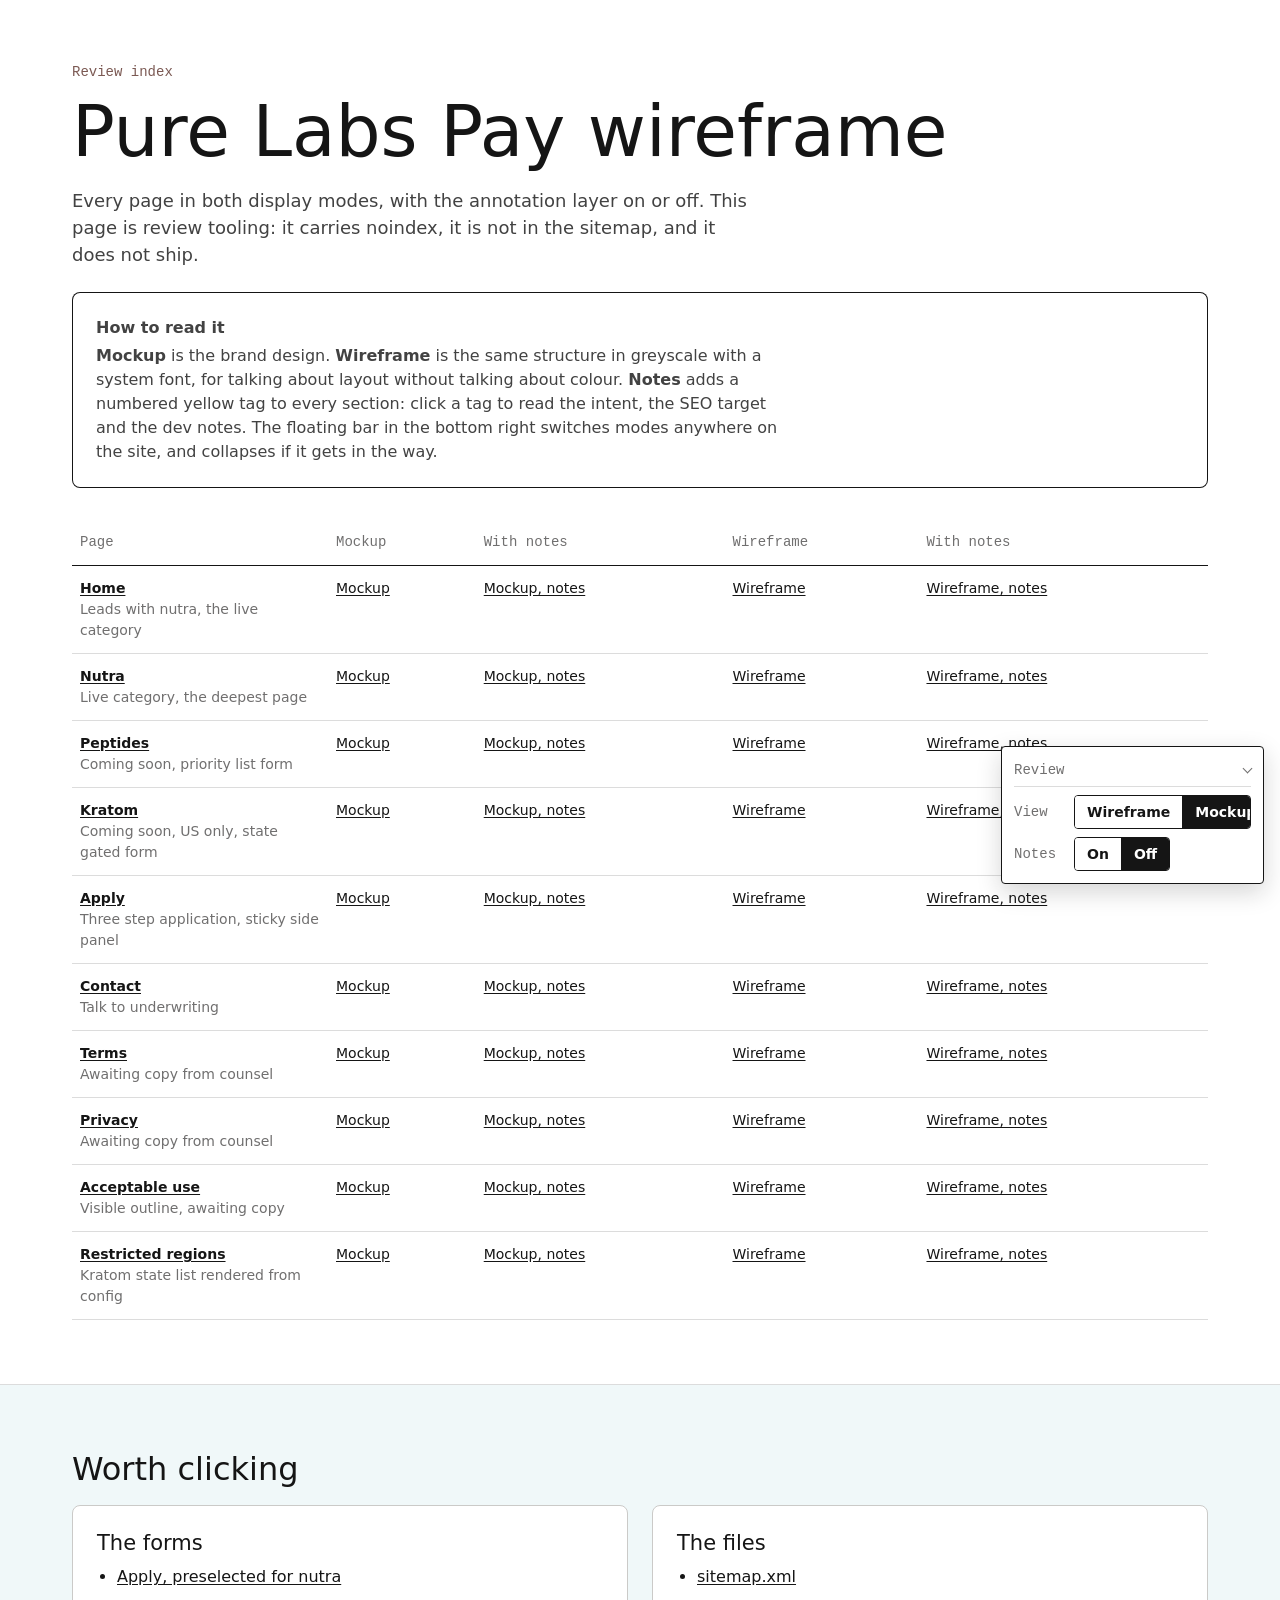
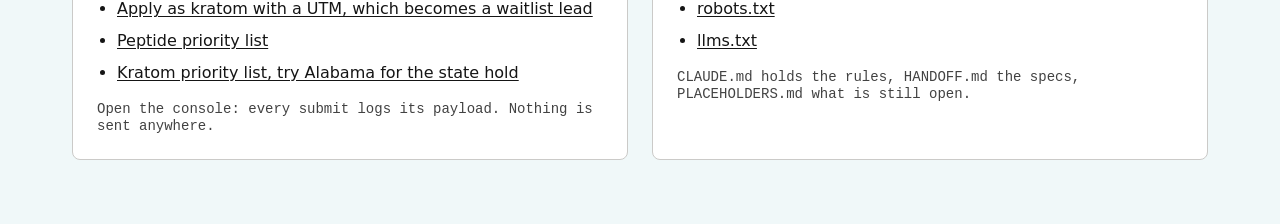
<file: review.html>
<!DOCTYPE html>
<html lang="en">
<head>
  <meta charset="utf-8">
  <meta name="viewport" content="width=device-width, initial-scale=1">
  <title>Review index | Pure Labs Pay wireframe</title>
  <meta name="robots" content="noindex, nofollow">
  <meta name="description" content="Review index for the Pure Labs Pay wireframe. Not part of the production site.">
  <link rel="stylesheet" href="css/styles.css">
  <style>
    /* review tooling, not part of the site, so its few rules live here rather
       than in the stylesheet the team will inherit */
    .review-table { width: 100%; border-collapse: collapse; font-size: var(--text-control-label); }
    .review-table th, .review-table td { text-align: left; padding: var(--spacing-12) var(--spacing-8); border-bottom: 1px solid var(--border); vertical-align: top; }
    .review-table thead th { font-family: var(--font-mono); font-weight: 500; color: var(--ink-faint); border-bottom-color: var(--ink); }
    .review-table th[scope="row"] { font-weight: 600; width: 16rem; }
    .review-note { display: block; font-weight: 400; color: var(--ink-faint); }
    .review-grid { display: grid; gap: var(--spacing-24); grid-template-columns: 1fr; }
    @media (min-width: 48rem) { .review-grid { grid-template-columns: repeat(2, 1fr); } }
  </style>
</head>
<body data-mode="mockup">
  <main id="main" class="main">
    <section class="section">
      <div class="container">
        <p class="eyebrow">Review index</p>
        <h1>Pure Labs Pay wireframe</h1>
        <p class="lead">Every page in both display modes, with the annotation layer on or off. This
        page is review tooling: it carries noindex, it is not in the sitemap, and it does not ship.</p>

        <div class="callout callout--quiet mt-5">
          <p class="callout__title">How to read it</p>
          <p><strong>Mockup</strong> is the brand design. <strong>Wireframe</strong> is the same
          structure in greyscale with a system font, for talking about layout without talking about
          colour. <strong>Notes</strong> adds a numbered yellow tag to every section: click a tag to
          read the intent, the SEO target and the dev notes. The floating bar in the bottom right
          switches modes anywhere on the site, and collapses if it gets in the way.</p>
        </div>

        <div class="mt-6">
          <table class="review-table">
            <caption class="visually-hidden">Every page in every display mode</caption>
            <thead>
              <tr><th scope="col">Page</th><th scope="col">Mockup</th><th scope="col">With notes</th><th scope="col">Wireframe</th><th scope="col">With notes</th></tr>
            </thead>
            <tbody>
        <tr>
          <th scope="row"><a href="index.html">Home</a><span class="review-note">Leads with nutra, the live category</span></th>
          <td><a href="index.html?mode=mockup&amp;notes=0">Mockup</a></td>
          <td><a href="index.html?mode=mockup&amp;notes=1">Mockup, notes</a></td>
          <td><a href="index.html?mode=wireframe&amp;notes=0">Wireframe</a></td>
          <td><a href="index.html?mode=wireframe&amp;notes=1">Wireframe, notes</a></td>
        </tr>
        <tr>
          <th scope="row"><a href="nutra.html">Nutra</a><span class="review-note">Live category, the deepest page</span></th>
          <td><a href="nutra.html?mode=mockup&amp;notes=0">Mockup</a></td>
          <td><a href="nutra.html?mode=mockup&amp;notes=1">Mockup, notes</a></td>
          <td><a href="nutra.html?mode=wireframe&amp;notes=0">Wireframe</a></td>
          <td><a href="nutra.html?mode=wireframe&amp;notes=1">Wireframe, notes</a></td>
        </tr>
        <tr>
          <th scope="row"><a href="peptides.html">Peptides</a><span class="review-note">Coming soon, priority list form</span></th>
          <td><a href="peptides.html?mode=mockup&amp;notes=0">Mockup</a></td>
          <td><a href="peptides.html?mode=mockup&amp;notes=1">Mockup, notes</a></td>
          <td><a href="peptides.html?mode=wireframe&amp;notes=0">Wireframe</a></td>
          <td><a href="peptides.html?mode=wireframe&amp;notes=1">Wireframe, notes</a></td>
        </tr>
        <tr>
          <th scope="row"><a href="kratom.html">Kratom</a><span class="review-note">Coming soon, US only, state gated form</span></th>
          <td><a href="kratom.html?mode=mockup&amp;notes=0">Mockup</a></td>
          <td><a href="kratom.html?mode=mockup&amp;notes=1">Mockup, notes</a></td>
          <td><a href="kratom.html?mode=wireframe&amp;notes=0">Wireframe</a></td>
          <td><a href="kratom.html?mode=wireframe&amp;notes=1">Wireframe, notes</a></td>
        </tr>
        <tr>
          <th scope="row"><a href="apply.html">Apply</a><span class="review-note">Three step application, sticky side panel</span></th>
          <td><a href="apply.html?mode=mockup&amp;notes=0">Mockup</a></td>
          <td><a href="apply.html?mode=mockup&amp;notes=1">Mockup, notes</a></td>
          <td><a href="apply.html?mode=wireframe&amp;notes=0">Wireframe</a></td>
          <td><a href="apply.html?mode=wireframe&amp;notes=1">Wireframe, notes</a></td>
        </tr>
        <tr>
          <th scope="row"><a href="contact.html">Contact</a><span class="review-note">Talk to underwriting</span></th>
          <td><a href="contact.html?mode=mockup&amp;notes=0">Mockup</a></td>
          <td><a href="contact.html?mode=mockup&amp;notes=1">Mockup, notes</a></td>
          <td><a href="contact.html?mode=wireframe&amp;notes=0">Wireframe</a></td>
          <td><a href="contact.html?mode=wireframe&amp;notes=1">Wireframe, notes</a></td>
        </tr>
        <tr>
          <th scope="row"><a href="legal/terms.html">Terms</a><span class="review-note">Awaiting copy from counsel</span></th>
          <td><a href="legal/terms.html?mode=mockup&amp;notes=0">Mockup</a></td>
          <td><a href="legal/terms.html?mode=mockup&amp;notes=1">Mockup, notes</a></td>
          <td><a href="legal/terms.html?mode=wireframe&amp;notes=0">Wireframe</a></td>
          <td><a href="legal/terms.html?mode=wireframe&amp;notes=1">Wireframe, notes</a></td>
        </tr>
        <tr>
          <th scope="row"><a href="legal/privacy.html">Privacy</a><span class="review-note">Awaiting copy from counsel</span></th>
          <td><a href="legal/privacy.html?mode=mockup&amp;notes=0">Mockup</a></td>
          <td><a href="legal/privacy.html?mode=mockup&amp;notes=1">Mockup, notes</a></td>
          <td><a href="legal/privacy.html?mode=wireframe&amp;notes=0">Wireframe</a></td>
          <td><a href="legal/privacy.html?mode=wireframe&amp;notes=1">Wireframe, notes</a></td>
        </tr>
        <tr>
          <th scope="row"><a href="legal/acceptable-use.html">Acceptable use</a><span class="review-note">Visible outline, awaiting copy</span></th>
          <td><a href="legal/acceptable-use.html?mode=mockup&amp;notes=0">Mockup</a></td>
          <td><a href="legal/acceptable-use.html?mode=mockup&amp;notes=1">Mockup, notes</a></td>
          <td><a href="legal/acceptable-use.html?mode=wireframe&amp;notes=0">Wireframe</a></td>
          <td><a href="legal/acceptable-use.html?mode=wireframe&amp;notes=1">Wireframe, notes</a></td>
        </tr>
        <tr>
          <th scope="row"><a href="legal/restricted-regions.html">Restricted regions</a><span class="review-note">Kratom state list rendered from config</span></th>
          <td><a href="legal/restricted-regions.html?mode=mockup&amp;notes=0">Mockup</a></td>
          <td><a href="legal/restricted-regions.html?mode=mockup&amp;notes=1">Mockup, notes</a></td>
          <td><a href="legal/restricted-regions.html?mode=wireframe&amp;notes=0">Wireframe</a></td>
          <td><a href="legal/restricted-regions.html?mode=wireframe&amp;notes=1">Wireframe, notes</a></td>
        </tr>
            </tbody>
          </table>
        </div>
      </div>
    </section>

    <section class="section section--alt section--bordered">
      <div class="container">
        <h2>Worth clicking</h2>
        <div class="review-grid">
          <div class="card">
            <h3 class="card__title">The forms</h3>
            <ul>
              <li><a href="apply.html?vertical=nutra">Apply, preselected for nutra</a></li>
              <li><a href="apply.html?vertical=kratom&amp;utm_source=review">Apply as kratom with a UTM, which becomes a waitlist lead</a></li>
              <li><a href="peptides.html#priority-list">Peptide priority list</a></li>
              <li><a href="kratom.html#priority-list">Kratom priority list, try Alabama for the state hold</a></li>
            </ul>
            <p class="meta-line">Open the console: every submit logs its payload. Nothing is sent anywhere.</p>
          </div>
          <div class="card">
            <h3 class="card__title">The files</h3>
            <ul>
              <li><a href="sitemap.xml">sitemap.xml</a></li>
              <li><a href="robots.txt">robots.txt</a></li>
              <li><a href="llms.txt">llms.txt</a></li>
            </ul>
            <p class="meta-line">CLAUDE.md holds the rules, HANDOFF.md the specs, PLACEHOLDERS.md what is still open.</p>
          </div>
        </div>
      </div>
    </section>
  </main>

  <script src="js/main.js"></script>
</body>
</html>
</file>
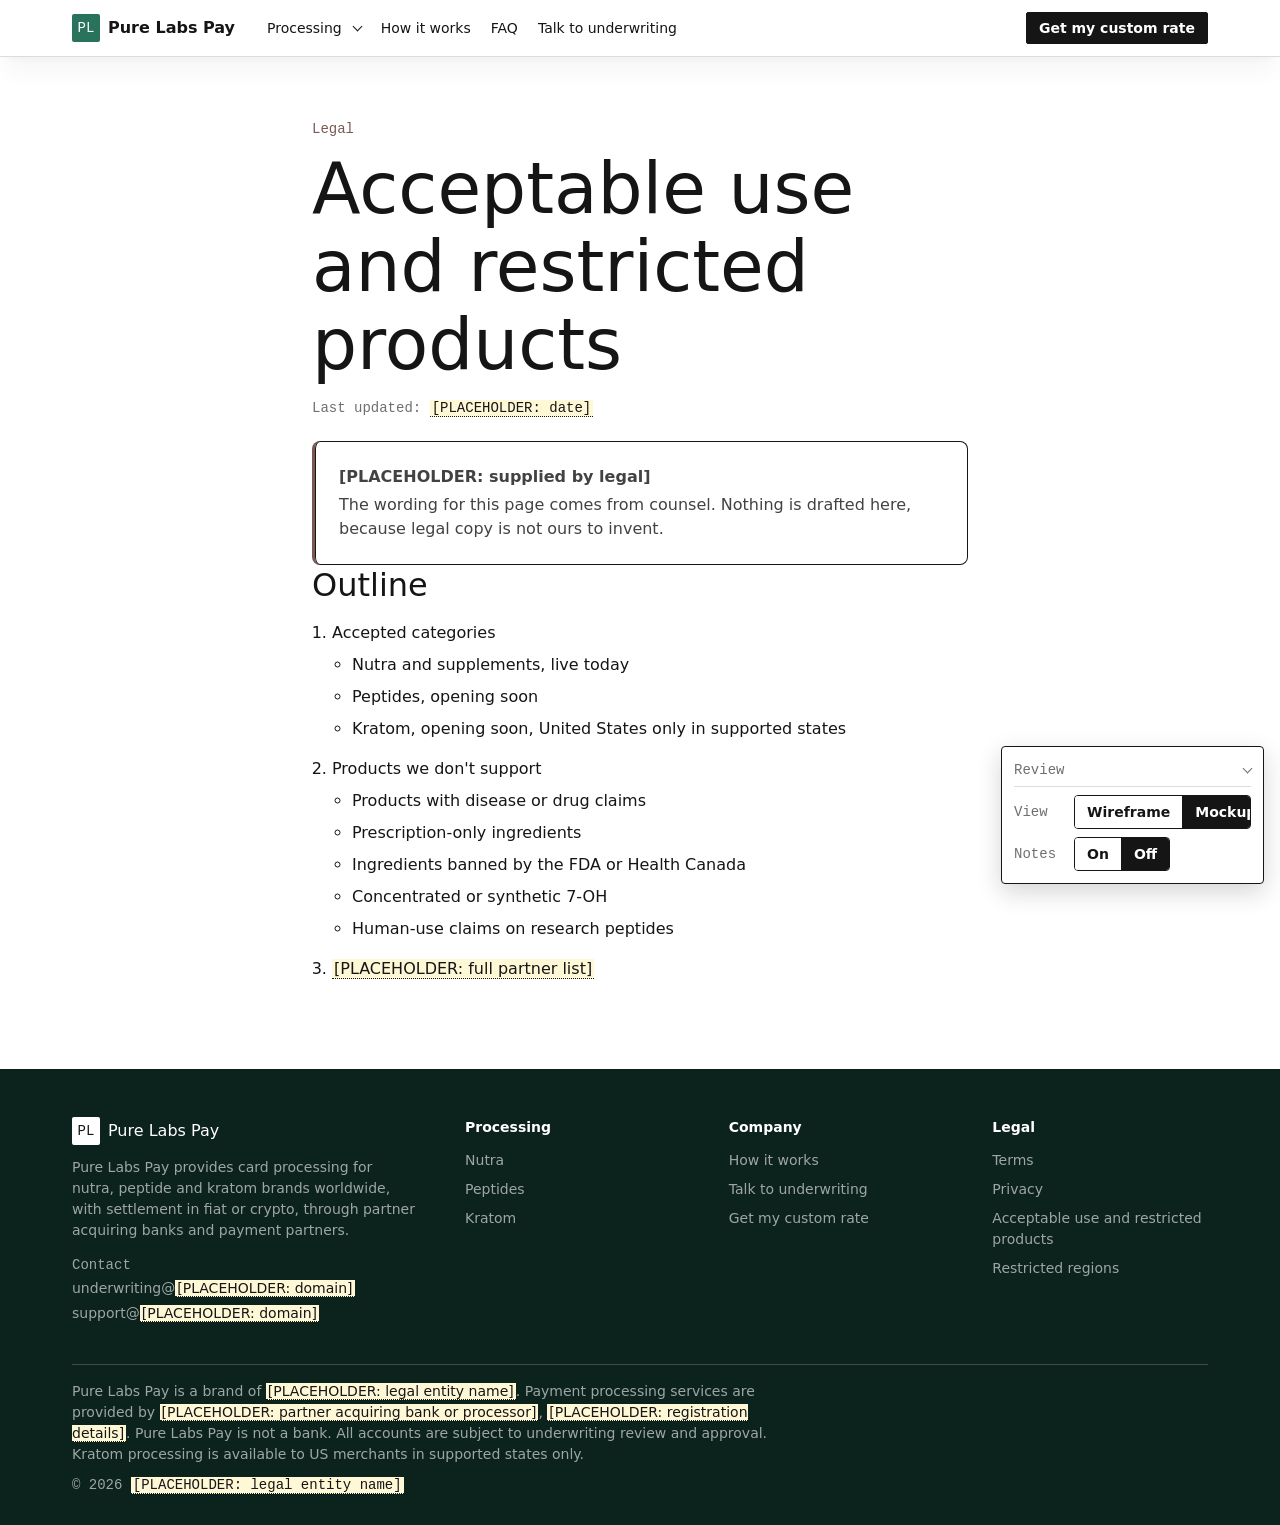
<file: legal/acceptable-use.html>
<!DOCTYPE html>
<html lang="en">
<head>
  <meta charset="utf-8">
  <meta name="viewport" content="width=device-width, initial-scale=1">
  <title>Acceptable use and restricted products | Pure Labs Pay</title>
  <meta name="description" content="The categories Pure Labs Pay supports and the products it does not support.">
  <!-- SEO -->
  <!-- Replace the [PLACEHOLDER: domain] base in these four places, in
       sitemap.xml, robots.txt, llms.txt and in SITE_BASE in js/main.js. -->
  <link rel="canonical" href="https://[PLACEHOLDER: domain]/legal/acceptable-use.html">
  <meta property="og:type" content="article">
  <meta property="og:site_name" content="Pure Labs Pay">
  <meta property="og:title" content="Acceptable use and restricted products | Pure Labs Pay">
  <meta property="og:description" content="The categories Pure Labs Pay supports and the products it does not support.">
  <meta property="og:url" content="https://[PLACEHOLDER: domain]/legal/acceptable-use.html">
  <meta property="og:image" content="https://[PLACEHOLDER: domain]/assets/og-acceptable-use.png">
  <meta property="og:image:alt" content="Pure Labs Pay, payment processing for nutra, peptide and kratom brands">
  <meta name="twitter:card" content="summary_large_image">
  <meta name="twitter:title" content="Acceptable use and restricted products | Pure Labs Pay">
  <meta name="twitter:description" content="The categories Pure Labs Pay supports and the products it does not support.">
  <meta name="twitter:image" content="https://[PLACEHOLDER: domain]/assets/og-acceptable-use.png">
  <!-- [PLACEHOLDER: Open Graph image, 1200 by 630, per assets/README.md] -->
  <!-- /SEO -->
  <!-- The design system's faces are mt-neue-display, mt-neue-text, mt-sans and
       mt-mono, which are licensed and not ours. The stacks in css/styles.css
       name each face first, then the substitutes the reference gives: Manrope
       for the two neue cuts, Inter for the sans, IBM Plex Mono for the mono.
       This link stays commented out so the build opens straight from the
       filesystem with no external request. Enable it, or self host, or drop in
       the licensed faces, for production.
       <link rel="preconnect" href="https://fonts.googleapis.com">
       <link rel="preconnect" href="https://fonts.gstatic.com" crossorigin>
       <link rel="stylesheet" href="https://fonts.googleapis.com/css2?family=Manrope:wght@400;500&family=Inter:wght@300;400;500;600&family=IBM+Plex+Mono:wght@500&display=swap">
  -->
  <link rel="stylesheet" href="../css/styles.css">
</head>
<!-- data-mode is set here so the page is styled before main.js runs, then
     main.js applies ?mode= or the stored choice. Default is mockup. -->
<body data-mode="mockup" data-prefix="../">
  <!-- Shared chrome is rendered by js/main.js into these mounts, because the
       build has no build step. The noscript list keeps the site navigable
       with scripting off. -->
  <div id="site-header">
    <noscript>
      <nav aria-label="Main">
        <ul>
          <li><a href="../index.html">Home</a></li>
          <li><a href="../nutra.html">Nutra</a></li>
          <li><a href="../peptides.html">Peptides</a></li>
          <li><a href="../kratom.html">Kratom</a></li>
          <li><a href="../apply.html">Get my custom rate</a></li>
          <li><a href="../contact.html">Talk to underwriting</a></li>
        </ul>
      </nav>
    </noscript>
  </div>

  <main id="main" class="main">

    <section class="section" data-note="Intent: the page every other page points at when it says what we do not support, so the answer lives in one place. | SEO: not a keyword target, indexable, and it answers what do you not accept queries. | Dev: the outline below is visible on purpose, so reviewers can see the shape before counsel supplies the wording. The full list comes from the partner.">
      <div class="container container--narrow">
        <p class="eyebrow">Legal</p>
        <h1>Acceptable use and restricted products</h1>
        <p class="meta-line">Last updated: <span class="ph-text">[PLACEHOLDER: date]</span></p>

        <div class="callout callout--warning mt-5">
          <p class="callout__title">[PLACEHOLDER: supplied by legal]</p>
          <p>The wording for this page comes from counsel. Nothing is drafted here, because legal copy is not ours to invent.</p>
        </div>

        <h2>Outline</h2>
        <ol class="legal-outline">
          <li>Accepted categories
            <ul>
              <li>Nutra and supplements, live today</li>
              <li>Peptides, opening soon</li>
              <li>Kratom, opening soon, United States only in supported states</li>
            </ul>
          </li>
          <li>Products we don't support
            <ul>
              <li>Products with disease or drug claims</li>
              <li>Prescription-only ingredients</li>
              <li>Ingredients banned by the FDA or Health Canada</li>
              <li>Concentrated or synthetic 7-OH</li>
              <li>Human-use claims on research peptides</li>
            </ul>
          </li>
          <li><span class="ph-text">[PLACEHOLDER: full partner list]</span></li>
        </ol>
      </div>
    </section>

  </main>

  <div id="site-footer">
    <noscript>
      <nav aria-label="Footer">
        <ul>
          <li><a href="../nutra.html">Nutra</a></li>
          <li><a href="../peptides.html">Peptides</a></li>
          <li><a href="../kratom.html">Kratom</a></li>
          <li><a href="../apply.html">Get my custom rate</a></li>
          <li><a href="../contact.html">Talk to underwriting</a></li>
          <li><a href="../legal/terms.html">Terms</a></li>
          <li><a href="../legal/privacy.html">Privacy</a></li>
          <li><a href="../legal/acceptable-use.html">Acceptable use and restricted products</a></li>
          <li><a href="../legal/restricted-regions.html">Restricted regions</a></li>
        </ul>
      </nav>
    </noscript>
  </div>

  <script src="../js/main.js"></script>
</body>
</html>
</file>
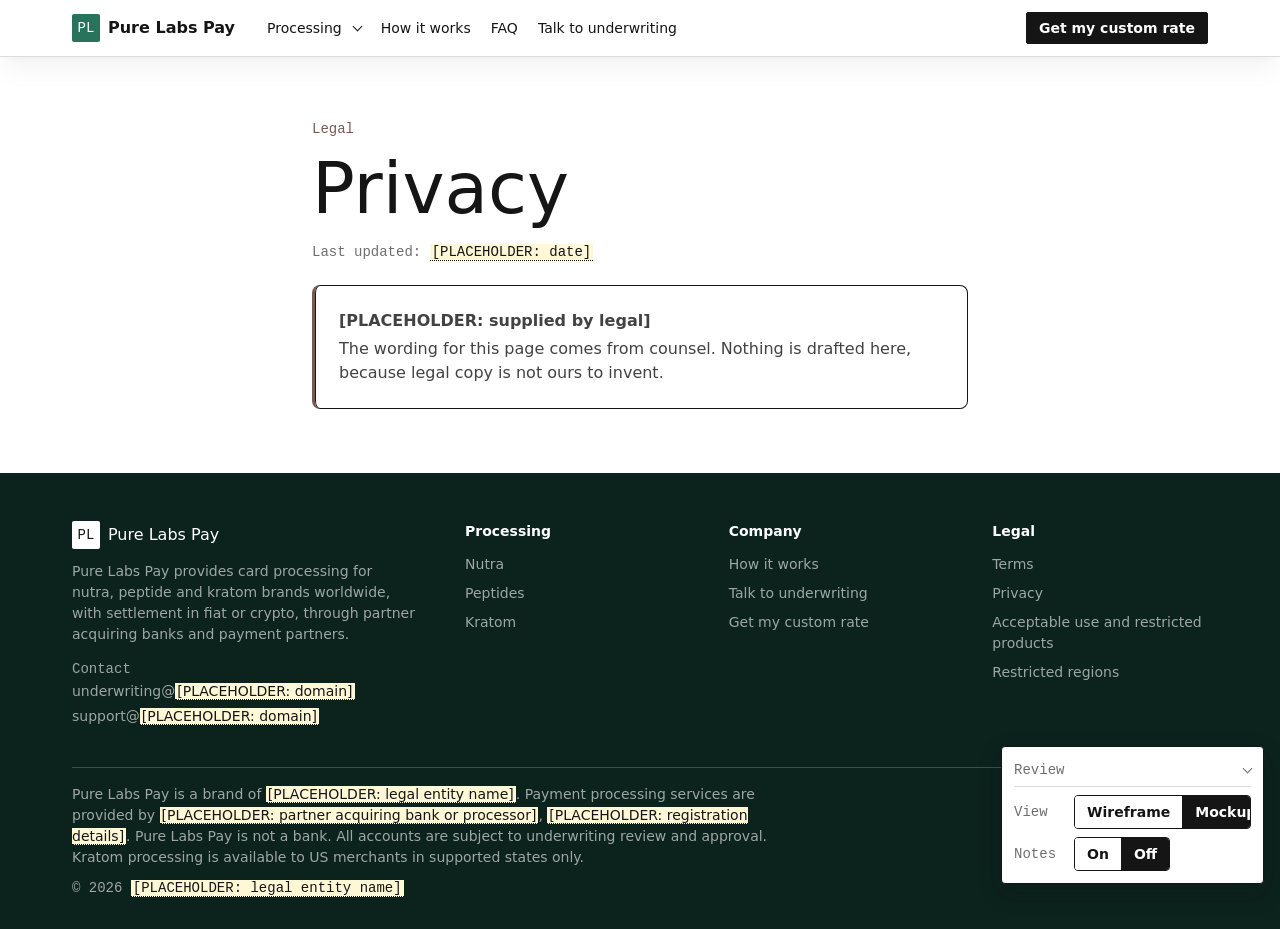
<file: legal/privacy.html>
<!DOCTYPE html>
<html lang="en">
<head>
  <meta charset="utf-8">
  <meta name="viewport" content="width=device-width, initial-scale=1">
  <title>Privacy | Pure Labs Pay</title>
  <meta name="description" content="How Pure Labs Pay handles the details submitted through this site.">
  <!-- SEO -->
  <!-- Replace the [PLACEHOLDER: domain] base in these four places, in
       sitemap.xml, robots.txt, llms.txt and in SITE_BASE in js/main.js. -->
  <link rel="canonical" href="https://[PLACEHOLDER: domain]/legal/privacy.html">
  <meta property="og:type" content="article">
  <meta property="og:site_name" content="Pure Labs Pay">
  <meta property="og:title" content="Privacy | Pure Labs Pay">
  <meta property="og:description" content="How Pure Labs Pay handles the details submitted through this site.">
  <meta property="og:url" content="https://[PLACEHOLDER: domain]/legal/privacy.html">
  <meta property="og:image" content="https://[PLACEHOLDER: domain]/assets/og-privacy.png">
  <meta property="og:image:alt" content="Pure Labs Pay, payment processing for nutra, peptide and kratom brands">
  <meta name="twitter:card" content="summary_large_image">
  <meta name="twitter:title" content="Privacy | Pure Labs Pay">
  <meta name="twitter:description" content="How Pure Labs Pay handles the details submitted through this site.">
  <meta name="twitter:image" content="https://[PLACEHOLDER: domain]/assets/og-privacy.png">
  <!-- [PLACEHOLDER: Open Graph image, 1200 by 630, per assets/README.md] -->
  <!-- /SEO -->
  <!-- The design system's faces are mt-neue-display, mt-neue-text, mt-sans and
       mt-mono, which are licensed and not ours. The stacks in css/styles.css
       name each face first, then the substitutes the reference gives: Manrope
       for the two neue cuts, Inter for the sans, IBM Plex Mono for the mono.
       This link stays commented out so the build opens straight from the
       filesystem with no external request. Enable it, or self host, or drop in
       the licensed faces, for production.
       <link rel="preconnect" href="https://fonts.googleapis.com">
       <link rel="preconnect" href="https://fonts.gstatic.com" crossorigin>
       <link rel="stylesheet" href="https://fonts.googleapis.com/css2?family=Manrope:wght@400;500&family=Inter:wght@300;400;500;600&family=IBM+Plex+Mono:wght@500&display=swap">
  -->
  <link rel="stylesheet" href="../css/styles.css">
</head>
<!-- data-mode is set here so the page is styled before main.js runs, then
     main.js applies ?mode= or the stored choice. Default is mockup. -->
<body data-mode="mockup" data-prefix="../">
  <!-- Shared chrome is rendered by js/main.js into these mounts, because the
       build has no build step. The noscript list keeps the site navigable
       with scripting off. -->
  <div id="site-header">
    <noscript>
      <nav aria-label="Main">
        <ul>
          <li><a href="../index.html">Home</a></li>
          <li><a href="../nutra.html">Nutra</a></li>
          <li><a href="../peptides.html">Peptides</a></li>
          <li><a href="../kratom.html">Kratom</a></li>
          <li><a href="../apply.html">Get my custom rate</a></li>
          <li><a href="../contact.html">Talk to underwriting</a></li>
        </ul>
      </nav>
    </noscript>
  </div>

  <main id="main" class="main">

    <section class="section" data-note="Intent: the privacy notice, including what the lead forms collect and what happens to a lead afterwards. Every consent checkbox on the site links here. | SEO: not a keyword target, indexable. | Dev: copy comes from counsel. It must cover the lead form fields, the private application that follows, and how long leads are kept.">
      <div class="container container--narrow">
        <p class="eyebrow">Legal</p>
        <h1>Privacy</h1>
        <p class="meta-line">Last updated: <span class="ph-text">[PLACEHOLDER: date]</span></p>

        <div class="callout callout--warning mt-5">
          <p class="callout__title">[PLACEHOLDER: supplied by legal]</p>
          <p>The wording for this page comes from counsel. Nothing is drafted here, because legal copy is not ours to invent.</p>
        </div>

      </div>
    </section>

  </main>

  <div id="site-footer">
    <noscript>
      <nav aria-label="Footer">
        <ul>
          <li><a href="../nutra.html">Nutra</a></li>
          <li><a href="../peptides.html">Peptides</a></li>
          <li><a href="../kratom.html">Kratom</a></li>
          <li><a href="../apply.html">Get my custom rate</a></li>
          <li><a href="../contact.html">Talk to underwriting</a></li>
          <li><a href="../legal/terms.html">Terms</a></li>
          <li><a href="../legal/privacy.html">Privacy</a></li>
          <li><a href="../legal/acceptable-use.html">Acceptable use and restricted products</a></li>
          <li><a href="../legal/restricted-regions.html">Restricted regions</a></li>
        </ul>
      </nav>
    </noscript>
  </div>

  <script src="../js/main.js"></script>
</body>
</html>
</file>
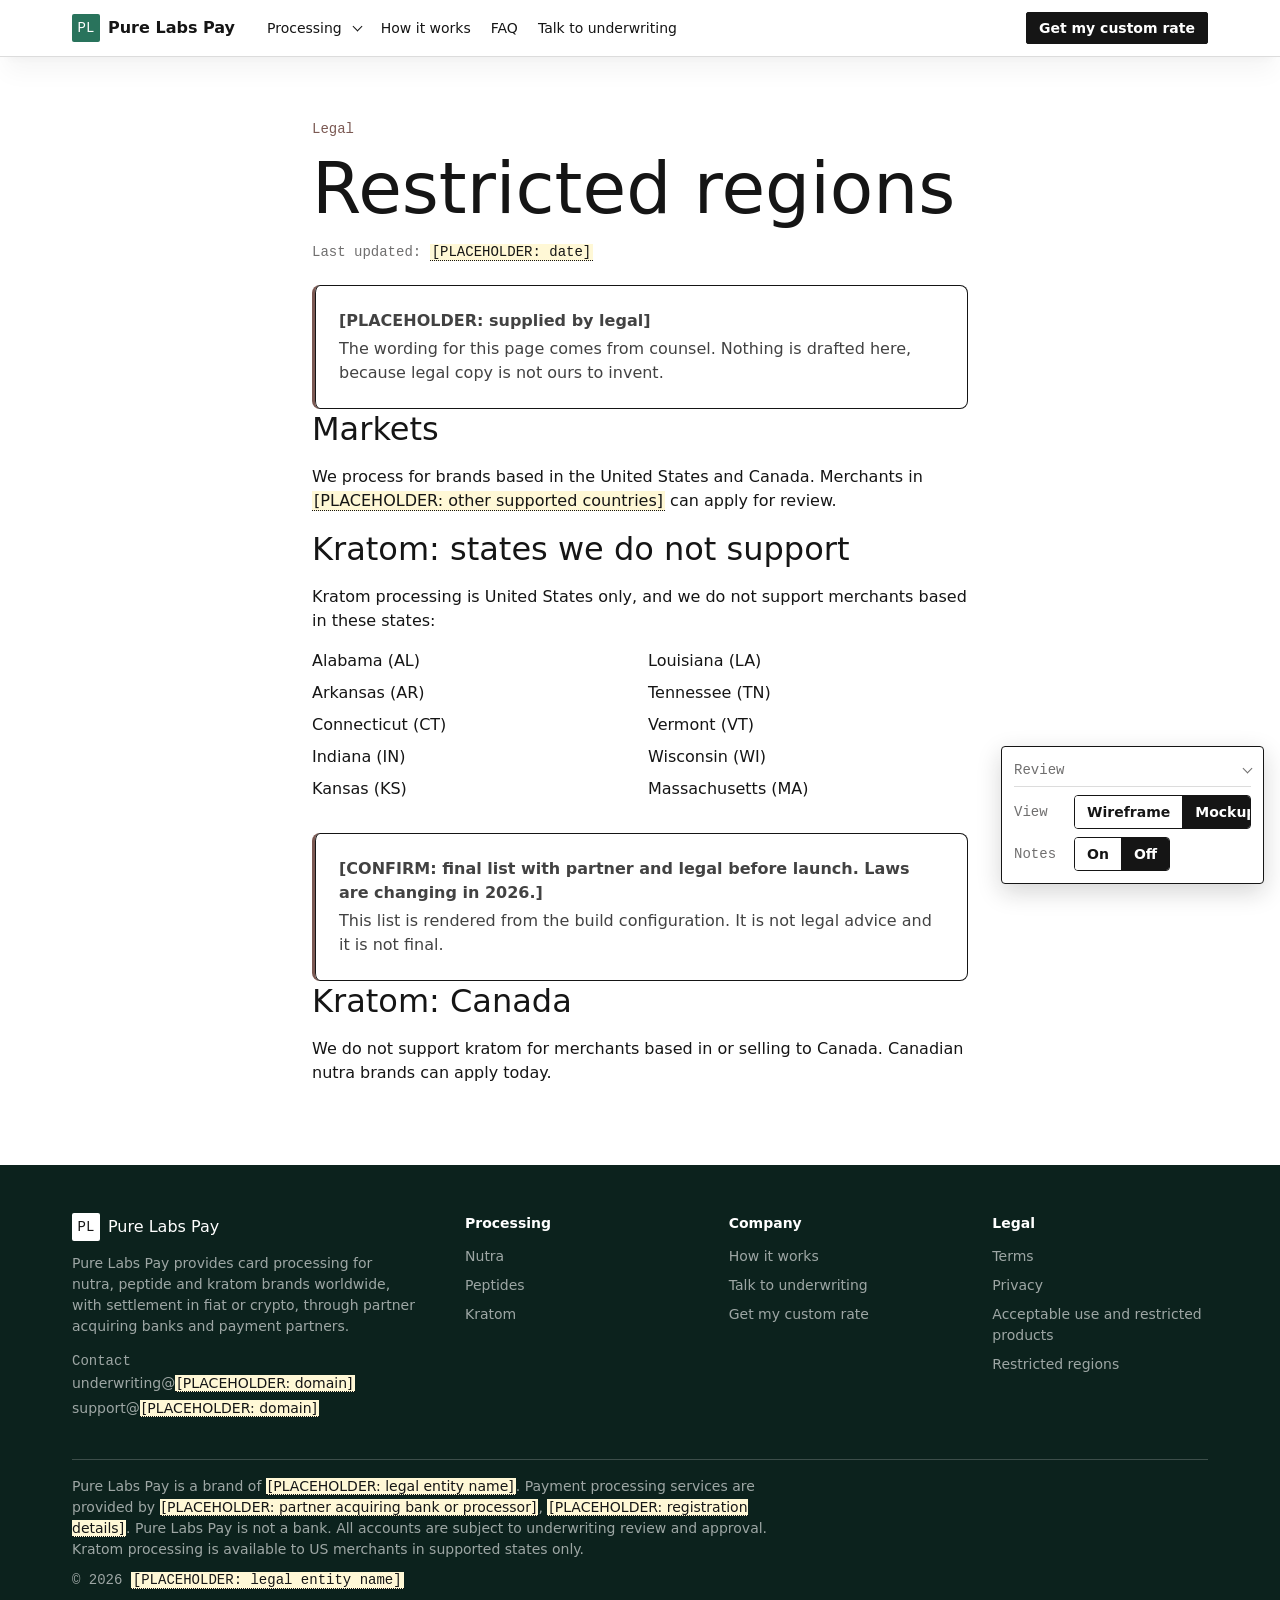
<file: legal/restricted-regions.html>
<!DOCTYPE html>
<html lang="en">
<head>
  <meta charset="utf-8">
  <meta name="viewport" content="width=device-width, initial-scale=1">
  <title>Restricted regions | Pure Labs Pay</title>
  <meta name="description" content="Where Pure Labs Pay can process, including the states where kratom is not supported.">
  <!-- SEO -->
  <!-- Replace the [PLACEHOLDER: domain] base in these four places, in
       sitemap.xml, robots.txt, llms.txt and in SITE_BASE in js/main.js. -->
  <link rel="canonical" href="https://[PLACEHOLDER: domain]/legal/restricted-regions.html">
  <meta property="og:type" content="article">
  <meta property="og:site_name" content="Pure Labs Pay">
  <meta property="og:title" content="Restricted regions | Pure Labs Pay">
  <meta property="og:description" content="Where Pure Labs Pay can process, including the states where kratom is not supported.">
  <meta property="og:url" content="https://[PLACEHOLDER: domain]/legal/restricted-regions.html">
  <meta property="og:image" content="https://[PLACEHOLDER: domain]/assets/og-restricted-regions.png">
  <meta property="og:image:alt" content="Pure Labs Pay, payment processing for nutra, peptide and kratom brands">
  <meta name="twitter:card" content="summary_large_image">
  <meta name="twitter:title" content="Restricted regions | Pure Labs Pay">
  <meta name="twitter:description" content="Where Pure Labs Pay can process, including the states where kratom is not supported.">
  <meta name="twitter:image" content="https://[PLACEHOLDER: domain]/assets/og-restricted-regions.png">
  <!-- [PLACEHOLDER: Open Graph image, 1200 by 630, per assets/README.md] -->
  <!-- /SEO -->
  <!-- The design system's faces are mt-neue-display, mt-neue-text, mt-sans and
       mt-mono, which are licensed and not ours. The stacks in css/styles.css
       name each face first, then the substitutes the reference gives: Manrope
       for the two neue cuts, Inter for the sans, IBM Plex Mono for the mono.
       This link stays commented out so the build opens straight from the
       filesystem with no external request. Enable it, or self host, or drop in
       the licensed faces, for production.
       <link rel="preconnect" href="https://fonts.googleapis.com">
       <link rel="preconnect" href="https://fonts.gstatic.com" crossorigin>
       <link rel="stylesheet" href="https://fonts.googleapis.com/css2?family=Manrope:wght@400;500&family=Inter:wght@300;400;500;600&family=IBM+Plex+Mono:wght@500&display=swap">
  -->
  <link rel="stylesheet" href="../css/styles.css">
</head>
<!-- data-mode is set here so the page is styled before main.js runs, then
     main.js applies ?mode= or the stored choice. Default is mockup. -->
<body data-mode="mockup" data-prefix="../">
  <!-- Shared chrome is rendered by js/main.js into these mounts, because the
       build has no build step. The noscript list keeps the site navigable
       with scripting off. -->
  <div id="site-header">
    <noscript>
      <nav aria-label="Main">
        <ul>
          <li><a href="../index.html">Home</a></li>
          <li><a href="../nutra.html">Nutra</a></li>
          <li><a href="../peptides.html">Peptides</a></li>
          <li><a href="../kratom.html">Kratom</a></li>
          <li><a href="../apply.html">Get my custom rate</a></li>
          <li><a href="../contact.html">Talk to underwriting</a></li>
        </ul>
      </nav>
    </noscript>
  </div>

  <main id="main" class="main">

    <section class="section" data-note="Intent: the one place a merchant can check their own market before applying. | SEO: not a keyword target, indexable. | Dev: the kratom state list is rendered from CONFIG.kratomRestrictedStates by js/main.js, so this page and the kratom form cannot drift apart.">
      <div class="container container--narrow">
        <p class="eyebrow">Legal</p>
        <h1>Restricted regions</h1>
        <p class="meta-line">Last updated: <span class="ph-text">[PLACEHOLDER: date]</span></p>

        <div class="callout callout--warning mt-5">
          <p class="callout__title">[PLACEHOLDER: supplied by legal]</p>
          <p>The wording for this page comes from counsel. Nothing is drafted here, because legal copy is not ours to invent.</p>
        </div>

        <h2>Markets</h2>
        <p>We process for brands based in the United States and Canada. Merchants in <span class="ph-text">[PLACEHOLDER: other supported countries]</span> can apply for review.</p>

        <div data-block="kratom-states"></div>
      </div>
    </section>

  </main>

  <div id="site-footer">
    <noscript>
      <nav aria-label="Footer">
        <ul>
          <li><a href="../nutra.html">Nutra</a></li>
          <li><a href="../peptides.html">Peptides</a></li>
          <li><a href="../kratom.html">Kratom</a></li>
          <li><a href="../apply.html">Get my custom rate</a></li>
          <li><a href="../contact.html">Talk to underwriting</a></li>
          <li><a href="../legal/terms.html">Terms</a></li>
          <li><a href="../legal/privacy.html">Privacy</a></li>
          <li><a href="../legal/acceptable-use.html">Acceptable use and restricted products</a></li>
          <li><a href="../legal/restricted-regions.html">Restricted regions</a></li>
        </ul>
      </nav>
    </noscript>
  </div>

  <script src="../js/main.js"></script>
</body>
</html>
</file>
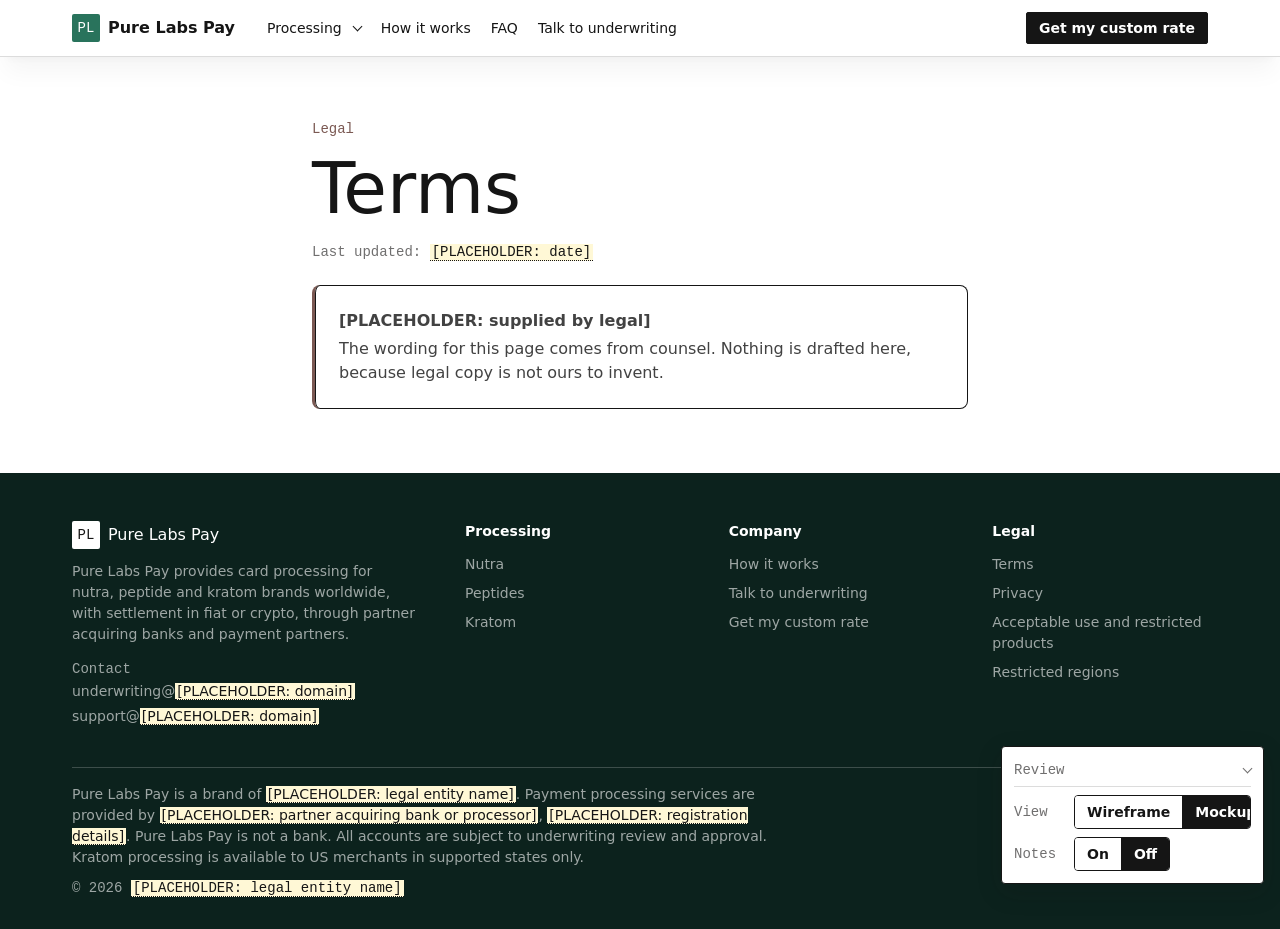
<file: legal/terms.html>
<!DOCTYPE html>
<html lang="en">
<head>
  <meta charset="utf-8">
  <meta name="viewport" content="width=device-width, initial-scale=1">
  <title>Terms | Pure Labs Pay</title>
  <meta name="description" content="The terms of use for the Pure Labs Pay website.">
  <!-- SEO -->
  <!-- Replace the [PLACEHOLDER: domain] base in these four places, in
       sitemap.xml, robots.txt, llms.txt and in SITE_BASE in js/main.js. -->
  <link rel="canonical" href="https://[PLACEHOLDER: domain]/legal/terms.html">
  <meta property="og:type" content="article">
  <meta property="og:site_name" content="Pure Labs Pay">
  <meta property="og:title" content="Terms | Pure Labs Pay">
  <meta property="og:description" content="The terms of use for the Pure Labs Pay website.">
  <meta property="og:url" content="https://[PLACEHOLDER: domain]/legal/terms.html">
  <meta property="og:image" content="https://[PLACEHOLDER: domain]/assets/og-terms.png">
  <meta property="og:image:alt" content="Pure Labs Pay, payment processing for nutra, peptide and kratom brands">
  <meta name="twitter:card" content="summary_large_image">
  <meta name="twitter:title" content="Terms | Pure Labs Pay">
  <meta name="twitter:description" content="The terms of use for the Pure Labs Pay website.">
  <meta name="twitter:image" content="https://[PLACEHOLDER: domain]/assets/og-terms.png">
  <!-- [PLACEHOLDER: Open Graph image, 1200 by 630, per assets/README.md] -->
  <!-- /SEO -->
  <!-- The design system's faces are mt-neue-display, mt-neue-text, mt-sans and
       mt-mono, which are licensed and not ours. The stacks in css/styles.css
       name each face first, then the substitutes the reference gives: Manrope
       for the two neue cuts, Inter for the sans, IBM Plex Mono for the mono.
       This link stays commented out so the build opens straight from the
       filesystem with no external request. Enable it, or self host, or drop in
       the licensed faces, for production.
       <link rel="preconnect" href="https://fonts.googleapis.com">
       <link rel="preconnect" href="https://fonts.gstatic.com" crossorigin>
       <link rel="stylesheet" href="https://fonts.googleapis.com/css2?family=Manrope:wght@400;500&family=Inter:wght@300;400;500;600&family=IBM+Plex+Mono:wght@500&display=swap">
  -->
  <link rel="stylesheet" href="../css/styles.css">
</head>
<!-- data-mode is set here so the page is styled before main.js runs, then
     main.js applies ?mode= or the stored choice. Default is mockup. -->
<body data-mode="mockup" data-prefix="../">
  <!-- Shared chrome is rendered by js/main.js into these mounts, because the
       build has no build step. The noscript list keeps the site navigable
       with scripting off. -->
  <div id="site-header">
    <noscript>
      <nav aria-label="Main">
        <ul>
          <li><a href="../index.html">Home</a></li>
          <li><a href="../nutra.html">Nutra</a></li>
          <li><a href="../peptides.html">Peptides</a></li>
          <li><a href="../kratom.html">Kratom</a></li>
          <li><a href="../apply.html">Get my custom rate</a></li>
          <li><a href="../contact.html">Talk to underwriting</a></li>
        </ul>
      </nav>
    </noscript>
  </div>

  <main id="main" class="main">

    <section class="section" data-note="Intent: the website terms, plain and scannable. | SEO: not a keyword target, indexable. | Dev: copy comes from counsel. Nothing here states a commercial term, and the processing agreement is a separate document.">
      <div class="container container--narrow">
        <p class="eyebrow">Legal</p>
        <h1>Terms</h1>
        <p class="meta-line">Last updated: <span class="ph-text">[PLACEHOLDER: date]</span></p>

        <div class="callout callout--warning mt-5">
          <p class="callout__title">[PLACEHOLDER: supplied by legal]</p>
          <p>The wording for this page comes from counsel. Nothing is drafted here, because legal copy is not ours to invent.</p>
        </div>

      </div>
    </section>

  </main>

  <div id="site-footer">
    <noscript>
      <nav aria-label="Footer">
        <ul>
          <li><a href="../nutra.html">Nutra</a></li>
          <li><a href="../peptides.html">Peptides</a></li>
          <li><a href="../kratom.html">Kratom</a></li>
          <li><a href="../apply.html">Get my custom rate</a></li>
          <li><a href="../contact.html">Talk to underwriting</a></li>
          <li><a href="../legal/terms.html">Terms</a></li>
          <li><a href="../legal/privacy.html">Privacy</a></li>
          <li><a href="../legal/acceptable-use.html">Acceptable use and restricted products</a></li>
          <li><a href="../legal/restricted-regions.html">Restricted regions</a></li>
        </ul>
      </nav>
    </noscript>
  </div>

  <script src="../js/main.js"></script>
</body>
</html>
</file>
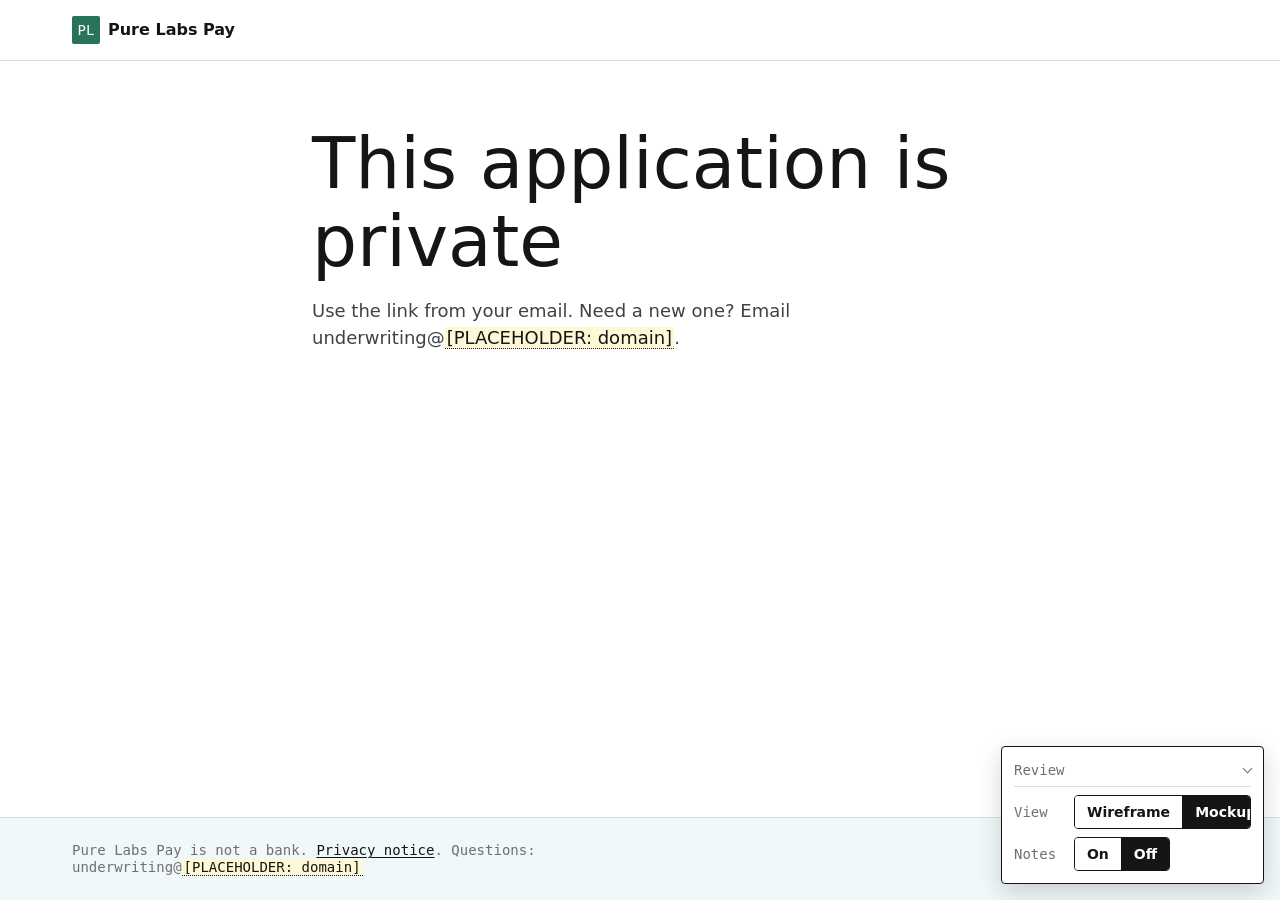
<file: onboarding/application.html>
<!DOCTYPE html>
<html lang="en">
<head>
  <meta charset="utf-8">
  <meta name="viewport" content="width=device-width, initial-scale=1">
  <title>Complete your application | Pure Labs Pay</title>
  <meta name="robots" content="noindex, nofollow">
  <meta name="description" content="Private merchant application. Opens only with the link sent by the underwriting team.">
  <!-- Private page. Never linked from a public page, excluded from sitemap.xml,
       disallowed in robots.txt, and carrying no analytics. The fonts note and
       the SEO block from the public pages are deliberately absent. -->
  <link rel="stylesheet" href="../css/styles.css">
</head>
<body data-mode="mockup" data-private="1" data-prefix="../">

  <header class="app-header" data-note="Intent: a private page, so the header carries the mark and nothing else. No navigation, no calls to action, nothing that invites a visitor to wander. | Dev: deliberately not the shared site header.">
    <div class="container app-header__inner">
      <span class="brand">
        <span class="brand__mark" aria-hidden="true">PL</span>
        <span class="brand__name" data-brand>Pure Labs Pay</span>
      </span>
      <span class="meta-line" data-ref-label></span>
    </div>
  </header>

  <main id="main" class="main">

    <!-- Shown when the link carries no valid ref -->
    <section class="section" data-private-gate hidden>
      <div class="container container--narrow">
        <h1>This application is private</h1>
        <p class="lead">Use the link from your email. Need a new one? Email underwriting@<span class="ph-text">[PLACEHOLDER: domain]</span>.</p>
      </div>
    </section>

    <!-- The application itself -->
    <div data-private-app hidden>
      <section class="section section--tight">
        <div class="container">
          <h1>Complete your application</h1>
          <p class="lead">You're one step from your custom rate. Save at any point and come back when you're ready.</p>
        </div>
      </section>

      <div class="container">
        <div class="app-layout">
          <aside class="app-aside" data-note="Intent: show how much is left and let someone leave without losing anything. | Dev: sticky section list on desktop, progress bar on mobile. Saving writes a draft to this browser only, and never the masked fields.">
            <nav class="app-nav" aria-label="Application sections">
              <ol class="app-nav__list">
            <li><a class="app-nav__link" href="#s1" data-section-link="s1"><span class="app-nav__index">1</span>Business details</a></li>
            <li><a class="app-nav__link" href="#s2" data-section-link="s2"><span class="app-nav__index">2</span>Owners</a></li>
            <li><a class="app-nav__link" href="#s3" data-section-link="s3"><span class="app-nav__index">3</span>Processing history</a></li>
            <li><a class="app-nav__link" href="#s4" data-section-link="s4"><span class="app-nav__index">4</span>Products</a></li>
            <li><a class="app-nav__link" href="#s5" data-section-link="s5"><span class="app-nav__index">5</span>Settlement</a></li>
            <li><a class="app-nav__link" href="#s6" data-section-link="s6"><span class="app-nav__index">6</span>Review and sign</a></li>
            </ol>
            </nav>
            <div class="app-progress">
              <p class="progress__label"><span data-progress-label>0% complete</span></p>
              <div class="progress__track"><span class="progress__fill" data-progress-fill></span></div>
            </div>
            <div class="btn-row">
              <button class="btn btn--secondary btn--compact" type="button" data-save-draft>Save and finish later</button>
              <button class="btn btn--ghost btn--compact" type="button" data-email-link>Email me this link</button>
            </div>
            <p class="meta-line" data-save-status role="status"></p>
          </aside>

          <form class="form app-form" id="application-form" data-form="application" novalidate>
        <section class="app-section" id="s1" data-app-section="s1" data-note="Intent: the registered facts underwriting needs first, in the order a founder can answer them. | Dev: the country select drives every label below it, so the form reads correctly outside the US. The tax ID is masked, never saved in a draft and never logged.">
          <h2 class="app-section__title"><span class="app-section__index">1</span>Business details</h2>
          <div class="app-section__body">
              <div class="field">
                <label class="field__label" for="ap-country">Country</label>
                <p class="field__hint">Sets the labels for the fields below. <span class="ph-text">[CONFIRM: supported countries]</span></p>
                <select class="select" id="ap-country" name="country" required data-country-select><option value="">Select a country</option></select>
                <p class="field__error">Select the country the business is registered in.</p>
              </div>
              <div class="field">
                <label class="field__label" for="ap-legal-name">Legal business name</label>
                <input class="input" type="text" id="ap-legal-name" name="legalName" required>
                <p class="field__error">Enter the name on your registration.</p>
              </div>
              <div class="field">
                <label class="field__label" for="ap-street">Street address</label>
                <input class="input" type="text" id="ap-street" name="street" required>
                <p class="field__error">Enter the registered address.</p>
              </div>
              <div class="field">
                <label class="field__label" for="ap-city">City</label>
                <input class="input" type="text" id="ap-city" name="city" required>
                <p class="field__error">Enter the city.</p>
              </div>
              <div class="field">
                <label class="field__label" for="ap-region"><span data-label="region">State or region</span></label>
                <input class="input" type="text" id="ap-region" name="region" required>
                <p class="field__error">Enter the state, province or region.</p>
              </div>
              <div class="field">
                <label class="field__label" for="ap-postcode"><span data-label="postcode">Postal code</span></label>
                <input class="input" type="text" id="ap-postcode" name="postcode" required>
                <p class="field__error">Enter the postal code.</p>
              </div>
              <div class="field">
                <label class="field__label" for="ap-phone">Business phone</label>
                <input class="input" type="tel" id="ap-phone" name="businessPhone" required>
                <p class="field__error">Enter a business phone number.</p>
              </div>
              <div class="field">
                <label class="checkbox"><input type="checkbox" name="tradingSameAsLegal" value="yes" data-same-as-legal><span>Trading name is the same as the legal business name</span></label>
              </div>
              <div class="field" data-trading-field>
                <label class="field__label" for="ap-trading">Trading name</label>
                <input class="input" type="text" id="ap-trading" name="tradingName" required>
                <p class="field__error">Enter the trading name, or tick the box above.</p>
              </div>
              <div class="field">
                <label class="field__label" for="ap-started">Date the business started</label>
                <p class="field__hint">Optional.</p>
                <input class="input" type="date" id="ap-started" name="dateStarted">
              </div>
              <div class="field">
                <label class="field__label" for="ap-structure">Business structure</label>
                <select class="select" id="ap-structure" name="structure" required><option value="">Select an option</option><option value="LLC">LLC</option><option value="Corporation">Corporation</option><option value="Partnership">Partnership</option><option value="Sole proprietor">Sole proprietor</option><option value="Other">Other</option></select>
                <p class="field__error">Select how the business is registered.</p>
              </div>
              <div class="field">
                <label class="field__label" for="ap-taxid"><span data-label="taxId">Business tax ID</span></label>
                <p class="field__hint">Masked. Never saved in a draft and never logged by this wireframe.</p>
                <input class="input" type="password" id="ap-taxid" name="businessTaxId" autocomplete="off" data-sensitive required>
                <p class="field__error">Enter the business tax ID.</p>
              </div>
              <div class="field" data-repeater="websites">
                <label class="field__label" for="ap-website-1">Website</label>
                <div data-repeater-list>
                  <div class="repeater__row"><input class="input" type="text" inputmode="url" id="ap-website-1" name="websites[]" placeholder="yourstore.com" required></div>
                </div>
                <p class="field__error">Enter at least one website.</p>
                <button class="btn btn--secondary btn--compact mt-4" type="button" data-repeater-add>Add another website</button>
              </div>
              <div class="field">
                <label class="field__label" for="ap-support-email">Support email</label>
                <input class="input" type="email" id="ap-support-email" name="supportEmail" required>
                <p class="field__error">Enter the email your customers use.</p>
              </div>
              <div class="field">
                <label class="field__label" for="ap-support-phone">Support phone</label>
                <input class="input" type="tel" id="ap-support-phone" name="supportPhone" required>
                <p class="field__error">Enter the phone number your customers use.</p>
              </div>
              <fieldset class="radio-cards radio-cards--row">
                <legend>Has the business filed for bankruptcy in the last 7 years?</legend>
                <label class="radio-card"><input type="radio" name="bankruptcy" value="no" required><span><span class="radio-card__title">No</span></span></label>
                <label class="radio-card"><input type="radio" name="bankruptcy" value="yes" required><span><span class="radio-card__title">Yes</span></span></label>
                <p class="field__error">Answer so underwriting does not have to ask.</p>
              </fieldset>
              <div class="field" data-show-when="bankruptcy=yes" hidden>
                <label class="field__label" for="ap-bankruptcy-note">Tell us about it</label>
                <textarea class="textarea" id="ap-bankruptcy-note" name="bankruptcyNote" required></textarea>
                <p class="field__error">A short explanation is enough.</p>
              </div>
          </div>
        </section>

        <section class="app-section" id="s2" data-app-section="s2" data-note="Intent: every beneficial owner plus the person who runs the business day to day. | Dev: repeatable card with a running ownership total. Date of birth and personal ID are masked and excluded from drafts and logs. The threshold and the guarantor question both carry a CONFIRM.">
          <h2 class="app-section__title"><span class="app-section__index">2</span>Owners</h2>
          <div class="app-section__body">
              <div class="callout callout--quiet">
                <p>Add every person who owns <span class="ph-text">[CONFIRM: 25]</span>% or more of the business, plus one person who controls it day to day.</p>
              </div>
              <div data-owner-list></div>
              <div class="btn-row mt-5">
                <button class="btn btn--secondary btn--compact" type="button" data-owner-add>Add another owner</button>
                <span class="meta-line" data-owner-total>Ownership listed: 0%</span>
              </div>
          </div>
        </section>

        <section class="app-section" id="s3" data-app-section="s3" data-note="Intent: the processing picture. This is where the history question belongs, out of public view. | Dev: a Not yet answer shows the Rule B soft message and never declines. Statements are required only while a merchant is processing elsewhere. The percentage groups have to total 100.">
          <h2 class="app-section__title"><span class="app-section__index">3</span>Processing history</h2>
          <div class="app-section__body">
              <div class="field">
                <label class="field__label" for="ap-volume-band">Monthly volume band</label>
                <p class="field__hint">Prefilled from your enquiry. Change it if it is out of date.</p>
                <select class="select" id="ap-volume-band" name="volumeBand" required><option value="">Select a range</option><option value="Under $25k">Under $25k</option><option value="$25k to $100k">$25k to $100k</option><option value="$100k to $500k">$100k to $500k</option><option value="$500k to $1M">$500k to $1M</option><option value="Over $1M">Over $1M</option></select>
                <p class="field__error">Select the range that fits your business.</p>
              </div>
              <fieldset class="radio-cards radio-cards--row">
                <legend>Are you currently processing payments?</legend>
                <label class="radio-card"><input type="radio" name="currentlyProcessing" value="yes" required><span><span class="radio-card__title">Yes</span></span></label>
                <label class="radio-card"><input type="radio" name="currentlyProcessing" value="no" required><span><span class="radio-card__title">Not yet</span></span></label>
                <p class="field__error">Let us know whether you are processing today.</p>
              </fieldset>
              <div class="callout callout--quiet" data-soft-message hidden>
                <p class="callout__title">Leave your details anyway</p>
                <p>We work best with brands that already have a processing track record. Leave your details and we'll reach out when we have a fit.</p>
              </div>
              <div class="field" data-repeater="processors" data-show-when="currentlyProcessing=yes" hidden>
                <label class="field__label" for="ap-processor-1">Current processors</label>
                <p class="field__hint">Add each one you use today.</p>
                <div data-repeater-list>
                  <div class="repeater__row"><input class="input" type="text" id="ap-processor-1" name="processors[]" placeholder="Processor name" required></div>
                </div>
                <p class="field__error">Name at least one processor.</p>
                <button class="btn btn--secondary btn--compact mt-4" type="button" data-repeater-add>Add another processor</button>
              </div>
              <div class="field">
                <label class="field__label" for="ap-aov">Average order value</label>
                <select class="select" id="ap-aov" name="averageOrderValue" required><option value="">Select a range</option><option value="Under $50">Under $50</option><option value="$50 to $150">$50 to $150</option><option value="$150 to $500">$150 to $500</option><option value="Over $500">Over $500</option></select>
                <p class="field__error">Select your typical order value.</p>
              </div>
              <div class="field">
                <label class="field__label" for="ap-highest">Highest order value</label>
                <select class="select" id="ap-highest" name="highestOrderValue" required><option value="">Select a range</option><option value="Under $50">Under $50</option><option value="$50 to $150">$50 to $150</option><option value="$150 to $500">$150 to $500</option><option value="Over $500">Over $500</option></select>
                <p class="field__error">Select your highest order value.</p>
              </div>
              <div class="field">
                <label class="field__label" for="ap-monthly">Average monthly volume</label>
                <p class="field__hint">A figure, in your settlement currency.</p>
                <input class="input" type="text" id="ap-monthly" name="monthlyVolume" required>
                <p class="field__error">Enter your average monthly volume.</p>
              </div>
              <div class="field">
                <label class="field__label" for="ap-dispute">Dispute ratio, last 3 months</label>
                <select class="select" id="ap-dispute" name="disputeRatio" required><option value="">Select a range</option><option value="Under 0.5%">Under 0.5%</option><option value="0.5% to 1%">0.5% to 1%</option><option value="Over 1%">Over 1%</option><option value="Not sure">Not sure</option></select>
                <p class="field__error">Select a range, or Not sure.</p>
              </div>
              <div class="field">
                <label class="field__label" for="ap-refund">Refund ratio, last 3 months</label>
                <select class="select" id="ap-refund" name="refundRatio" required><option value="">Select a range</option><option value="Under 0.5%">Under 0.5%</option><option value="0.5% to 1%">0.5% to 1%</option><option value="Over 1%">Over 1%</option><option value="Not sure">Not sure</option></select>
                <p class="field__error">Select a range, or Not sure.</p>
              </div>
              <div class="field">
                <label class="field__label" for="ap-subs">Share of volume on subscriptions</label>
                <p class="field__hint">A percentage.</p>
                <input class="input" type="number" id="ap-subs" name="subscriptionShare" required min="0" max="100" data-percent>
                <p class="field__error">Enter a number between 0 and 100.</p>
              </div>
              <fieldset class="percent-group" data-percent-group="channel">
                <legend>Sales channel split</legend>
                <p class="field__hint">These add up to 100.</p>
                <div class="percent-group__grid">
                  <label class="field__label" for="ap-ch-web">Website<input class="input" type="number" id="ap-ch-web" name="channelWebsite" min="0" max="100" data-percent required></label>
                  <label class="field__label" for="ap-ch-phone">Phone or invoice<input class="input" type="number" id="ap-ch-phone" name="channelPhone" min="0" max="100" data-percent required></label>
                  <label class="field__label" for="ap-ch-other">Other<input class="input" type="number" id="ap-ch-other" name="channelOther" min="0" max="100" data-percent required></label>
                </div>
                <p class="meta-line" data-percent-total="channel">Total: 0</p>
                <p class="field__error">These need to add up to 100.</p>
              </fieldset>
              <fieldset class="percent-group" data-percent-group="customer">
                <legend>Customer split</legend>
                <p class="field__hint">These add up to 100.</p>
                <div class="percent-group__grid">
                  <label class="field__label" for="ap-cu-new">New customers<input class="input" type="number" id="ap-cu-new" name="customerNew" min="0" max="100" data-percent required></label>
                  <label class="field__label" for="ap-cu-ret">Returning customers<input class="input" type="number" id="ap-cu-ret" name="customerReturning" min="0" max="100" data-percent required></label>
                </div>
                <p class="meta-line" data-percent-total="customer">Total: 0</p>
                <p class="field__error">These need to add up to 100.</p>
              </fieldset>
              <fieldset class="radio-cards radio-cards--row">
                <legend>Has an account been closed, or has the business been placed on a terminated list?</legend>
                <label class="radio-card"><input type="radio" name="priorTermination" value="no" required><span><span class="radio-card__title">No</span></span></label>
                <label class="radio-card"><input type="radio" name="priorTermination" value="yes" required><span><span class="radio-card__title">Yes</span></span></label>
                <p class="field__error">Answer so underwriting does not have to ask.</p>
              </fieldset>
              <div class="field" data-show-when="priorTermination=yes" hidden>
                <label class="field__label" for="ap-termination-note">Tell us what happened</label>
                <textarea class="textarea" id="ap-termination-note" name="priorTerminationNote" required></textarea>
                <p class="field__error">A short explanation is enough. It does not rule you out.</p>
              </div>
              <div class="field" data-show-when="currentlyProcessing=yes" hidden>
                <label class="file-upload" for="ap-statements">
                  <span class="file-upload__title">Upload your recent processing statements</span>
                  <span class="file-upload__hint">PDF, more than one file is fine. Required while you are processing elsewhere.</span>
                  <input type="file" id="ap-statements" name="statements" accept="application/pdf" multiple required>
                </label>
                <ul class="file-list" data-file-list="statements"></ul>
                <p class="field__error">Add your statements, or ask your underwriter for another way to share them.</p>
              </div>
          </div>
        </section>

        <section class="app-section" id="s4" data-app-section="s4" data-note="Intent: what is actually being sold, in the merchant's own words, with the policy pages an acquiring bank will read. | Dev: category specific questions were deliberately removed. Nothing here asks about labels, certificates, prescribers, age gates or state blocks: those are category rules, not application fields.">
          <h2 class="app-section__title"><span class="app-section__index">4</span>Products</h2>
          <div class="app-section__body">
              <div class="field">
                <label class="field__label" for="ap-products">What do you sell?</label>
                <p class="field__hint">A few lines is plenty.</p>
                <textarea class="textarea" id="ap-products" name="productDescription" required></textarea>
                <p class="field__error">Describe what you sell.</p>
              </div>
              <div class="field">
                <label class="file-upload" for="ap-product-list">
                  <span class="file-upload__title">Product list</span>
                  <span class="file-upload__hint">Optional. Upload a file, or paste a link below.</span>
                  <input type="file" id="ap-product-list" name="productList" accept="application/pdf,text/csv,application/vnd.ms-excel">
                </label>
                <ul class="file-list" data-file-list="productList"></ul>
              </div>
              <div class="field">
                <label class="field__label" for="ap-product-link">Link to your product list</label>
                <p class="field__hint">Optional.</p>
                <input class="input" type="text" id="ap-product-link" name="productListUrl" inputmode="url">
              </div>
              <div class="field">
                <label class="field__label" for="ap-refund-url">Refund policy URL</label>
                <input class="input" type="text" id="ap-refund-url" name="refundPolicyUrl" required inputmode="url">
                <p class="field__error">Enter the page that holds your refund policy.</p>
              </div>
              <div class="field">
                <label class="field__label" for="ap-terms-url">Terms URL</label>
                <input class="input" type="text" id="ap-terms-url" name="termsUrl" required inputmode="url">
                <p class="field__error">Enter the page that holds your terms.</p>
              </div>
              <div class="field">
                <label class="field__label" for="ap-ship">Where do you ship to?</label>
                <p class="field__hint">Countries or regions.</p>
                <textarea class="textarea" id="ap-ship" name="shipsTo" required></textarea>
                <p class="field__error">Tell us where you ship.</p>
              </div>
          </div>
        </section>

        <section class="app-section" id="s5" data-app-section="s5" data-note="Intent: where the money lands, and the rule that it only lands somewhere the business owns. | Dev: fiat and crypto groups appear from the method answer. Account and wallet fields have confirm partners, the account number is masked, and validation adapts: IBAN checksum, a 9 digit routing number for a US bank, and a wallet pattern per network.">
          <h2 class="app-section__title"><span class="app-section__index">5</span>Settlement</h2>
          <div class="app-section__body">
              <fieldset class="radio-cards radio-cards--row">
                <legend>How would you like to be settled? <span class="ph-text">[CONFIRM: settlement methods offered]</span></legend>
                <label class="radio-card"><input type="radio" name="settlementMethod" value="Fiat" required data-settlement><span><span class="radio-card__title">Fiat</span><span class="radio-card__hint">To a bank account</span></span></label>
                <label class="radio-card"><input type="radio" name="settlementMethod" value="Crypto" required data-settlement><span><span class="radio-card__title">Crypto</span><span class="radio-card__hint">To a stablecoin wallet</span></span></label>
                <label class="radio-card"><input type="radio" name="settlementMethod" value="Both" required data-settlement><span><span class="radio-card__title">Both</span><span class="radio-card__hint">Split between the two</span></span></label>
                <p class="field__error">Choose how you want to be paid out.</p>
              </fieldset>
              <div class="callout callout--quiet">
                <p>Settlement goes only to an account in the business's name or a wallet the business controls.</p>
              </div>
              <div class="field-group" data-show-when="settlementMethod=Fiat|Both" hidden>
              <div class="field">
                <label class="field__label" for="ap-bank-country">Bank country</label>
                <p class="field__hint">Sets the label on the code field below.</p>
                <select class="select" id="ap-bank-country" name="bankCountry" required data-bank-country><option value="">Select a country</option></select>
                <p class="field__error">Select where the account is held.</p>
              </div>
              <div class="field">
                <label class="field__label" for="ap-bank-name">Bank name</label>
                <input class="input" type="text" id="ap-bank-name" name="bankName" required>
                <p class="field__error">Enter the bank name.</p>
              </div>
              <div class="field">
                <label class="field__label" for="ap-account-name">Name on the account</label>
                <p class="field__hint">Must match the legal business name.</p>
                <input class="input" type="text" id="ap-account-name" name="accountName" required>
                <p class="field__error">Enter the name on the account.</p>
              </div>
              <div class="field">
                <label class="field__label" for="ap-account-number">Account number or IBAN</label>
                <p class="field__hint">Masked. Never saved in a draft and never logged by this wireframe.</p>
                <input class="input" type="password" id="ap-account-number" name="accountNumber" autocomplete="off" data-sensitive required>
                <p class="field__error">Enter the account number or IBAN.</p>
              </div>
              <div class="field">
                <label class="field__label" for="ap-account-confirm">Confirm account number or IBAN</label>
                <input class="input" type="password" id="ap-account-confirm" name="accountNumberConfirm" autocomplete="off" data-sensitive required>
                <p class="field__error">The two account numbers need to match.</p>
              </div>
              <div class="field">
                <label class="field__label" for="ap-bank-code"><span data-label="bankCode">Bank code</span></label>
                <input class="input" type="text" id="ap-bank-code" name="bankCode" required>
                <p class="field__error">Enter the code for this bank country.</p>
              </div>
              <div class="field">
                <label class="field__label" for="ap-settlement-currency">Settlement currency</label>
                <p class="field__hint"><span class="ph-text">[CONFIRM: currencies, stablecoins and networks]</span></p>
                <select class="select" id="ap-settlement-currency" name="settlementCurrency" required><option value="">Select a currency</option><option value="USD">USD</option><option value="CAD">CAD</option><option value="GBP">GBP</option><option value="EUR">EUR</option><option value="AUD">AUD</option></select>
                <p class="field__error">Select the currency you want to be paid in.</p>
              </div>
              </div>
              <div class="field-group" data-show-when="settlementMethod=Crypto|Both" hidden>
              <div class="field">
                <label class="field__label" for="ap-stablecoin">Stablecoin</label>
                <p class="field__hint"><span class="ph-text">[CONFIRM: currencies, stablecoins and networks]</span></p>
                <select class="select" id="ap-stablecoin" name="stablecoin" required><option value="">Select a stablecoin</option><option value="USDC">USDC</option><option value="USDT">USDT</option></select>
                <p class="field__error">Select the stablecoin you want to be paid in.</p>
              </div>
              <div class="field">
                <label class="field__label" for="ap-network">Network</label>
                <select class="select" id="ap-network" name="network" required data-network><option value="">Select a network</option><option value="Ethereum">Ethereum</option><option value="Base">Base</option><option value="Polygon">Polygon</option><option value="Arbitrum">Arbitrum</option><option value="Solana">Solana</option><option value="Tron">Tron</option></select>
                <p class="field__error">Select the network for your wallet.</p>
              </div>
              <div class="field">
                <label class="field__label" for="ap-wallet">Wallet address</label>
                <input class="input" type="text" id="ap-wallet" name="walletAddress" required autocomplete="off" spellcheck="false">
                <p class="field__error">Enter a wallet address that matches the network.</p>
              </div>
              <div class="field">
                <label class="field__label" for="ap-wallet-confirm">Confirm wallet address</label>
                <input class="input" type="text" id="ap-wallet-confirm" name="walletAddressConfirm" required autocomplete="off" spellcheck="false">
                <p class="field__error">The two wallet addresses need to match.</p>
              </div>
              <div class="field">
                <label class="checkbox"><input type="checkbox" name="walletControlled" value="yes" required><span>The business controls this wallet.</span></label>
                <p class="field__error">We can only settle to a wallet the business controls.</p>
              </div>
              </div>
          </div>
        </section>

        <section class="app-section" id="s6" data-app-section="s6" data-note="Intent: let someone check their own answers before signing, then sign. | Dev: the summary is built from the live values with an Edit link per section. Signature and date are typed, not drawn. Both consent lines carry a CONFIRM until counsel supplies the wording.">
          <h2 class="app-section__title"><span class="app-section__index">6</span>Review and sign</h2>
          <div class="app-section__body">
              <div class="app-summary" data-summary>
                <p class="meta-line">Your answers appear here as you fill the sections in.</p>
              </div>
              <div class="card card--ice mt-5">
                <h3 class="card__title">Have these ready</h3>
                <ul class="checklist">
                  <li><span>Business registration. An online LLC or company filing is fine.</span></li>
                  <li><span>Photo ID for each owner you listed.</span></li>
                  <li><span>Recent processing statements, if you are processing today.</span></li>
                </ul>
              </div>
              <div class="field mt-5">
                <label class="checkbox"><input type="checkbox" name="accuracy" value="yes" required><span>Everything I have entered is accurate and complete. <span class="ph-text">[CONFIRM: accuracy wording from counsel]</span></span></label>
                <p class="field__error">Please confirm before signing.</p>
              </div>
              <div class="field">
                <label class="checkbox"><input type="checkbox" name="verification" value="yes" required><span>I agree that Pure Labs Pay and its partners may verify this information. <span class="ph-text">[CONFIRM: verification wording from counsel]</span></span></label>
                <p class="field__error">Please confirm before signing.</p>
              </div>
              <div class="field">
                <label class="field__label" for="ap-signature">Typed signature</label>
                <p class="field__hint">Type your full name.</p>
                <input class="input" type="text" id="ap-signature" name="signature" required>
                <p class="field__error">Type your name to sign.</p>
              </div>
              <div class="field">
                <label class="field__label" for="ap-sign-date">Date</label>
                <input class="input" type="date" id="ap-sign-date" name="signatureDate" required>
                <p class="field__error">Add the date.</p>
              </div>
          </div>
        </section>


            <div class="form-nav">
              <button class="btn btn--primary" type="submit">Submit application</button>
            </div>
            <span class="trust-line">Your answers go only to our underwriting team. Masked fields are never saved in a draft and never logged by this wireframe.</span>
          </form>

          <div class="form-success" data-success data-for="application-form" role="status" tabindex="-1" hidden>
            <h2>Application received</h2>
            <p>Thanks. Your underwriter has everything they need to start. They will email you if anything is missing, and you will get your custom rate in writing.</p>
          </div>
        </div>
      </div>
    </div>
  </main>

  <footer class="app-footer" data-note="Intent: a minimal footer for a private page. One legal link and one address, nothing else.">
    <div class="container">
      <p class="meta-line"><span data-brand>Pure Labs Pay</span> is not a bank. <a href="../legal/privacy.html">Privacy notice</a>. Questions: underwriting@<span class="ph-text">[PLACEHOLDER: domain]</span></p>
    </div>
  </footer>

  <script src="../js/main.js"></script>
</body>
</html>
</file>
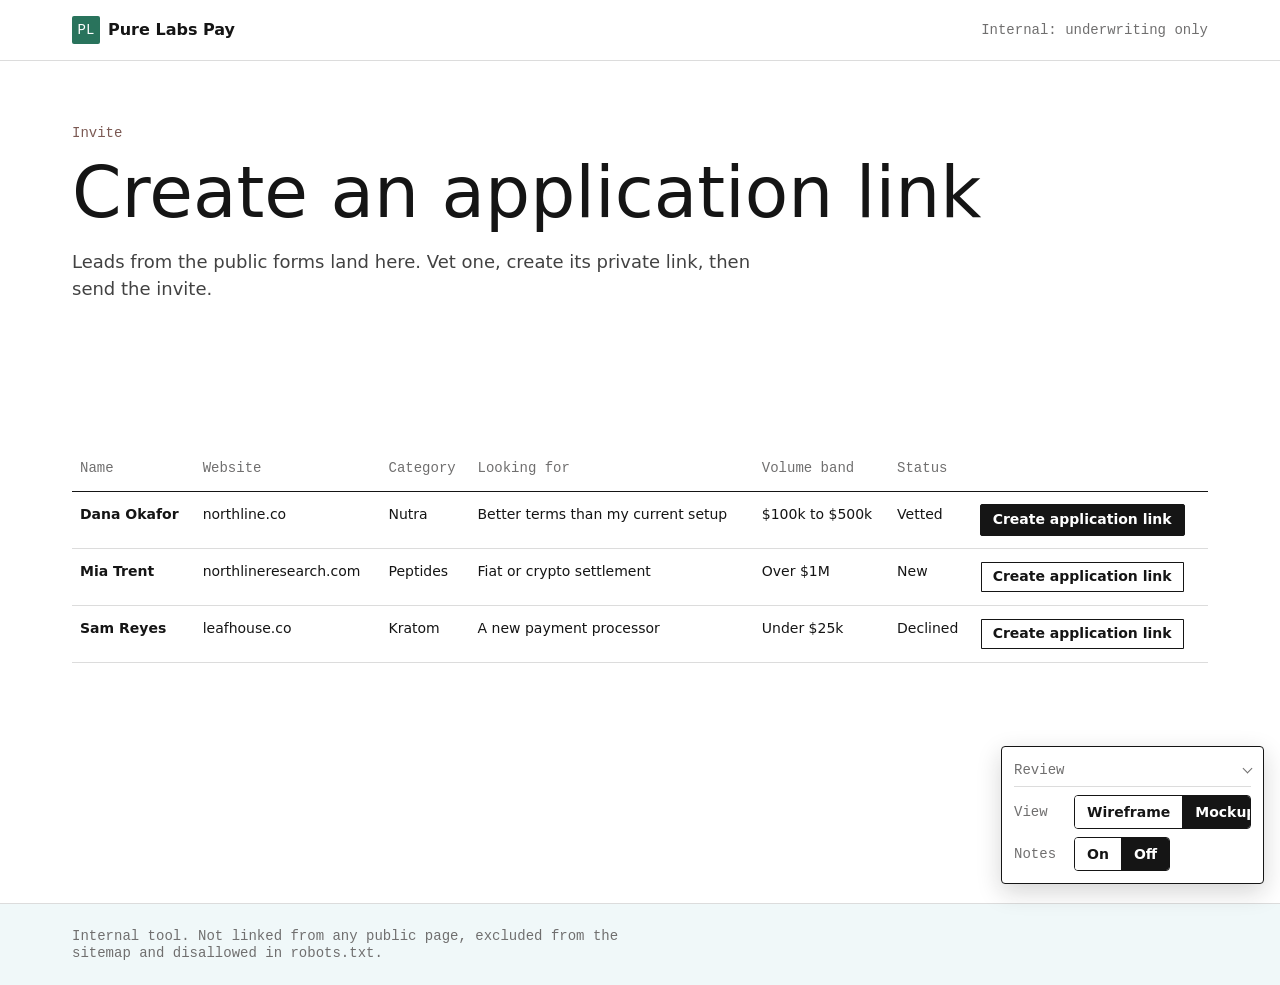
<file: onboarding/invite.html>
<!DOCTYPE html>
<html lang="en">
<head>
  <meta charset="utf-8">
  <meta name="viewport" content="width=device-width, initial-scale=1">
  <title>Create an application link | Pure Labs Pay</title>
  <meta name="robots" content="noindex, nofollow">
  <meta name="description" content="Internal tool. Creates the private application link for a vetted lead.">
  <!-- Private internal page. Never linked from a public page, excluded from
       sitemap.xml, disallowed in robots.txt, and carrying no analytics. -->
  <link rel="stylesheet" href="../css/styles.css">
</head>
<body data-mode="mockup" data-private="1" data-prefix="../">

  <header class="app-header" data-note="Intent: an internal tool, so the header carries the mark and nothing else. | Dev: deliberately not the shared site header.">
    <div class="container app-header__inner">
      <span class="brand">
        <span class="brand__mark" aria-hidden="true">PL</span>
        <span class="brand__name" data-brand>Pure Labs Pay</span>
      </span>
      <span class="meta-line">Internal: underwriting only</span>
    </div>
  </header>

  <main id="main" class="main">
    <section class="section section--tight">
      <div class="container">
        <p class="eyebrow">Invite</p>
        <h1>Create an application link</h1>
        <p class="lead">Leads from the public forms land here. Vet one, create its private link, then send the invite.</p>
      </div>
    </section>

    <section class="section section--tight" data-note="Intent: the queue, as an underwriter sees it. Enough to judge fit and nothing more. | SEO: none, the page is noindex and nofollow. | Dev: three sample rows. There is no history column on purpose: the public lead form no longer asks, and the answer only exists once the private application comes back.">
      <div class="container">
        <!-- The table is wider than a phone, so it scrolls inside its own box
             rather than scrolling the page. tabindex makes that reachable from
             the keyboard. -->
        <div class="table-scroll" tabindex="0" role="region" aria-label="Leads waiting to be vetted">
        <table class="lead-table" data-lead-table>
          <caption class="visually-hidden">Leads waiting to be vetted</caption>
          <thead>
            <tr>
              <th scope="col">Name</th>
              <th scope="col">Website</th>
              <th scope="col">Category</th>
              <th scope="col">Looking for</th>
              <th scope="col">Volume band</th>
              <th scope="col">Status</th>
              <th scope="col"><span class="visually-hidden">Action</span></th>
            </tr>
          </thead>
          <tbody>
            <tr data-lead-name="Dana Okafor">
              <th scope="row">Dana Okafor</th>
              <td>northline.co</td>
              <td>Nutra</td>
              <td>Better terms than my current setup</td>
              <td>$100k to $500k</td>
              <td data-lead-status>Vetted</td>
              <td><button class="btn btn--primary btn--compact" type="button" data-create-link>Create application link</button></td>
            </tr>
            <tr data-lead-name="Mia Trent">
              <th scope="row">Mia Trent</th>
              <td>northlineresearch.com</td>
              <td>Peptides</td>
              <td>Fiat or crypto settlement</td>
              <td>Over $1M</td>
              <td data-lead-status>New</td>
              <td><button class="btn btn--secondary btn--compact" type="button" data-create-link>Create application link</button></td>
            </tr>
            <tr data-lead-name="Sam Reyes">
              <th scope="row">Sam Reyes</th>
              <td>leafhouse.co</td>
              <td>Kratom</td>
              <td>A new payment processor</td>
              <td>Under $25k</td>
              <td data-lead-status>Declined</td>
              <td><button class="btn btn--secondary btn--compact" type="button" data-create-link>Create application link</button></td>
            </tr>
          </tbody>
        </table>
        </div>
      </div>
    </section>

    <section class="section section--tight" data-note="Intent: the link and the words that go with it, so two underwriters send the same invite. | Dev: the ref is generated here. Copy uses the clipboard, and nothing is emailed from the wireframe.">
      <div class="container">
        <div class="invite-panel" data-invite-panel hidden>
          <div>
            <h2 class="h-minor">Private application link</h2>
            <div class="invite-row">
              <input class="input" type="text" data-invite-link readonly aria-label="Private application link">
              <button class="btn btn--secondary btn--compact" type="button" data-invite-copy>Copy</button>
            </div>
          </div>

          <div>
            <h2 class="h-minor">Invite email</h2>
            <p class="meta-line">Subject: Your Pure Labs Pay application</p>
            <p class="invite-preview" data-invite-preview></p>
          </div>

          <p class="meta-line" data-invite-status role="status"></p>
        </div>
      </div>
    </section>
  </main>

  <footer class="app-footer">
    <div class="container">
      <p class="meta-line">Internal tool. Not linked from any public page, excluded from the sitemap and disallowed in robots.txt.</p>
    </div>
  </footer>

  <script src="../js/main.js"></script>
</body>
</html>
</file>
<file: css/styles.css>
/* ==========================================================================
   Pure Labs Pay wireframe and mockup
   One stylesheet. No build step. No external requests.

   Design direction: the team's style reference, a treasury ledger on graph
   paper. White operating sheet, hairline rules, dark ink carrying the
   hierarchy, a restrained institutional green kept for the mark and the rail
   diagrams, pale ice panels for contained stories, a deep forest band closing
   the page.

   Order:
   1. Design tokens, the raw palette and scale from the handoff
   2. Mode tokens (mockup, wireframe), the semantic layer, declared twice
   3. Reset and base
   4. Layout: container, section, graph field
   5. Chrome: skip link, header, nav, footer
   6. Components: eyebrow, button, pill, card, feature grid, steps, FAQ,
      form field, select, radio cards, checkbox, file upload, progress bar,
      callout, trust line, placeholder box
   7. Annotation layer and review bar
   8. Motion and print

   Font substitution: mt-neue-display, mt-neue-text, mt-sans and mt-mono are
   licensed faces we do not hold, so each stack names the face first and then
   the substitute the reference gives, Manrope for the two neue cuts, Inter
   for the sans and IBM Plex Mono for the mono. The web font link sits
   commented out in every page, so the build makes no external request and
   falls back to the system stack.
   ========================================================================== */

/* ==========================================================================
   1. Design tokens, as handed over, with the substitutes added to the stacks
   ========================================================================== */

:root {
  /* colour */
  --color-paper: #ffffff;
  --color-ink: #151515;
  --color-graphite: #424242;
  --color-steel: #706f6f;
  --color-rule-gray: #dcdcdc;
  --color-edge-gray: #cbcac8;
  --color-ice-panel: #f0f8f9;
  --color-forest-ledger: #0c221d;
  --color-plum-ledger: #543b4e;
  --color-network-green: #29735c;
  --color-mint-subscription: #bae0cf;
  --color-ledger-brown: #7b5953;

  /* font families */
  --font-mt-neue-display: "mt-neue-display", "Manrope", ui-sans-serif, system-ui, -apple-system, BlinkMacSystemFont, "Segoe UI", Roboto, sans-serif;
  --font-mt-neue-text: "mt-neue-text", "Manrope", ui-sans-serif, system-ui, -apple-system, BlinkMacSystemFont, "Segoe UI", Roboto, sans-serif;
  --font-mt-sans: "mt-sans", "Inter", ui-sans-serif, system-ui, -apple-system, BlinkMacSystemFont, "Segoe UI", Roboto, sans-serif;
  --font-mt-mono: "mt-mono", "IBM Plex Mono", ui-monospace, SFMono-Regular, Menlo, Monaco, Consolas, monospace;
  --font-system-sans: ui-sans-serif, system-ui, -apple-system, BlinkMacSystemFont, "Segoe UI", Roboto, "Helvetica Neue", Arial, sans-serif;

  /* type scale */
  --text-footer-link: 14px;
  --leading-footer-link: 1.5;
  --text-technical-label: 14px;
  --leading-technical-label: 1.2;
  --text-control-label: 14px;
  --leading-control-label: 1.5;
  --text-nav: 14px;
  --leading-nav: 1.5;
  --text-body: 16px;
  --leading-body: 1.5;
  --text-body-strong: 16px;
  --text-body-lg: 18px;
  --text-feature-heading: 21px;
  --leading-feature-heading: 1.3;
  --text-section-heading: 32px;
  --leading-section-heading: 1.25;
  --text-major-heading: 47px;
  --leading-major-heading: 1.25;
  --text-hero-display: 71px;
  --leading-hero-display: 1.1;

  /* weights */
  --font-weight-w330: 330;
  --font-weight-w360: 360;
  --font-weight-regular: 400;
  --font-weight-w450: 450;
  --font-weight-medium: 500;
  --font-weight-semibold: 600;

  /* spacing, 4px base */
  --spacing-unit: 4px;
  --spacing-4: 4px;
  --spacing-8: 8px;
  --spacing-12: 12px;
  --spacing-16: 16px;
  --spacing-20: 20px;
  --spacing-24: 24px;
  --spacing-32: 32px;
  --spacing-48: 48px;
  --spacing-60: 60px;
  --spacing-64: 64px;
  --spacing-152: 152px;

  /* layout */
  --page-max-width: 1200px;
  --section-gap: 48px;
  --card-padding: 24px;
  --element-gap: 8px;

  /* radii */
  --radius-sm: 2px;
  --radius-lg: 8px;
  --radius-2xl: 16px;
  --radius-cards: 8px;
  --radius-links: 2px;
  --radius-pills: 16777200px;
  --radius-inputs: 0px;
  --radius-buttons: 2px;
  --radius-navigationcontrols: 4px;

  /* shadows */
  --shadow-subtle: rgb(21, 21, 21) 0px 0px 0px 1px inset;
  --shadow-xl: rgba(0, 0, 0, 0.04) 0px 20px 25px -5px, rgba(0, 0, 0, 0.04) 0px 8px 10px -6px;

  /* surfaces */
  --surface-paper: #ffffff;
  --surface-ice-panel: #f0f8f9;
  --surface-mint-subscription: #bae0cf;
  --surface-plum-ledger: #543b4e;
  --surface-forest-ledger: #0c221d;
}

/* ==========================================================================
   2. Mode tokens, the semantic layer
   Declared twice, once per display mode, so neither mode can leak into the
   other. Components only ever read the semantic names below.
   ========================================================================== */

body[data-mode="mockup"] {
  /* surfaces */
  --surface: var(--color-paper);
  --surface-alt: var(--color-ice-panel);
  --surface-contrast: var(--color-plum-ledger);
  --surface-dark: var(--color-forest-ledger);
  --surface-mint: var(--color-mint-subscription);

  /* text */
  --ink: var(--color-ink);
  --ink-muted: var(--color-graphite);
  --ink-faint: var(--color-steel);
  --ink-on-dark: var(--color-paper);
  --ink-on-dark-muted: rgba(255, 255, 255, 0.6);
  --label-ink: var(--color-ledger-brown);

  /* lines */
  --border: var(--color-rule-gray);
  --border-strong: var(--color-edge-gray);
  --border-control: var(--color-ink);
  --border-on-dark: rgba(255, 255, 255, 0.2);
  --grid-line: var(--color-rule-gray);

  /* actions. The filled public button is ink, not the green. The green is
     reserved for the mark, the rail lines and small infrastructure markers. */
  --action: var(--color-ink);
  --action-ink: var(--color-paper);
  --accent: var(--color-network-green);
  --accent-ink: var(--color-paper);
  --warning: var(--color-ledger-brown);

  /* type */
  --font-display: var(--font-mt-neue-display);
  --font-text: var(--font-mt-neue-text);
  --font-sans: var(--font-mt-sans);
  --font-mono: var(--font-mt-mono);
  --weight-display: var(--font-weight-w450);
  --weight-heading: var(--font-weight-regular);
  --weight-body: var(--font-weight-w360);
  --weight-nav: var(--font-weight-medium);
  --weight-control: var(--font-weight-semibold);
  --weight-footer-link: var(--font-weight-w330);

  /* shape */
  --radius-card: var(--radius-cards);
  --radius-control: var(--radius-buttons);
  --radius-nav-control: var(--radius-navigationcontrols);
  --radius-input: var(--radius-inputs);
  --radius-pill: var(--radius-pills);

  /* elevation. Cards never take a shadow in this system. */
  --shadow-nav: var(--shadow-xl);
  --shadow-inset: var(--shadow-subtle);

  /* containers */
  --container: var(--page-max-width);
  --container-narrow: 720px;
  --container-wide: 1320px;

  --border-width: 1px;
}

body[data-mode="wireframe"] {
  /* surfaces, greyscale only */
  --surface: #ffffff;
  --surface-alt: #f2f2f2;
  --surface-contrast: #4d4d4d;
  --surface-dark: #333333;
  --surface-mint: #d9d9d9;

  /* text */
  --ink: #1a1a1a;
  --ink-muted: #4d4d4d;
  --ink-faint: #6b6b6b;
  --ink-on-dark: #ffffff;
  --ink-on-dark-muted: rgba(255, 255, 255, 0.72);
  --label-ink: #4d4d4d;

  /* lines */
  --border: #c9c9c9;
  --border-strong: #a6a6a6;
  --border-control: #1a1a1a;
  --border-on-dark: rgba(255, 255, 255, 0.3);
  --grid-line: #d9d9d9;

  /* actions */
  --action: #1a1a1a;
  --action-ink: #ffffff;
  --accent: #333333;
  --accent-ink: #ffffff;
  --warning: #1a1a1a;

  /* type, system font, mono stays mono so technical labels still read as
     technical in a greyscale wireframe */
  --font-display: var(--font-system-sans);
  --font-text: var(--font-system-sans);
  --font-sans: var(--font-system-sans);
  --font-mono: ui-monospace, SFMono-Regular, Menlo, Monaco, Consolas, monospace;
  --weight-display: 600;
  --weight-heading: 600;
  --weight-body: 400;
  --weight-nav: 500;
  --weight-control: 600;
  --weight-footer-link: 400;

  /* shape, boxy */
  --radius-card: 2px;
  --radius-control: 2px;
  --radius-nav-control: 2px;
  --radius-input: 0px;
  --radius-pill: 2px;

  /* elevation, none */
  --shadow-nav: none;
  --shadow-inset: #1a1a1a 0px 0px 0px 1px inset;

  /* containers */
  --container: var(--page-max-width);
  --container-narrow: 720px;
  --container-wide: 1320px;

  --border-width: 1px;
}

/* ==========================================================================
   3. Reset and base
   ========================================================================== */

*,
*::before,
*::after { box-sizing: border-box; }

/* A hidden element stays hidden. Component rules that set display, for
   example .form or .field-group, otherwise win over the browser's own
   [hidden] rule and a hidden block keeps rendering. */
[hidden] { display: none !important; }

html {
  background: #ffffff;
  -webkit-text-size-adjust: 100%;
}

body {
  margin: 0;
  background: var(--surface);
  color: var(--ink);
  font-family: var(--font-sans);
  font-size: var(--text-body);
  font-weight: var(--weight-body);
  line-height: var(--leading-body);
  font-feature-settings: "cv10" 1, "ss07" 1, "ss08" 1;
  display: flex;
  flex-direction: column;
  min-height: 100vh;
}

/* Headings. Mobile first, stepping up to the reference sizes. The display cut
   carries the hero and the major section headings, the text cut carries
   feature and section headings. */

h1, h2, h3, h4 {
  margin: 0 0 var(--spacing-16);
  color: var(--ink);
  letter-spacing: normal;
}

h1 {
  font-family: var(--font-display);
  font-weight: var(--weight-display);
  font-size: 40px;
  line-height: var(--leading-hero-display);
}

h2 {
  font-family: var(--font-text);
  font-weight: var(--weight-heading);
  font-size: 26px;
  line-height: var(--leading-section-heading);
}

h3 {
  font-family: var(--font-text);
  font-weight: var(--weight-heading);
  font-size: var(--text-feature-heading);
  line-height: var(--leading-feature-heading);
}

h4 {
  font-family: var(--font-sans);
  font-weight: var(--weight-control);
  font-size: var(--text-body-strong);
  line-height: var(--leading-body);
}

@media (min-width: 48rem) {
  h1 { font-size: var(--text-major-heading); line-height: var(--leading-major-heading); }
  h2 { font-size: var(--text-section-heading); }
}

@media (min-width: 64rem) {
  h1 { font-size: var(--text-hero-display); line-height: var(--leading-hero-display); }
}

/* A major section heading that should sit at display scale rather than text
   scale, per the reference. */
.h-major {
  font-family: var(--font-display);
  font-weight: var(--weight-display);
  font-size: 32px;
  line-height: var(--leading-major-heading);
}

@media (min-width: 48rem) {
  .h-major { font-size: var(--text-major-heading); }
}

p { margin: 0 0 var(--spacing-16); max-width: 68ch; }

.lead {
  font-size: var(--text-body-lg);
  color: var(--ink-muted);
  max-width: 60ch;
}

a {
  color: var(--ink);
  text-decoration: underline;
  text-underline-offset: 2px;
  border-radius: var(--radius-links);
}

a:hover { color: var(--ink-muted); }

ul, ol { margin: 0 0 var(--spacing-16); padding-left: var(--spacing-20); }
li { margin-bottom: var(--spacing-8); }

img, svg { max-width: 100%; height: auto; }

hr {
  border: 0;
  border-top: var(--border-width) solid var(--border);
  margin: var(--spacing-48) 0;
}

small { font-size: var(--text-control-label); }

:focus-visible {
  outline: 2px solid var(--ink);
  outline-offset: 2px;
}

.visually-hidden {
  position: absolute;
  width: 1px;
  height: 1px;
  margin: -1px;
  padding: 0;
  overflow: hidden;
  clip: rect(0 0 0 0);
  white-space: nowrap;
  border: 0;
}

/* ==========================================================================
   4. Layout
   ========================================================================== */

.container {
  width: 100%;
  max-width: var(--container);
  margin: 0 auto;
  padding: 0 var(--spacing-16);
}

.container--narrow { max-width: var(--container-narrow); }
.container--wide { max-width: var(--container-wide); }

@media (min-width: 48rem) {
  .container { padding: 0 var(--spacing-32); }
}

.section { padding: var(--spacing-48) 0; }
.section--tight { padding: var(--spacing-32) 0; }
.section--alt { background: var(--surface-alt); }
.section--bordered { border-top: var(--border-width) solid var(--border); }

@media (min-width: 48rem) {
  .section { padding: var(--spacing-64) 0; }
}

@media (min-width: 64rem) {
  .section--wide-gap { padding: var(--spacing-152) 0; }
}

.stack > * + * { margin-top: var(--spacing-16); }
.stack-lg > * + * { margin-top: var(--spacing-32); }

.main { flex: 1 0 auto; }

/* graph paper field. The signature hero surface: faint grid rules on paper,
   for the payment rail diagram to sit on. */
.graph-field {
  background-color: var(--surface);
  background-image:
    repeating-linear-gradient(to right, var(--grid-line) 0 1px, transparent 1px 40px),
    repeating-linear-gradient(to bottom, var(--grid-line) 0 1px, transparent 1px 40px);
  background-position: center top;
}

.rule { border-top: var(--border-width) solid var(--border); }

/* ==========================================================================
   5. Chrome
   ========================================================================== */

.skip-link {
  position: absolute;
  left: var(--spacing-16);
  top: var(--spacing-8);
  z-index: 60;
  transform: translateY(-200%);
  background: var(--surface);
  color: var(--ink);
  box-shadow: var(--shadow-inset);
  border-radius: var(--radius-nav-control);
  padding: var(--spacing-8) var(--spacing-12);
  text-decoration: none;
  font-size: var(--text-control-label);
  font-weight: var(--weight-control);
}

.skip-link:focus { transform: translateY(0); }

.site-header {
  position: sticky;
  top: 0;
  z-index: 40;
  background: var(--surface);
  border-bottom: var(--border-width) solid var(--border);
  box-shadow: var(--shadow-nav);
}

.site-header__inner {
  display: flex;
  flex-wrap: wrap;
  align-items: center;
  gap: var(--element-gap);
  padding-top: var(--spacing-12);
  padding-bottom: var(--spacing-12);
}

.brand {
  display: inline-flex;
  align-items: center;
  gap: var(--element-gap);
  color: var(--ink);
  text-decoration: none;
  font-family: var(--font-sans);
  font-weight: var(--weight-control);
}

/* the mark is the one place the institutional green is allowed to fill */
.brand__mark {
  display: inline-grid;
  place-items: center;
  width: 28px;
  height: 28px;
  border-radius: var(--radius-sm);
  background: var(--accent);
  color: var(--accent-ink);
  font-family: var(--font-mono);
  font-size: var(--text-technical-label);
  font-weight: var(--font-weight-medium);
  line-height: 1;
}

.brand__name { font-size: var(--text-body-strong); }

/* navigation. Mobile first: the bar collapses behind a Menu button and the
   whole nav becomes a panel under the bar. From 1024px it is a single row. */

.nav-toggle {
  display: inline-flex;
  align-items: center;
  gap: var(--element-gap);
  margin-left: auto;
  min-height: 32px;
  padding: var(--spacing-4) var(--spacing-8);
  background: transparent;
  color: var(--ink);
  border: 0;
  box-shadow: var(--shadow-inset);
  border-radius: var(--radius-nav-control);
  font-family: var(--font-sans);
  font-size: var(--text-control-label);
  font-weight: var(--weight-control);
  line-height: var(--leading-control-label);
  cursor: pointer;
}

/* three rules, drawn rather than iconised */
.nav-toggle__bars {
  position: relative;
  display: block;
  width: 16px;
  height: 2px;
  background: currentColor;
}

.nav-toggle__bars::before,
.nav-toggle__bars::after {
  content: "";
  position: absolute;
  left: 0;
  width: 16px;
  height: 2px;
  background: currentColor;
}

.nav-toggle__bars::before { top: -5px; }
.nav-toggle__bars::after { top: 5px; }

.site-header.is-open .nav-toggle__bars { background: transparent; }
.site-header.is-open .nav-toggle__bars::before { top: 0; transform: rotate(45deg); }
.site-header.is-open .nav-toggle__bars::after { top: 0; transform: rotate(-45deg); }

.site-nav {
  display: none;
  flex: 1 1 100%;
  order: 3;
  margin-top: var(--spacing-12);
  padding-top: var(--spacing-12);
  border-top: var(--border-width) solid var(--border);
}

.site-header.is-open .site-nav { display: block; }

.site-nav__list {
  list-style: none;
  display: flex;
  flex-direction: column;
  align-items: stretch;
  gap: var(--spacing-4);
  margin: 0;
  padding: 0;
}

.site-nav__list li { margin: 0; }

.site-nav__link,
.nav-group__trigger {
  display: inline-flex;
  align-items: center;
  gap: var(--element-gap);
  width: 100%;
  min-height: 40px;
  padding: var(--spacing-8) 0;
  background: transparent;
  border: 0;
  color: var(--ink);
  text-decoration: none;
  font-family: var(--font-sans);
  font-size: var(--text-nav);
  font-weight: var(--weight-nav);
  line-height: var(--leading-nav);
  text-align: left;
  cursor: pointer;
}

.site-nav__link:hover,
.nav-group__trigger:hover { text-decoration: underline; color: var(--ink); }
.site-nav__link[aria-current="page"] { text-decoration: underline; text-underline-offset: 4px; }

/* chevron on the menu trigger */
.nav-group__chevron {
  display: inline-block;
  width: 7px;
  height: 7px;
  margin-left: var(--spacing-4);
  border-right: 1.5px solid currentColor;
  border-bottom: 1.5px solid currentColor;
  transform: translateY(-2px) rotate(45deg);
  transition: transform 0.15s ease;
}

.nav-group__trigger[aria-expanded="true"] .nav-group__chevron {
  transform: translateY(1px) rotate(-135deg);
}

.nav-group__panel { padding: var(--spacing-4) 0 var(--spacing-8); }
.nav-group__panel[hidden] { display: none; }

.nav-menu {
  list-style: none;
  margin: 0;
  padding: 0;
  display: grid;
  gap: var(--spacing-4);
}

.nav-menu li { margin: 0; }

.nav-menu__item {
  display: block;
  padding: var(--spacing-12);
  background: var(--surface-alt);
  border-radius: var(--radius-card);
  color: var(--ink);
  text-decoration: none;
}

.nav-menu__item:hover { background: var(--surface); box-shadow: var(--shadow-inset); color: var(--ink); }

.nav-menu__title {
  display: flex;
  align-items: center;
  gap: var(--element-gap);
  font-size: var(--text-control-label);
  font-weight: var(--weight-control);
  line-height: var(--leading-control-label);
}

.nav-menu__hint {
  display: block;
  margin-top: 2px;
  font-size: var(--text-control-label);
  font-weight: var(--weight-body);
  line-height: var(--leading-control-label);
  color: var(--ink-faint);
}

.site-header__actions {
  display: flex;
  align-items: center;
  gap: var(--element-gap);
  margin-top: var(--spacing-12);
}

.site-header__actions .btn { width: 100%; }

@media (min-width: 64rem) {
  .nav-toggle { display: none; }

  .site-header .site-nav,
  .site-header.is-open .site-nav {
    display: flex;
    align-items: center;
    gap: var(--spacing-20);
    flex: 1 1 auto;
    order: 0;
    margin: 0 0 0 var(--spacing-24);
    padding: 0;
    border-top: 0;
  }

  .site-nav__list {
    flex-direction: row;
    align-items: center;
    gap: var(--spacing-20);
  }

  .site-nav__link,
  .nav-group__trigger {
    width: auto;
    min-height: 32px;
    padding: var(--spacing-4) 0;
  }

  .nav-group { position: relative; }

  .nav-group__panel {
    position: absolute;
    top: calc(100% + var(--spacing-12));
    left: calc(var(--spacing-12) * -1);
    z-index: 45;
    width: 20rem;
    padding: var(--spacing-12);
    background: var(--surface);
    border: var(--border-width) solid var(--border-strong);
    border-radius: var(--radius-card);
    box-shadow: var(--shadow-nav);
  }

  .site-header__actions { margin: 0 0 0 auto; }
  .site-header__actions .btn { width: auto; }
}

/* forest footer, the full width closing band */
.site-footer {
  background: var(--surface-dark);
  color: var(--ink-on-dark);
  padding: var(--spacing-48) 0 var(--spacing-32);
  font-size: var(--text-footer-link);
  line-height: var(--leading-footer-link);
}

.site-footer__grid {
  display: grid;
  gap: var(--spacing-32);
  grid-template-columns: 1fr;
  margin-bottom: var(--spacing-32);
}

@media (min-width: 48rem) {
  .site-footer__grid { grid-template-columns: 1.6fr 1fr 1fr 1fr; gap: var(--spacing-48); }
}

.site-footer .brand { color: var(--ink-on-dark); }
.site-footer .brand__mark { background: var(--surface); color: var(--ink); }

.site-footer p { color: var(--ink-on-dark-muted); max-width: 44ch; }

.site-footer h2 {
  font-family: var(--font-sans);
  font-size: var(--text-control-label);
  font-weight: var(--weight-control);
  line-height: var(--leading-control-label);
  color: var(--ink-on-dark);
  margin-bottom: var(--spacing-12);
}

.site-footer ul { list-style: none; margin: 0; padding: 0; }
.site-footer li { margin-bottom: var(--spacing-8); }

.site-footer a {
  color: var(--ink-on-dark-muted);
  font-weight: var(--weight-footer-link);
  text-decoration: none;
}

.site-footer a:hover { color: var(--ink-on-dark); text-decoration: underline; }

.site-footer :focus-visible { outline-color: var(--ink-on-dark); }

.site-footer__legal {
  border-top: var(--border-width) solid var(--border-on-dark);
  padding-top: var(--spacing-16);
}

.site-footer__legal p { max-width: 80ch; }

/* the footer call to action inverts: paper fill, ink label */
.site-footer .btn--primary {
  background: var(--surface);
  color: var(--ink);
  border-color: var(--surface);
}

.site-footer .btn--primary:hover { background: var(--ink-on-dark-muted); color: var(--ink); border-color: transparent; }
.site-footer .trust-line { color: var(--ink-on-dark-muted); }

/* ==========================================================================
   6. Components
   ========================================================================== */

/* technical eyebrow, monospace ledger metadata rather than a marketing kicker */
.eyebrow {
  display: block;
  margin: 0 0 var(--spacing-12);
  font-family: var(--font-mono);
  font-size: var(--text-technical-label);
  font-weight: var(--font-weight-medium);
  line-height: var(--leading-technical-label);
  letter-spacing: normal;
  color: var(--label-ink);
  text-transform: none;
}

/* button. The filled public control is ink on paper text at a 2px radius. */
.btn {
  display: inline-flex;
  align-items: center;
  justify-content: center;
  gap: var(--element-gap);
  min-height: 44px;
  padding: var(--spacing-8) var(--spacing-16);
  border: var(--border-width) solid transparent;
  border-radius: var(--radius-control);
  font-family: var(--font-sans);
  font-size: var(--text-body-strong);
  font-weight: var(--weight-control);
  line-height: var(--leading-body);
  text-align: center;
  text-decoration: none;
  cursor: pointer;
  transition: background-color 0.15s ease, color 0.15s ease, border-color 0.15s ease;
}

.btn--primary {
  background: var(--action);
  border-color: var(--action);
  color: var(--action-ink);
}

.btn--primary:hover { background: var(--ink-muted); border-color: var(--ink-muted); color: var(--action-ink); }

.btn--secondary {
  background: transparent;
  border-color: transparent;
  box-shadow: var(--shadow-inset);
  color: var(--ink);
}

.btn--secondary:hover { background: var(--surface-alt); color: var(--ink); }

.btn--ghost {
  background: transparent;
  border-color: transparent;
  color: var(--ink);
  padding-left: var(--spacing-8);
  padding-right: var(--spacing-8);
}

.btn--ghost:hover { text-decoration: underline; color: var(--ink); }

/* compact control, the 14px cut used in the navigation bar and inside cards */
.btn--compact {
  min-height: 32px;
  padding: var(--spacing-4) var(--spacing-12);
  font-size: var(--text-control-label);
  line-height: var(--leading-control-label);
}

/* navigation control, 4px radius per the reference */
.btn--nav {
  min-height: 32px;
  padding: var(--spacing-4) var(--spacing-8);
  border-radius: var(--radius-nav-control);
  font-size: var(--text-control-label);
  line-height: var(--leading-control-label);
}

.btn--block { width: 100%; }

.btn-row {
  display: flex;
  flex-wrap: wrap;
  gap: var(--spacing-12);
  align-items: center;
}

/* status pill */
.pill {
  display: inline-flex;
  align-items: center;
  gap: var(--spacing-4);
  padding: 2px var(--spacing-8);
  border: var(--border-width) solid var(--border-strong);
  border-radius: var(--radius-pill);
  background: var(--surface);
  font-family: var(--font-sans);
  font-size: var(--text-control-label);
  font-weight: var(--weight-control);
  line-height: var(--leading-control-label);
  white-space: nowrap;
}

.pill--live { border-color: var(--accent); color: var(--accent); }
.pill--soon { border-color: var(--border-strong); color: var(--ink-faint); }
.pill--xs { font-size: 12px; padding: 1px var(--spacing-8); }

/* card. 8px corners, 24px padding, never a shadow. */
.card {
  background: var(--surface);
  border: var(--border-width) solid var(--border-strong);
  border-radius: var(--radius-card);
  padding: var(--card-padding);
}

.card__title { margin-bottom: var(--element-gap); }
.card p:last-child { margin-bottom: 0; }
.card p { color: var(--ink-muted); }

/* ice narrative card, the contained story and problem surface */
.card--ice {
  background: var(--surface-alt);
  border-color: transparent;
}

/* plum feature card, the contrasting product block */
.card--plum {
  background: var(--surface-contrast);
  border-color: transparent;
  color: var(--ink-on-dark);
}

.card--plum h2,
.card--plum h3,
.card--plum .card__title { color: var(--ink-on-dark); }
.card--plum p { color: var(--ink-on-dark-muted); }
.card--plum .eyebrow { color: var(--ink-on-dark-muted); }

/* edge to edge media inside a card, no inner padding */
.card--media { padding: 0; overflow: hidden; }

/* feature grid */
.feature-grid {
  display: grid;
  gap: var(--spacing-16);
  grid-template-columns: 1fr;
}

@media (min-width: 40rem) {
  .feature-grid { grid-template-columns: repeat(2, 1fr); gap: var(--spacing-24); }
}

@media (min-width: 64rem) {
  .feature-grid--3 { grid-template-columns: repeat(3, 1fr); }
  .feature-grid--4 { grid-template-columns: repeat(4, 1fr); }
}

/* two column product story composition */
.split {
  display: grid;
  gap: var(--spacing-32);
  grid-template-columns: 1fr;
  align-items: center;
}

@media (min-width: 64rem) {
  .split { grid-template-columns: repeat(2, 1fr); gap: var(--spacing-64); }
  .split--media-first > :first-child { order: 2; }
}

/* steps, numbered as ledger nodes rather than coloured circles */
.steps {
  list-style: none;
  counter-reset: step;
  margin: 0;
  padding: 0;
  display: grid;
  gap: var(--spacing-24);
}

@media (min-width: 48rem) {
  .steps--row { grid-template-columns: repeat(auto-fit, minmax(14rem, 1fr)); }
}

.steps > li {
  counter-increment: step;
  margin: 0;
  padding-left: var(--spacing-48);
  position: relative;
  min-height: 32px;
}

.steps > li::before {
  content: counter(step);
  position: absolute;
  left: 0;
  top: 0;
  display: grid;
  place-items: center;
  width: 32px;
  height: 32px;
  border-radius: var(--radius-sm);
  background: var(--surface);
  box-shadow: var(--shadow-inset);
  color: var(--ink);
  font-family: var(--font-mono);
  font-size: var(--text-technical-label);
  font-weight: var(--font-weight-medium);
  line-height: 1;
}

.steps__title { margin-bottom: var(--spacing-4); }

/* FAQ accordion on details and summary */
.faq { border-top: var(--border-width) solid var(--border); }

.faq__item { border-bottom: var(--border-width) solid var(--border); }

.faq__item > summary {
  display: flex;
  align-items: flex-start;
  justify-content: space-between;
  gap: var(--spacing-16);
  padding: var(--spacing-16) 0;
  cursor: pointer;
  font-family: var(--font-text);
  font-weight: var(--weight-heading);
  font-size: var(--text-feature-heading);
  line-height: var(--leading-feature-heading);
  list-style: none;
}

.faq__item > summary::-webkit-details-marker { display: none; }

.faq__item > summary::after {
  content: "+";
  flex: 0 0 auto;
  font-family: var(--font-mono);
  font-size: var(--text-feature-heading);
  font-weight: 400;
  line-height: 1;
  color: var(--ink-faint);
}

.faq__item[open] > summary::after { content: "\2212"; }

.faq__body { padding: 0 0 var(--spacing-16); }
.faq__body > :last-child { margin-bottom: 0; }
.faq__body p { color: var(--ink-muted); }

/* form field */
.form { display: grid; gap: var(--spacing-24); }

.field { display: block; }

.field__label {
  display: block;
  margin-bottom: var(--element-gap);
  font-size: var(--text-control-label);
  font-weight: var(--weight-control);
  line-height: var(--leading-control-label);
  color: var(--ink);
}

.field__hint {
  display: block;
  margin: 0 0 var(--element-gap);
  font-size: var(--text-control-label);
  font-weight: var(--weight-body);
  color: var(--ink-faint);
}

.field__error {
  display: none;
  margin-top: var(--element-gap);
  font-size: var(--text-control-label);
  font-weight: var(--weight-control);
  color: var(--warning);
}

.field.is-invalid .field__error,
fieldset.is-invalid .field__error { display: block; }
.field.is-invalid .input,
.field.is-invalid .select,
.field.is-invalid .textarea { border-color: var(--warning); box-shadow: 0 0 0 1px var(--warning) inset; }

fieldset.is-invalid .radio-card { border-color: var(--warning); }

/* inputs keep a square edge and a 1px ink rule, per the reference */
.input,
.select,
.textarea {
  width: 100%;
  min-height: 44px;
  padding: var(--spacing-8) var(--spacing-12);
  background: var(--surface);
  color: var(--ink);
  border: var(--border-width) solid var(--border-control);
  border-radius: var(--radius-input);
  font-family: var(--font-sans);
  font-size: var(--text-body);
  font-weight: var(--font-weight-medium);
  line-height: var(--leading-body);
}

.textarea { min-height: 7rem; resize: vertical; }

.input::placeholder,
.textarea::placeholder { color: var(--ink-faint); opacity: 1; }

.input:focus-visible,
.select:focus-visible,
.textarea:focus-visible { outline: 2px solid var(--ink); outline-offset: 1px; }

.select {
  appearance: none;
  -webkit-appearance: none;
  padding-right: var(--spacing-48);
  background-image:
    linear-gradient(45deg, transparent 50%, currentColor 50%),
    linear-gradient(135deg, currentColor 50%, transparent 50%);
  background-position:
    calc(100% - 22px) calc(50% + 2px),
    calc(100% - 16px) calc(50% + 2px);
  background-size: 6px 6px, 6px 6px;
  background-repeat: no-repeat;
}

/* radio cards */
.radio-cards {
  display: grid;
  gap: var(--spacing-12);
  border: 0;
  margin: 0;
  padding: 0;
}

@media (min-width: 40rem) {
  .radio-cards--row { grid-template-columns: repeat(auto-fit, minmax(12rem, 1fr)); }
}

.radio-cards > legend {
  padding: 0;
  margin-bottom: var(--spacing-12);
  font-size: var(--text-control-label);
  font-weight: var(--weight-control);
}

.radio-card {
  display: flex;
  align-items: flex-start;
  gap: var(--spacing-12);
  padding: var(--spacing-16);
  background: var(--surface);
  border: var(--border-width) solid var(--border-strong);
  border-radius: var(--radius-card);
  cursor: pointer;
}

.radio-card:hover { background: var(--surface-alt); }

.radio-card input {
  margin: 2px 0 0;
  width: 20px;
  height: 20px;
  accent-color: var(--ink);
  flex: 0 0 auto;
}

.radio-card:has(input:checked) {
  border-color: var(--ink);
  box-shadow: var(--shadow-inset);
}

.radio-card__title { display: block; font-weight: var(--weight-control); }
.radio-card__hint { display: block; font-size: var(--text-control-label); color: var(--ink-faint); }

/* checkbox */
.checkbox {
  display: flex;
  align-items: flex-start;
  gap: var(--spacing-12);
  font-size: var(--text-control-label);
}

.checkbox input {
  margin: 2px 0 0;
  width: 20px;
  height: 20px;
  accent-color: var(--ink);
  flex: 0 0 auto;
}

/* file upload */
.file-upload {
  display: block;
  padding: var(--spacing-24);
  background: var(--surface-alt);
  border: 1px dashed var(--border-control);
  border-radius: var(--radius-card);
  text-align: center;
  cursor: pointer;
}

.file-upload:hover { background: var(--surface); }
.file-upload__title { display: block; font-weight: var(--weight-control); }
.file-upload__hint { display: block; font-size: var(--text-control-label); color: var(--ink-faint); margin-top: var(--spacing-4); }
.file-upload input { margin-top: var(--spacing-12); font-size: var(--text-control-label); }
.file-upload__list { list-style: none; margin: var(--spacing-12) 0 0; padding: 0; font-size: var(--text-control-label); }

/* progress bar, multi step form */
.progress { margin-bottom: var(--spacing-32); }

.progress__track {
  height: 4px;
  background: var(--border);
  overflow: hidden;
}

.progress__fill {
  display: block;
  height: 100%;
  width: 0;
  background: var(--ink);
  transition: width 0.2s ease;
}

.progress__label {
  display: flex;
  justify-content: space-between;
  gap: var(--spacing-12);
  margin-bottom: var(--element-gap);
  font-family: var(--font-mono);
  font-size: var(--text-technical-label);
  font-weight: var(--font-weight-medium);
  line-height: var(--leading-technical-label);
  color: var(--ink-faint);
}

.progress--step1 .progress__fill { width: 25%; }
.progress--step2 .progress__fill { width: 50%; }
.progress--step3 .progress__fill { width: 75%; }
.progress--step4 .progress__fill { width: 100%; }

/* callout */
.callout {
  padding: var(--card-padding);
  background: var(--surface-alt);
  border-radius: var(--radius-card);
  font-size: var(--text-body);
}

.callout > :last-child { margin-bottom: 0; }
.callout p { color: var(--ink-muted); }
.callout__title { font-weight: var(--weight-control); color: var(--ink); margin-bottom: var(--spacing-4); }

.callout--quiet { background: var(--surface); box-shadow: var(--shadow-inset); }
.callout--warning { background: var(--surface); box-shadow: var(--shadow-inset); border-left: 3px solid var(--warning); }

/* trust line, sits with every call to action */
.trust-line {
  display: block;
  margin-top: var(--spacing-12);
  font-size: var(--text-control-label);
  font-weight: var(--weight-body);
  color: var(--ink-faint);
  max-width: 48ch;
}

/* placeholder box, stands in for an image in both modes */
.ph {
  display: grid;
  place-items: center;
  padding: var(--spacing-32) var(--spacing-16);
  min-height: 8rem;
  background: var(--surface-alt);
  border: 1px dashed var(--border-strong);
  border-radius: var(--radius-card);
  color: var(--ink-faint);
  font-family: var(--font-mono);
  font-size: var(--text-technical-label);
  line-height: var(--leading-technical-label);
  text-align: center;
}

.ph__label {
  position: relative;
  z-index: 1;
  display: inline-block;
  max-width: 40ch;
  padding: var(--spacing-4) var(--spacing-8);
  background: var(--surface);
  border: var(--border-width) solid var(--border);
  border-radius: var(--radius-sm);
}

.ph--16x9 { aspect-ratio: 16 / 9; min-height: 0; }
.ph--4x3 { aspect-ratio: 4 / 3; min-height: 0; }
.ph--square { aspect-ratio: 1 / 1; min-height: 0; }
.ph--tall { min-height: 20rem; }

/* wireframe mode draws the X across image boxes */
body[data-mode="wireframe"] .ph {
  background-color: #e6e6e6;
  background-image:
    linear-gradient(to top right, transparent calc(50% - 1px), #9a9a9a 50%, transparent calc(50% + 1px)),
    linear-gradient(to bottom right, transparent calc(50% - 1px), #9a9a9a 50%, transparent calc(50% + 1px));
  background-size: 100% 100%;
  border-style: solid;
}

/* inline copy placeholder, visible in both modes */
.ph-text {
  background: #fff8d6;
  /* its own foreground, so a placeholder stays readable on the dark footer
     band and on the plum cards as well as on paper */
  color: #151515;
  border-bottom: 1px dotted #151515;
  padding: 0 2px;
  font-style: normal;
}

body[data-mode="wireframe"] .ph-text { background: #ebebeb; color: #1a1a1a; border-bottom-color: #1a1a1a; }

/* small spacing utilities, so the markup carries no inline styles */
.mb-2 { margin-bottom: var(--spacing-12); }
.mt-4 { margin-top: var(--spacing-16); }
.mt-5 { margin-top: var(--spacing-24); }
.mt-6 { margin-top: var(--spacing-32); }


/* footer blocks added with the shared chrome */
.site-footer__brand .brand { margin-bottom: var(--spacing-12); }

.site-footer__about { margin-bottom: var(--spacing-16); }

.footer-contact { margin-bottom: var(--spacing-8); }

.footer-contact__label {
  margin-bottom: var(--spacing-4);
  font-family: var(--font-mono);
  font-size: var(--text-technical-label);
  font-weight: var(--font-weight-medium);
  line-height: var(--leading-technical-label);
  color: var(--ink-on-dark-muted);
}

.footer-contact__email {
  margin: 0 0 var(--spacing-4);
  color: var(--ink-on-dark);
  font-weight: var(--font-weight-medium);
  /* selectable text rather than a link, the domain is still a placeholder */
  user-select: text;
}

.site-footer__disclosure { margin-bottom: var(--spacing-12); }

.site-footer__copyright {
  margin: 0;
  font-family: var(--font-mono);
  font-size: var(--text-technical-label);
  line-height: var(--leading-technical-label);
}

/* ==========================================================================
   Reusable blocks
   ========================================================================== */

/* closing call to action band, sits directly above the forest footer */
.cta-band {
  background: var(--surface-alt);
  border-top: var(--border-width) solid var(--border);
}

.cta-band .lead { margin-bottom: var(--spacing-24); }
.cta-band h2 { margin-bottom: var(--spacing-12); }

/* trust strip, three plain statements between hairline rules */
.trust-strip {
  padding: var(--spacing-24) 0;
  border-top: var(--border-width) solid var(--border);
  border-bottom: var(--border-width) solid var(--border);
}

.trust-strip__list {
  list-style: none;
  margin: 0;
  padding: 0;
  display: grid;
  gap: var(--spacing-16);
  grid-template-columns: 1fr;
}

.trust-strip__item {
  display: flex;
  align-items: center;
  gap: var(--spacing-12);
  margin: 0;
  font-size: var(--text-body);
  font-weight: var(--font-weight-medium);
  line-height: var(--leading-body);
  color: var(--ink);
}

.trust-strip__icon {
  flex: 0 0 auto;
  width: 22px;
  height: 22px;
  color: var(--ink);
}

@media (min-width: 48rem) {
  .trust-strip__list { grid-template-columns: repeat(2, 1fr); gap: var(--spacing-24) var(--spacing-32); }
  /* the rule sits between the pair, never at the start of a wrapped row */
  .trust-strip__item:nth-child(even) {
    padding-left: var(--spacing-32);
    border-left: var(--border-width) solid var(--border);
  }
}

@media (min-width: 64rem) {
  .trust-strip__list { grid-template-columns: repeat(4, 1fr); }
  .trust-strip__item:nth-child(even) { padding-left: 0; border-left: 0; }
  .trust-strip__item + .trust-strip__item {
    padding-left: var(--spacing-32);
    border-left: var(--border-width) solid var(--border);
  }
}


/* ==========================================================================
   Home page blocks
   ========================================================================== */

.hero { padding-top: var(--spacing-32); }
.hero .lead { margin-bottom: var(--spacing-24); }

/* the display headline earns the wider column */
@media (min-width: 64rem) {
  .hero .split { grid-template-columns: 1.15fr 0.85fr; align-items: start; }
}

.section-intro { max-width: 60ch; margin-bottom: var(--spacing-32); }
.section-close { margin-top: var(--spacing-24); max-width: 62ch; color: var(--ink-muted); }

/* small monospace line under a block */
.meta-line {
  font-family: var(--font-mono);
  font-size: var(--text-technical-label);
  line-height: var(--leading-technical-label);
  color: var(--ink-faint);
}

/* checkout card mock. Sample data, labelled Example, never a real order. */
.checkout-card {
  margin: 0;
  padding: var(--card-padding);
  background: var(--surface);
  border: var(--border-width) solid var(--border-strong);
  border-radius: var(--radius-card);
}

/* a mock up says what it is, in visible text rather than hidden alt text */
.mock-caption {
  display: block;
  margin-bottom: var(--spacing-16);
}

.mock-caption__text {
  display: block;
  margin-top: var(--spacing-8);
  font-size: var(--text-control-label);
  line-height: var(--leading-control-label);
  color: var(--ink-faint);
  max-width: 44ch;
}

.checkout-card__tag {
  display: inline-block;
  margin-bottom: var(--spacing-16);
  padding: 2px var(--spacing-8);
  background: var(--surface-alt);
  border-radius: var(--radius-sm);
  font-family: var(--font-mono);
  font-size: var(--text-technical-label);
  line-height: var(--leading-technical-label);
  color: var(--ink-faint);
}

.checkout-card__status {
  display: flex;
  align-items: center;
  gap: var(--element-gap);
  margin-bottom: var(--spacing-16);
  font-family: var(--font-text);
  font-size: var(--text-feature-heading);
  line-height: var(--leading-feature-heading);
}

.checkout-card__dot {
  flex: 0 0 auto;
  width: 10px;
  height: 10px;
  border-radius: var(--radius-pill);
  background: var(--accent);
}

.checkout-card__rows { margin: 0 0 var(--spacing-16); }

.checkout-card__row {
  display: flex;
  justify-content: space-between;
  gap: var(--spacing-16);
  padding: var(--spacing-8) 0;
  border-top: var(--border-width) solid var(--border);
  font-size: var(--text-control-label);
}

.checkout-card__row dt { color: var(--ink-faint); }
.checkout-card__row dd { margin: 0; font-family: var(--font-mono); color: var(--ink); }

/* rail label chips, the compact monospace markers the system uses */
.chip-row {
  list-style: none;
  margin: 0;
  padding: 0;
  display: flex;
  flex-wrap: wrap;
  gap: var(--spacing-8);
}

.chip {
  margin: 0;
  padding: var(--spacing-4) var(--spacing-8);
  background: var(--surface-alt);
  border: var(--border-width) solid var(--border);
  border-radius: var(--radius-sm);
  font-family: var(--font-mono);
  font-size: var(--text-technical-label);
  line-height: var(--leading-technical-label);
  color: var(--ink);
}

.chip--live { border-color: var(--accent); color: var(--accent); }
.chip--muted { color: var(--ink-faint); }

/* pillars, hairline rules rather than boxes */
.pillar {
  padding-top: var(--spacing-16);
  border-top: 1px solid var(--ink);
}

.pillar h3 { margin-bottom: var(--spacing-4); }
.pillar p { color: var(--ink-muted); margin-bottom: 0; }

/* feature tile icon */
.tile__icon {
  display: block;
  width: 24px;
  height: 24px;
  margin-bottom: var(--spacing-12);
  color: var(--ink);
}

/* market tiles */
.market-list { list-style: none; margin: var(--spacing-12) 0 0; padding: 0; }

.market-list li {
  display: flex;
  align-items: center;
  gap: var(--element-gap);
  margin-bottom: var(--spacing-8);
  font-size: var(--text-control-label);
}


/* ==========================================================================
   Category page blocks
   ========================================================================== */

/* dashboard mock. Sample states only, labelled Example, no figures anywhere. */
.dash-card {
  margin: 0;
  padding: var(--card-padding);
  background: var(--surface);
  border: var(--border-width) solid var(--border-strong);
  border-radius: var(--radius-card);
}

.dash-card__panel {
  padding: var(--spacing-16);
  margin-bottom: var(--spacing-16);
  background: var(--surface-alt);
  border-radius: var(--radius-sm);
}

.dash-card__label {
  margin: 0 0 var(--spacing-4);
  font-family: var(--font-mono);
  font-size: var(--text-technical-label);
  line-height: var(--leading-technical-label);
  color: var(--ink-faint);
}

.dash-card__value {
  display: flex;
  align-items: center;
  gap: var(--element-gap);
  margin: 0;
  font-family: var(--font-text);
  font-size: var(--text-feature-heading);
  line-height: var(--leading-feature-heading);
  color: var(--ink);
}

.dash-card__grid {
  display: grid;
  gap: var(--spacing-16);
  grid-template-columns: 1fr;
}

@media (min-width: 30rem) {
  .dash-card__grid { grid-template-columns: 1fr 1fr; }
}

/* trend line, drawn with no axis and no values */
.sparkline {
  display: block;
  width: 100%;
  height: 56px;
  color: var(--accent);
}

/* renewal bars, heights set here so the markup carries no inline styles */
.bars {
  display: flex;
  align-items: flex-end;
  gap: 4px;
  height: 28px;
  margin: 0;
}

.bars span { display: block; width: 8px; background: var(--ink); }
.bars span:nth-child(1) { height: 40%; }
.bars span:nth-child(2) { height: 70%; }
.bars span:nth-child(3) { height: 55%; }
.bars span:nth-child(4) { height: 85%; }
.bars span:nth-child(5) { height: 100%; }

/* category chips, the six who it is for labels */
.chip-grid {
  list-style: none;
  margin: 0;
  padding: 0;
  display: flex;
  flex-wrap: wrap;
  gap: var(--spacing-8);
}

.chip--lg {
  padding: var(--spacing-8) var(--spacing-12);
  font-size: var(--text-control-label);
  line-height: var(--leading-control-label);
}

/* site review checklist */
.checklist {
  list-style: none;
  margin: var(--spacing-16) 0 0;
  padding: 0;
  display: grid;
  gap: var(--spacing-8);
}

.checklist li {
  display: flex;
  align-items: center;
  gap: var(--spacing-12);
  margin: 0;
  font-size: var(--text-body);
  font-weight: var(--font-weight-medium);
}

.checklist__tick {
  flex: 0 0 auto;
  width: 20px;
  height: 20px;
  color: var(--accent);
}

/* the not supported column, drawn in ink rather than a warning colour: it is
   a boundary, not an error */
.checklist__tick--no { color: var(--ink-faint); }
.checklist--no li { color: var(--ink-muted); }

/* the usual story next to how we do it */
.compare__label {
  margin-bottom: var(--spacing-8);
  font-family: var(--font-mono);
  font-size: var(--text-technical-label);
  line-height: var(--leading-technical-label);
  color: var(--label-ink);
}

.card--plum .compare__label { color: var(--ink-on-dark-muted); }


/* form success panel and the small hero meta line */
.form-success {
  padding: var(--card-padding);
  background: var(--surface-alt);
  border-radius: var(--radius-card);
}

.form-success h3 { margin-bottom: var(--spacing-8); }
.form-success > :last-child { margin-bottom: 0; }
.form-success:focus-visible { outline: 2px solid var(--ink); outline-offset: 4px; }

.hero__meta { margin-top: var(--spacing-12); }

/* a conditional group, revealed when an answer calls for it */
.field-group {
  display: grid;
  gap: var(--spacing-24);
  padding-left: var(--spacing-16);
  border-left: 2px solid var(--border);
}

.field-group[hidden] { display: none; }

/* numbered list used for who we will work with */
.list-plain { list-style: none; margin: 0; padding: 0; display: grid; gap: var(--spacing-16); }
.list-plain li { display: flex; gap: var(--spacing-12); margin: 0; }
.list-plain__marker {
  flex: 0 0 auto;
  font-family: var(--font-mono);
  font-size: var(--text-technical-label);
  line-height: 1.6;
  color: var(--label-ink);
}


/* a field switched off by the state gate */
.input:disabled,
.select:disabled,
.textarea:disabled {
  background: var(--surface-alt);
  color: var(--ink-faint);
  cursor: not-allowed;
}

.radio-card:has(input:disabled),
.checkbox:has(input:disabled) {
  opacity: 0.5;
  cursor: not-allowed;
}

.form.is-gated fieldset legend,
.form.is-gated .field__label { color: var(--ink-faint); }

/* the gate message itself stays at full strength */
.form.is-gated [data-state-gate] { opacity: 1; }

/* checkbox group, the product types question */
.checkbox-group {
  display: grid;
  gap: var(--spacing-12);
  border: 0;
  margin: 0;
  padding: 0;
}

.checkbox-group > legend {
  padding: 0;
  margin-bottom: var(--spacing-12);
  font-size: var(--text-control-label);
  font-weight: var(--weight-control);
}

@media (min-width: 40rem) {
  .checkbox-group--row { grid-template-columns: repeat(auto-fit, minmax(10rem, 1fr)); }
}

.checkbox-group.is-invalid .field__error { display: block; }


/* ==========================================================================
   Apply page: multi step form and the sticky side panel
   ========================================================================== */

.form-step {
  display: grid;
  gap: var(--spacing-24);
  border: 0;
  margin: 0;
  padding: 0;
}

.form-step > legend { padding: 0; }

.form-nav {
  display: flex;
  flex-wrap: wrap;
  gap: var(--spacing-12);
  align-items: center;
  margin-top: var(--spacing-8);
}

.form-nav .btn { min-width: 8rem; }

/* chosen files, listed back to the visitor */
.file-list {
  list-style: none;
  margin: var(--spacing-12) 0 0;
  padding: 0;
  font-family: var(--font-mono);
  font-size: var(--text-technical-label);
  line-height: 1.6;
  color: var(--ink-muted);
}

.file-list li { margin: 0; }

.apply-layout {
  display: grid;
  gap: var(--spacing-32);
  grid-template-columns: 1fr;
  align-items: start;
}

@media (min-width: 64rem) {
  .apply-layout { grid-template-columns: minmax(0, 1fr) 20rem; gap: var(--spacing-64); }
  .apply-aside {
    position: sticky;
    /* clears the sticky header */
    top: var(--spacing-64);
  }
}

.apply-aside h2 {
  font-family: var(--font-sans);
  font-size: var(--text-control-label);
  font-weight: var(--weight-control);
  line-height: var(--leading-control-label);
  margin-bottom: var(--spacing-12);
}

.apply-aside .card + .card { margin-top: var(--spacing-16); }
.apply-aside ol,
.apply-aside ul { margin: 0; padding-left: var(--spacing-20); font-size: var(--text-control-label); }
.apply-aside li { margin-bottom: var(--spacing-8); color: var(--ink-muted); }
.apply-aside li:last-child { margin-bottom: 0; }

.apply-aside__contact {
  margin: var(--spacing-12) 0 0;
  font-size: var(--text-control-label);
  font-weight: var(--font-weight-medium);
  word-break: break-word;
}

/* legal pages */
.region-list { list-style: none; margin: 0 0 var(--spacing-24); padding: 0; columns: 2; }
.region-list li { margin-bottom: var(--spacing-8); font-size: var(--text-body); }

.legal-outline { margin: 0 0 var(--spacing-24); padding-left: var(--spacing-20); }
.legal-outline > li { margin-bottom: var(--spacing-12); }
.legal-outline ul { margin-top: var(--spacing-8); }


/* related links strip */
.h-minor {
  font-family: var(--font-sans);
  font-size: var(--text-control-label);
  font-weight: var(--weight-control);
  line-height: var(--leading-control-label);
  text-transform: none;
  margin-bottom: var(--spacing-12);
}

.link-row {
  list-style: none;
  margin: 0;
  padding: 0;
  display: flex;
  flex-wrap: wrap;
  gap: var(--spacing-12) var(--spacing-24);
  font-size: var(--text-control-label);
}

.link-row li { margin: 0; }


/* ==========================================================================
   Private onboarding pages
   Not part of the public site. Kept here so there is still one stylesheet.
   ========================================================================== */

.app-header {
  background: var(--surface);
  border-bottom: var(--border-width) solid var(--border);
  padding: var(--spacing-16) 0;
}

.app-header__inner {
  display: flex;
  flex-wrap: wrap;
  align-items: center;
  justify-content: space-between;
  gap: var(--spacing-12);
}

.app-footer {
  background: var(--surface-alt);
  border-top: var(--border-width) solid var(--border);
  padding: var(--spacing-24) 0;
  margin-top: var(--spacing-48);
}

.app-footer .meta-line { margin: 0; }

.app-layout {
  display: grid;
  gap: var(--spacing-32);
  grid-template-columns: 1fr;
  align-items: start;
  padding-bottom: var(--spacing-48);
}

@media (min-width: 64rem) {
  .app-layout { grid-template-columns: 17rem minmax(0, 1fr); gap: var(--spacing-64); }
  .app-aside { position: sticky; top: var(--spacing-24); }
}

.app-aside {
  display: grid;
  gap: var(--spacing-16);
  padding: var(--card-padding);
  background: var(--surface-alt);
  border-radius: var(--radius-card);
}

/* the section list, desktop only. Mobile keeps the progress bar alone. */
.app-nav { display: none; }

@media (min-width: 64rem) {
  .app-nav { display: block; }
}

.app-nav__list { list-style: none; margin: 0; padding: 0; counter-reset: none; }
.app-nav__list li { margin: 0; }

.app-nav__link {
  display: flex;
  align-items: baseline;
  gap: var(--element-gap);
  padding: var(--spacing-8) 0;
  color: var(--ink);
  text-decoration: none;
  font-size: var(--text-control-label);
  font-weight: var(--weight-nav);
}

.app-nav__link:hover { text-decoration: underline; }

.app-nav__index {
  font-family: var(--font-mono);
  font-size: var(--text-technical-label);
  color: var(--ink-faint);
}

.app-progress .progress__label { margin-bottom: var(--spacing-4); }

.app-progress .progress__track {
  height: 6px;
  background: var(--border);
}

.app-form { gap: var(--spacing-48); }

.app-section { scroll-margin-top: var(--spacing-24); }

.app-section__title {
  display: flex;
  align-items: baseline;
  gap: var(--spacing-12);
  padding-bottom: var(--spacing-12);
  border-bottom: var(--border-width) solid var(--ink);
  margin-bottom: var(--spacing-24);
}

.app-section__index {
  font-family: var(--font-mono);
  font-size: var(--text-technical-label);
  color: var(--ink-faint);
}

.app-section__body { display: grid; gap: var(--spacing-24); }

.owner-card {
  display: grid;
  gap: var(--spacing-16);
  padding: var(--card-padding);
  background: var(--surface-alt);
  border-radius: var(--radius-card);
}

.owner-card + .owner-card { margin-top: var(--spacing-24); }

.owner-card__head {
  display: flex;
  align-items: baseline;
  justify-content: space-between;
  gap: var(--spacing-12);
}

.owner-card__head .card__title { margin: 0; }

.repeater__row {
  display: flex;
  align-items: center;
  gap: var(--element-gap);
}

.repeater__row + .repeater__row { margin-top: var(--element-gap); }

.percent-group { border: 0; margin: 0; padding: 0; }
.percent-group > legend { padding: 0; font-size: var(--text-control-label); font-weight: var(--weight-control); }

.percent-group__grid {
  display: grid;
  gap: var(--spacing-16);
  grid-template-columns: 1fr;
  margin: var(--spacing-12) 0 var(--spacing-8);
}

@media (min-width: 40rem) {
  .percent-group__grid { grid-template-columns: repeat(auto-fit, minmax(9rem, 1fr)); }
}

.percent-group__grid .field__label { display: grid; gap: var(--spacing-4); }

.meta-line.is-over { color: var(--warning); font-weight: var(--font-weight-semibold); }

.field.is-muted { opacity: 0.55; }

/* the review summary */
.app-summary { display: grid; gap: var(--spacing-24); }

.app-summary__head {
  display: flex;
  justify-content: space-between;
  gap: var(--spacing-12);
  margin: 0 0 var(--element-gap);
  font-weight: var(--weight-control);
  border-bottom: var(--border-width) solid var(--border);
  padding-bottom: var(--spacing-4);
}

.app-summary__list { margin: 0; }

.app-summary__row {
  display: grid;
  gap: var(--spacing-4);
  padding: var(--spacing-8) 0;
  border-bottom: var(--border-width) solid var(--border);
  font-size: var(--text-control-label);
}

@media (min-width: 40rem) {
  .app-summary__row { grid-template-columns: 1fr 1fr; gap: var(--spacing-16); }
}

.app-summary__row dt { color: var(--ink-faint); }
.app-summary__row dd { margin: 0; }

/* the invite tool */
/* a wide table scrolls inside its own box, never the page. position relative
   matters: the visually hidden label in the header is absolutely positioned,
   and without a positioned ancestor it anchors to the document and drags the
   page's scroll width out past the viewport. */
.table-scroll { overflow-x: auto; position: relative; }
.table-scroll:focus-visible { outline: 2px solid var(--ink); outline-offset: 2px; }

.lead-table { width: 100%; min-width: 46rem; border-collapse: collapse; font-size: var(--text-control-label); }

.lead-table th,
.lead-table td {
  text-align: left;
  padding: var(--spacing-12) var(--spacing-8);
  border-bottom: var(--border-width) solid var(--border);
  vertical-align: top;
}

.lead-table thead th {
  font-family: var(--font-mono);
  font-weight: var(--font-weight-medium);
  color: var(--ink-faint);
  border-bottom-color: var(--ink);
}

.invite-panel {
  display: grid;
  gap: var(--spacing-16);
  padding: var(--card-padding);
  background: var(--surface-alt);
  border-radius: var(--radius-card);
}

.invite-preview {
  margin: 0;
  padding: var(--card-padding);
  background: var(--surface);
  border: var(--border-width) solid var(--border);
  border-radius: var(--radius-card);
  font-size: var(--text-control-label);
  line-height: 1.6;
  white-space: pre-wrap;
}

.invite-row { display: flex; flex-wrap: wrap; gap: var(--element-gap); align-items: center; }
.invite-row .input { flex: 1 1 18rem; }

/* ==========================================================================
   7. Annotation layer and review bar
   Notes are off unless body carries data-notes="1". These two keep their own
   values, because they are review tooling and not part of the brand.
   ========================================================================== */

.note-tag,
.note-panel { display: none; }

body[data-notes="1"] [data-note] {
  position: relative;
  outline: 1px dashed #c9a400;
  outline-offset: 2px;
}

body[data-notes="1"] .note-tag {
  display: inline-flex;
  align-items: center;
  justify-content: center;
  position: absolute;
  top: 4px;
  left: 4px;
  z-index: 30;
  /* inside the top left corner, which keeps the tag on screen for sections and
     landmarks that start at the page edge. Sections carry padding, so the tag
     sits in the gutter. An element whose corner holds content takes
     data-note-outside instead and gets an in flow tag above itself. */
  box-shadow: 0 0 0 2px rgba(255, 255, 255, 0.92);
  min-width: 22px;
  height: 22px;
  padding: 0 var(--spacing-4);
  background: #f5c400;
  color: #1a1a1a;
  border: 1px solid #8a6d00;
  border-radius: var(--radius-sm);
  font-family: var(--font-mono);
  font-size: 11px;
  font-weight: 600;
  line-height: 1;
  cursor: pointer;
}

body[data-notes="1"] .note-tag:hover { background: #ffd633; }

/* a note on a form control is rendered in the flow above it, never over it */
body[data-notes="1"] .note-tag--inline {
  position: static;
  box-shadow: none;
  margin: 0 0 var(--spacing-4);
}

body[data-notes="1"] .note-panel {
  display: block;
  position: absolute;
  top: 30px;
  left: 4px;
  z-index: 31;
  width: min(22rem, calc(100vw - 2 * var(--spacing-16)));
  padding: var(--spacing-12) var(--spacing-16);
  background: #fffbe6;
  border: 1px solid #8a6d00;
  border-radius: var(--radius-sm);
  box-shadow: 0 8px 24px rgba(21, 21, 21, 0.18);
  color: #1a1a1a;
  font-family: var(--font-sans);
  font-size: var(--text-control-label);
  line-height: 1.5;
  text-align: left;
}

.note-panel[hidden] { display: none !important; }
.note-panel p { margin: 0 0 var(--element-gap); max-width: none; color: #1a1a1a; }
.note-panel p:last-child { margin-bottom: 0; }
.note-panel strong { font-weight: 700; }

/* anchor used when a note sits on a form control: tag and panel render above
   the control in the flow, so the control is never covered */
.note-anchor { position: relative; display: block; }
body:not([data-notes="1"]) .note-anchor { display: none; }

/* review bar */
.review-bar {
  position: fixed;
  right: var(--spacing-16);
  bottom: var(--spacing-16);
  z-index: 50;
  display: grid;
  gap: var(--element-gap);
  padding: var(--spacing-12);
  background: var(--surface);
  border: 1px solid var(--ink);
  border-radius: var(--radius-nav-control);
  box-shadow: 0 8px 24px rgba(21, 21, 21, 0.18);
  font-family: var(--font-sans);
  font-size: var(--text-control-label);
}

.review-bar__row {
  display: flex;
  align-items: center;
  gap: var(--element-gap);
}

.review-bar__label {
  flex: 0 0 3.25rem;
  font-family: var(--font-mono);
  font-weight: var(--font-weight-medium);
  color: var(--ink-faint);
}

.review-bar__group {
  display: inline-flex;
  border: 1px solid var(--ink);
  border-radius: var(--radius-nav-control);
  overflow: hidden;
}

.review-bar__btn {
  min-height: 32px;
  padding: var(--spacing-4) var(--spacing-12);
  background: var(--surface);
  color: var(--ink);
  border: 0;
  font-family: var(--font-sans);
  font-size: var(--text-control-label);
  font-weight: var(--weight-control);
  cursor: pointer;
}

.review-bar__btn + .review-bar__btn { border-left: 1px solid var(--ink); }
.review-bar__btn:hover { background: var(--surface-alt); }

.review-bar__btn[aria-pressed="true"] {
  background: var(--ink);
  color: var(--surface);
}

/* collapse control, so the bar can be tucked away when it sits over a call to
   action on a narrow screen */
.review-bar__collapse {
  display: flex;
  align-items: center;
  justify-content: space-between;
  gap: var(--element-gap);
  width: 100%;
  min-height: 28px;
  padding: 0 0 var(--spacing-4);
  background: transparent;
  border: 0;
  border-bottom: 1px solid var(--border);
  color: var(--ink-faint);
  font-family: var(--font-mono);
  font-size: var(--text-technical-label);
  line-height: var(--leading-technical-label);
  cursor: pointer;
}

.review-bar__caret {
  width: 7px;
  height: 7px;
  border-right: 1.5px solid currentColor;
  border-bottom: 1.5px solid currentColor;
  transform: translateY(-2px) rotate(45deg);
}

.review-bar.is-collapsed { padding: var(--spacing-8); }
.review-bar.is-collapsed .review-bar__row { display: none; }
.review-bar.is-collapsed .review-bar__collapse { border-bottom: 0; padding-bottom: 0; }
.review-bar.is-collapsed .review-bar__caret { transform: translateY(1px) rotate(-135deg); }

@media (max-width: 30rem) {
  /* compact rather than full width, so it covers as little as possible */
  .review-bar { padding: var(--spacing-8); gap: var(--spacing-4); }
  .review-bar__label { flex-basis: 2.75rem; }
  .review-bar__btn { padding: var(--spacing-4) var(--spacing-8); }
}

/* ==========================================================================
   8. Motion and print
   ========================================================================== */

@media (prefers-reduced-motion: reduce) {
  *,
  *::before,
  *::after {
    animation-duration: 0.01ms !important;
    animation-iteration-count: 1 !important;
    transition-duration: 0.01ms !important;
    scroll-behavior: auto !important;
  }
}

@media print {
  .review-bar,
  .note-tag,
  .note-panel,
  .skip-link { display: none !important; }
  .site-header { position: static; box-shadow: none; }
  .site-footer { background: #ffffff; color: #151515; }
}

.mock-caption .checkout-card__tag { margin-bottom: 0; }
</file>
